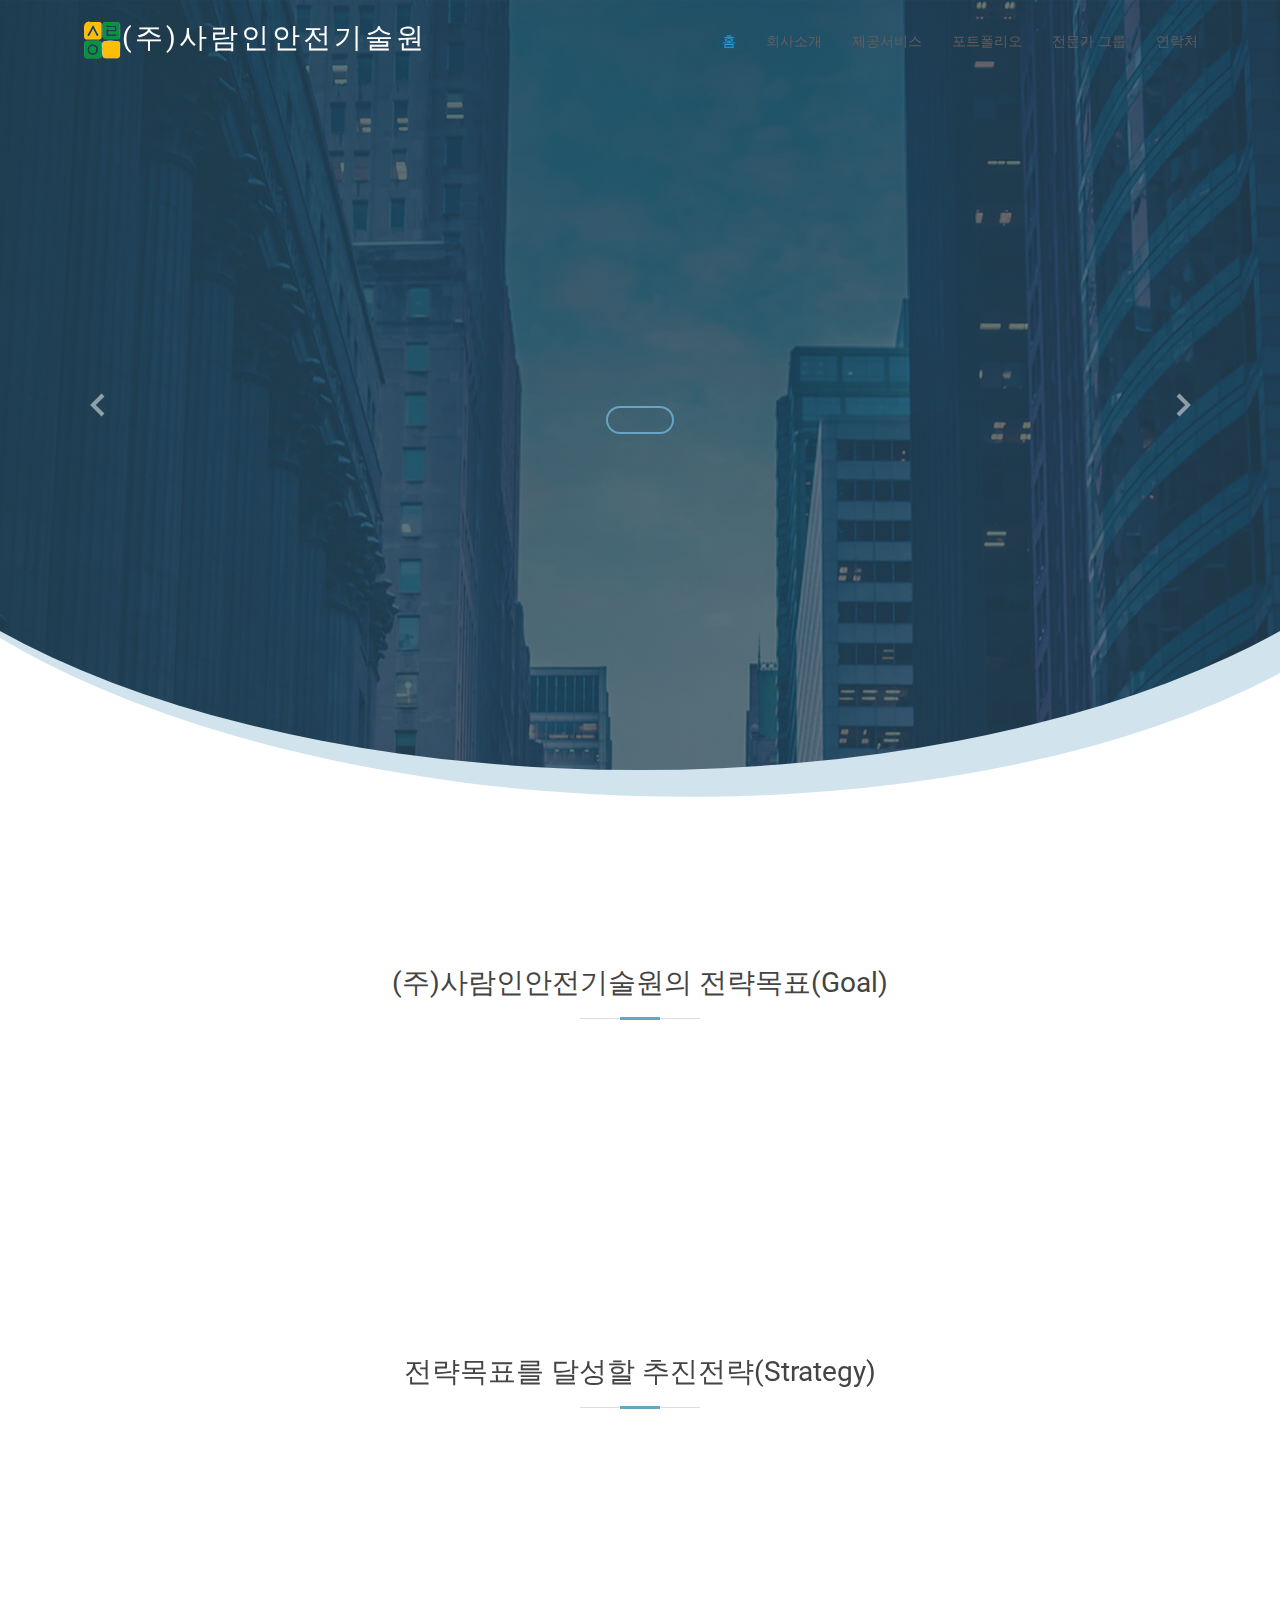
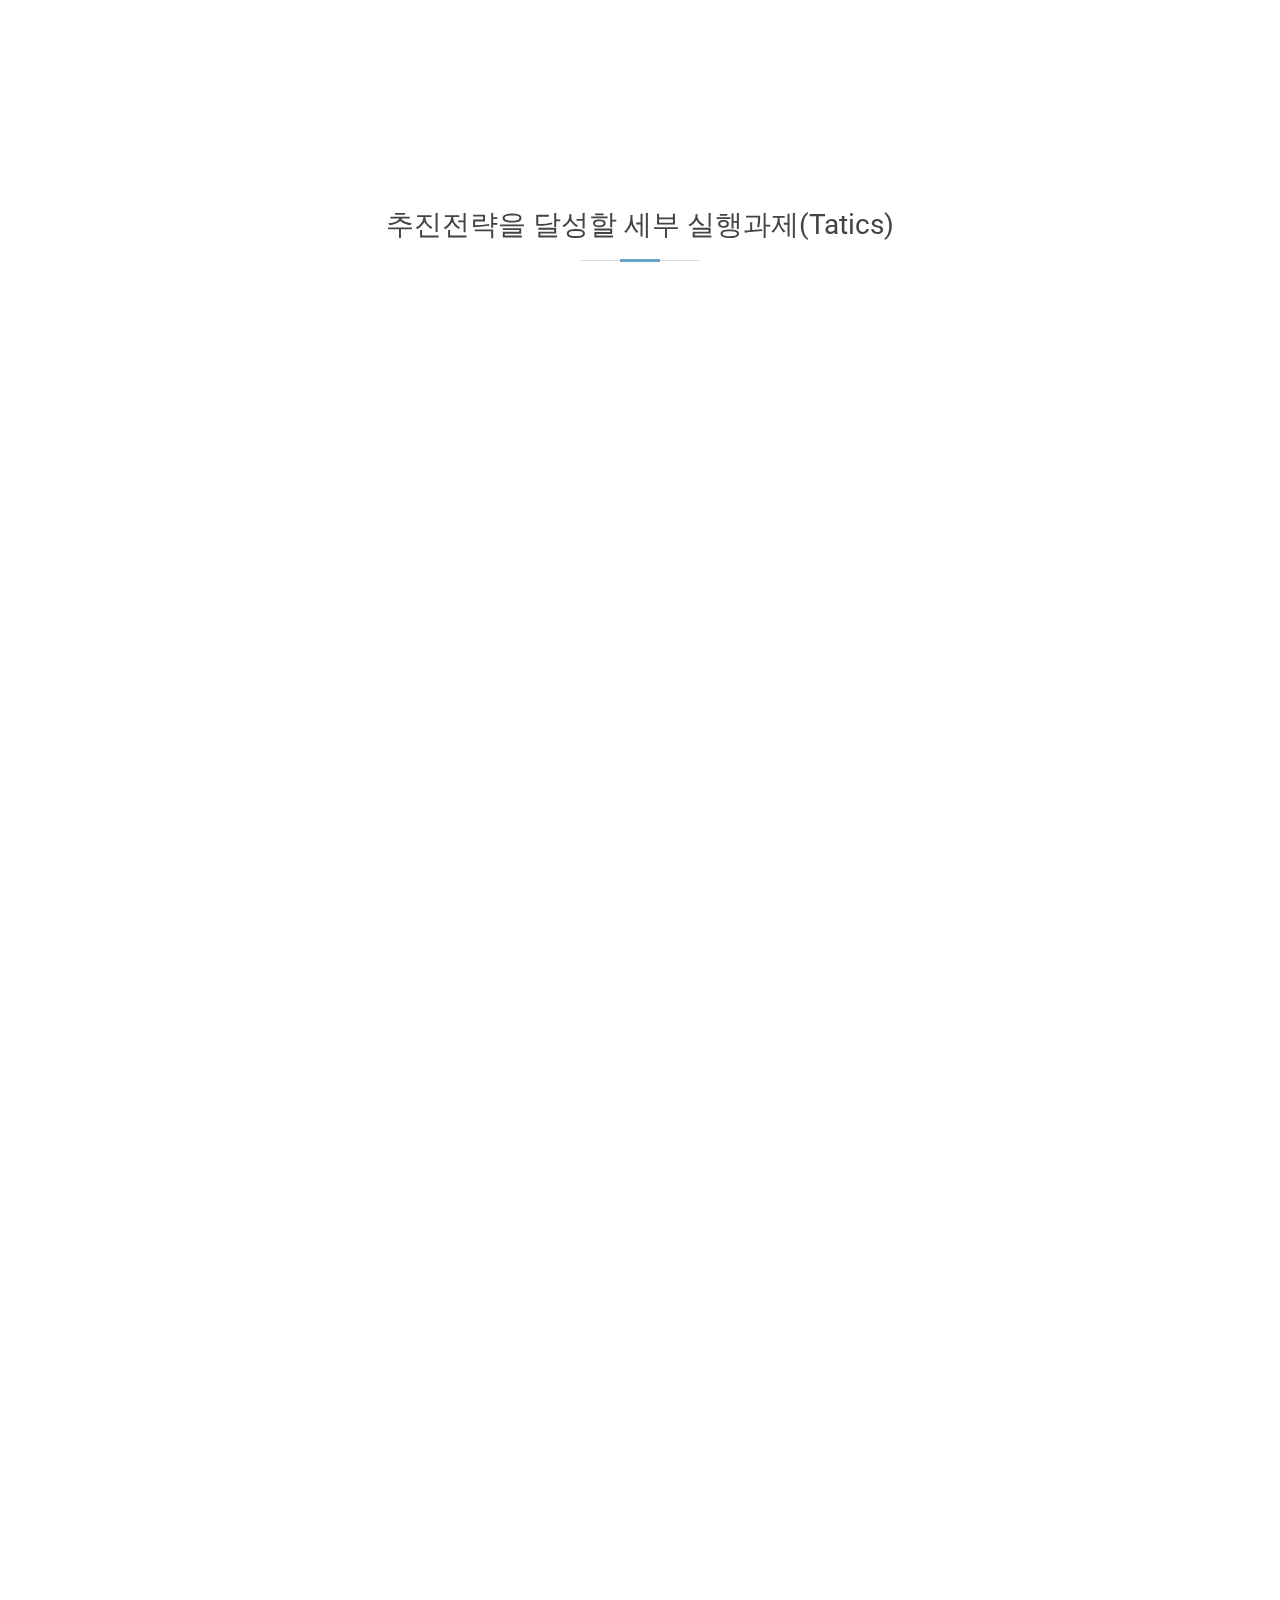
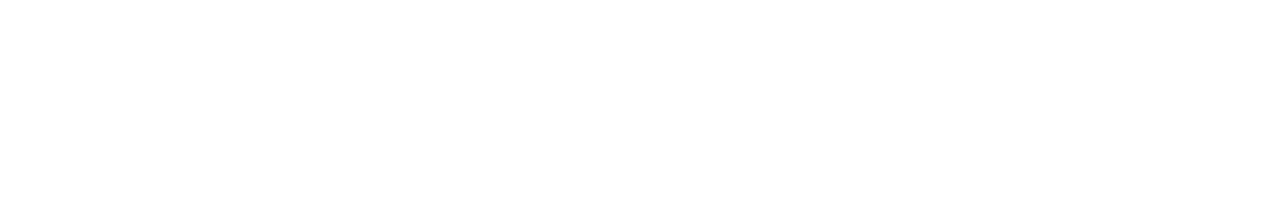
<file: index.html>
<!DOCTYPE html>
<html lang="ko">

<head>
  <meta charset="utf-8">
  <meta content="width=device-width, initial-scale=1.0" name="viewport">

  <title>(주)사람인안전기술원</title>
  <meta content="" name="description">
  <meta content="(주)사람인안전기술원, 공공기관 안전수준평가, kosha ms 컨설팅, 중대재해처벌법 신속 대응, 유해위험방지계획서, 안전관리계획서 기본안전보건대장, 설계안전보건대장, 공사안전보건대장, 안전보건대장, 사업장안전보건체계 구축, 건설재해예방기술지도, 전기공사, 소방공사, 정보통신공사 기술지도" name="keywords">

  <!-- Favicons -->
  <link href="assets/img/favicon.png" rel="icon">
  <link href="assets/img/apple-touch-icon.png" rel="apple-touch-icon">

  <!-- Google Fonts -->
  <link href="https://fonts.googleapis.com/css?family=Open+Sans:300,300i,400,400i,600,600i,700,700i|Roboto:300,300i,400,400i,500,500i,700,700i&display=swap" rel="stylesheet">

  <!-- Vendor CSS Files -->
  <link href="assets/vendor/animate.css/animate.min.css" rel="stylesheet">
  <link href="assets/vendor/aos/aos.css" rel="stylesheet">
  <link href="assets/vendor/bootstrap/css/bootstrap.min.css" rel="stylesheet">
  <link href="assets/vendor/bootstrap-icons/bootstrap-icons.css" rel="stylesheet">
  <link href="assets/vendor/boxicons/css/boxicons.min.css" rel="stylesheet">
  <link href="assets/vendor/glightbox/css/glightbox.min.css" rel="stylesheet">
  <link href="assets/vendor/swiper/swiper-bundle.min.css" rel="stylesheet">

  <!-- Template Main CSS File -->
  <link href="assets/css/style.css" rel="stylesheet">

  <!-- =======================================================
  * Template Name: Moderna - v4.3.0
  * Template URL: https://bootstrapmade.com/free-bootstrap-template-corporate-moderna/
  * Author: BootstrapMade.com
  * License: https://bootstrapmade.com/license/
  ======================================================== -->
</head>

<body>

  <!-- ======= Header ======= -->
  <header id="header" class="fixed-top d-flex align-items-center header-transparent">
    <div class="container d-flex justify-content-between align-items-center">

      <div class="logo">
        <h1 class="text-light"><a href="index.html"><img src="assets/img/logo.png" alt="" class="img-fluid"><span>(주)사람인안전기술원</span></a></h1>
        <!-- Uncomment below if you prefer to use an image logo -->
        <!-- <a href="index.html"><img src="assets/img/logo.png" alt="" class="img-fluid"></a>-->
      </div>

      <nav id="navbar" class="navbar">
        <ul>
          <li><a class="active " href="index.html">홈</a></li>
          <li><a href="about.html">회사소개</a></li>
          <li><a href="services.html">제공서비스</a></li>
          <li><a href="portfolio.html">포트폴리오</a></li>
          <li><a href="team.html">전문가 그룹</a></li>

        <!--
          <li class="dropdown"><a href="#"><span>Drop Down</span> <i class="bi bi-chevron-down"></i></a>
            <ul>
              <li><a href="#">Drop Down 1</a></li>
              <li class="dropdown"><a href="#"><span>Deep Drop Down</span> <i class="bi bi-chevron-right"></i></a>
                <ul>
                  <li><a href="#">Deep Drop Down 1</a></li>
                  <li><a href="#">Deep Drop Down 2</a></li>
                  <li><a href="#">Deep Drop Down 3</a></li>
                  <li><a href="#">Deep Drop Down 4</a></li>
                  <li><a href="#">Deep Drop Down 5</a></li>
                </ul>
              </li>
              <li><a href="#">Drop Down 2</a></li>
              <li><a href="#">Drop Down 3</a></li>
              <li><a href="#">Drop Down 4</a></li>
            </ul>
          </li>
        -->
          <li><a href="contact.html">연락처</a></li>
        </ul>
        <i class="bi bi-list mobile-nav-toggle"></i>
      </nav><!-- .navbar -->

    </div>
  </header><!-- End Header -->

  <!-- ======= Hero Section ======= -->
  <section id="hero" class="d-flex justify-cntent-center align-items-center">
    <div id="heroCarousel" class="container carousel carousel-fade" data-bs-ride="carousel" data-bs-interval="5000">

      <!-- Slide 1 -->
      <div class="carousel-item active">
        <div class="carousel-container">
          <h2 id="slide1_title" class="animate__animated animate__fadeInDown"></span></h2>
          <a href="" id="slide1_content" class="btn-get-started animate__animated animate__fadeInUp"></a>
        </div>
      </div>

      <!-- Slide 2 -->
      <div class="carousel-item">
        <div class="carousel-container">
          <h2 id="slide2_title" class="animate__animated animate__fadeInDown"></h2>
          <a href="" id="slide2_content" class="btn-get-started animate__animated animate__fadeInUp"></a>
        </div>
      </div>

      <!-- Slide 3 -->
      <div class="carousel-item">
        <div class="carousel-container">
          <h2 id="slide3_title" class="animate__animated animate__fadeInDown"></h2>
          <a href="" id="slide3_content" class="btn-get-started animate__animated animate__fadeInUp"></a>
        </div>
      </div>

      <a class="carousel-control-prev" href="#heroCarousel" role="button" data-bs-slide="prev">
        <span class="carousel-control-prev-icon bx bx-chevron-left" aria-hidden="true"></span>
      </a>

      <a class="carousel-control-next" href="#heroCarousel" role="button" data-bs-slide="next">
        <span class="carousel-control-next-icon bx bx-chevron-right" aria-hidden="true"></span>
      </a>

    </div>
  </section><!-- End Hero -->

  <main id="main">

<!-- ======= Features Section ======= -->
<section class="features">
  <div class="container">
    <p>
    <div class="section-title">
      <h2>(주)사람인안전기술원의 전략목표(Goal)</h2>
      <p></p>
      <p></p>
      <p></p>
    </div>
    </p> 
    <div class="row" data-aos="fade-up">
      <div class="col-md-5">
        <img src="assets/img/features-1.svg" class="img-fluid" alt="">
      </div>
      <div class="col-md-7 pt-4">
        <h3>Voluptatem dignissimos provident quasi corporis voluptates sit assumenda.</h3>
        <p class="fst-italic">
          Lorem ipsum dolor sit amet, consectetur adipiscing elit, sed do eiusmod tempor incididunt ut labore et dolore
          magna aliqua.
        </p>
        <ul>
          <li><i class="bi bi-check"></i> Ullamco laboris nisi ut aliquip ex ea commodo consequat.</li>
          <li><i class="bi bi-check"></i> Duis aute irure dolor in reprehenderit in voluptate velit.</li>
        </ul>
      </div>
    </div>
    <p>
    <div class="section-title">
      <h2>전략목표를 달성할 추진전략(Strategy)</h2>
      <p></p>
      <p></p>
      <p></p>
    </div>
    </p>
    <div class="row" data-aos="fade-up">
      <div class="col-md-5 order-1 order-md-2">
        <img src="assets/img/features-2.svg" class="img-fluid" alt="">
      </div>
      <div class="col-md-7 pt-5 order-2 order-md-1">
        <h3>Corporis temporibus maiores provident</h3>
        <p class="fst-italic">
          Lorem ipsum dolor sit amet, consectetur adipiscing elit, sed do eiusmod tempor incididunt ut labore et dolore
          magna aliqua.
        </p>
        <p>
          Ullamco laboris nisi ut aliquip ex ea commodo consequat. Duis aute irure dolor in reprehenderit in voluptate
          velit esse cillum dolore eu fugiat nulla pariatur. Excepteur sint occaecat cupidatat non proident, sunt in
          culpa qui officia deserunt mollit anim id est laborum
        </p>
      </div>
    </div>
    <p> 
    <div class="section-title">
      <h2>추진전략을 달성할 세부 실행과제(Tatics)</h2>
      <p></p>
      <p></p>      
    </div>
    </p>
    <div class="row" data-aos="fade-up">
      <div class="col-md-5">
        <img src="assets/img/why-us.png" class="img-fluid" alt="">
      </div>
      <div class="col-md-7 pt-5">
        <h3>Sunt consequatur ad ut est nulla consectetur reiciendis animi voluptas</h3>
        <p>Cupiditate placeat cupiditate placeat est ipsam culpa. Delectus quia minima quod. Sunt saepe odit aut quia voluptatem hic voluptas dolor doloremque.</p>
        <ul>
          <li><i class="bi bi-check"></i> Ullamco laboris nisi ut aliquip ex ea commodo consequat.</li>
          <li><i class="bi bi-check"></i> Duis aute irure dolor in reprehenderit in voluptate velit.</li>
          <li><i class="bi bi-check"></i> Facilis ut et voluptatem aperiam. Autem soluta ad fugiat.</li>
        </ul>
      </div>
    </div>

    <div class="row" data-aos="fade-up">
      <div class="col-md-5 order-1 order-md-2">
        <img src="assets/img/features-4.svg" class="img-fluid" alt="">
      </div>
      <div class="col-md-7 pt-5 order-2 order-md-1">
        <h3>Quas et necessitatibus eaque impedit ipsum animi consequatur incidunt in</h3>
        <p class="fst-italic">
          Lorem ipsum dolor sit amet, consectetur adipiscing elit, sed do eiusmod tempor incididunt ut labore et dolore
          magna aliqua.
        </p>
        <p>
          Ullamco laboris nisi ut aliquip ex ea commodo consequat. Duis aute irure dolor in reprehenderit in voluptate
          velit esse cillum dolore eu fugiat nulla pariatur. Excepteur sint occaecat cupidatat non proident, sunt in
          culpa qui officia deserunt mollit anim id est laborum
        </p>
      </div>
    </div>

  </div>
</section><!-- End Features Section -->

  </main><!-- End #main -->


  <!-- ======= Footer ======= -->
  <footer id="footer" data-aos="fade-up" data-aos-easing="ease-in-out" data-aos-duration="500">

    <div class="footer-top">
      <div class="container">
        <div class="row">
          <div class="col-lg-3 col-md-6 footer-links">
            <h4>산업안전보건법</h4>
            <ul>
              <li><i class="bx bx-chevron-right"></i> <a href="https://www.law.go.kr/LSW/lsSc.do?menuId=1&dt=20201211&query=%EC%82%B0%EC%97%85%EC%95%88%EC%A0%84%EB%B3%B4%EA%B1%B4%EB%B2%95&subMenuId=15#undefined">산업안전보건법</a></li>
              <li><i class="bx bx-chevron-right"></i> <a href="https://www.law.go.kr/%EB%B2%95%EB%A0%B9/%EC%82%B0%EC%97%85%EC%95%88%EC%A0%84%EB%B3%B4%EA%B1%B4%EB%B2%95%EC%8B%9C%ED%96%89%EB%A0%B9">같은법 시행령</a></li>
              <li><i class="bx bx-chevron-right"></i> <a href="https://www.law.go.kr/%EB%B2%95%EB%A0%B9/%EC%82%B0%EC%97%85%EC%95%88%EC%A0%84%EB%B3%B4%EA%B1%B4%EB%B2%95%EC%8B%9C%ED%96%89%EA%B7%9C%EC%B9%99">같은법 시행규칙</a></li>
              <li><i class="bx bx-chevron-right"></i> <a href="https://www.law.go.kr/LSW/lsInfoP.do?lsiSeq=233909&lsId=007364&chrClsCd=010202&urlMode=lsEfInfoR&viewCls=thdCmpNewScP&ancYnChk=0#0000">같은법 3단비교</a></li>
              <li><i class="bx bx-chevron-right"></i> <a href="https://www.law.go.kr/%EB%B2%95%EB%A0%B9/%EC%82%B0%EC%97%85%EC%95%88%EC%A0%84%EB%B3%B4%EA%B1%B4%EA%B8%B0%EC%A4%80%EC%97%90%EA%B4%80%ED%95%9C%EA%B7%9C%EC%B9%99">산업안전보건에관한규칙</a></li>
              <li><i class="bx bx-chevron-right"></i> <a href="https://law.go.kr/LSW/admRulInfoP.do?chrClsCd=010201&admRulSeq=2100000186506">산업안전보건관리비 계상 및 사용기준</a></li>
            </ul>
          </div>
      
          <div class="col-lg-3 col-md-6 footer-links">
            <h4>관련기관</h4>
            <ul>
              <li><i class="bx bx-chevron-right"></i> <a href="https://moel.go.kr/index.do">고용노동부</a></li>
              <li><i class="bx bx-chevron-right"></i> <a href="https://www.kosha.or.kr/kosha/index.do">한국산업안전보건공단</a></li>
              <li><i class="bx bx-chevron-right"></i> <a href="https://edu.kosha.or.kr/education/main.do">산업안전보건교육원</a></li>
              <li><i class="bx bx-chevron-right"></i> <a href="#">Marketing</a></li>
              <li><i class="bx bx-chevron-right"></i> <a href="#">Graphic Design</a></li>
            </ul>
          </div>
          <div class="col-lg-3 col-md-6 footer-links">
            <h4>Useful Links</h4>
            <ul>
              <li><i class="bx bx-chevron-right"></i> <a href="#">Home</a></li>
              <li><i class="bx bx-chevron-right"></i> <a href="#">About us</a></li>
              <li><i class="bx bx-chevron-right"></i> <a href="#">Services</a></li>
              <li><i class="bx bx-chevron-right"></i> <a href="#">Terms of service</a></li>
              <li><i class="bx bx-chevron-right"></i> <a href="#">Privacy policy</a></li>
            </ul>
          </div>
      
          <div class="col-lg-3 col-md-6 footer-links">
            <h4>관련기관</h4>
            <ul>
              <li><i class="bx bx-chevron-right"></i> <a href="http://www.molit.go.kr/portal.do">국토교통부</a></li>
              <li><i class="bx bx-chevron-right"></i> <a href="https://www.kalis.or.kr/index.do">국토안전관리원</a></li>
              <li><i class="bx bx-chevron-right"></i> <a href="https://www.csi.go.kr/index.do">건설공사 안전관리 종합정보망</a></li>
              <li><i class="bx bx-chevron-right"></i> <a href="#">Marketing</a></li>
              <li><i class="bx bx-chevron-right"></i> <a href="#">Graphic Design</a></li>
            </ul>
          </div>         
        </div>
      </div>
    </div>    

    <div class="container">
      <div class="copyright">
        &copy; Copyright <strong><span>(주)사람인안전기술원</span></strong>. All Rights Reserved
      </div>
      <div class="credits">
        <!-- All the links in the footer should remain intact. -->
        <!-- You can delete the links only if you purchased the pro version. -->
        <!-- Licensing information: https://bootstrapmade.com/license/ -->
        <!-- Purchase the pro version with working PHP/AJAX contact form: https://bootstrapmade.com/free-bootstrap-template-corporate-moderna/ -->
        <a href="https://bootstrapmade.com/">이 싸이트는 부트스트랩으로 제작되었습니다.</a>
      </div>
    </div>
  </footer><!-- End Footer -->

  <a href="#" class="back-to-top d-flex align-items-center justify-content-center"><i class="bi bi-arrow-up-short"></i></a>

  <!-- Vendor JS Files -->
  <script src="assets/vendor/aos/aos.js"></script>
  <script src="assets/vendor/bootstrap/js/bootstrap.bundle.min.js"></script>
  <script src="assets/vendor/glightbox/js/glightbox.min.js"></script>
  <script src="assets/vendor/isotope-layout/isotope.pkgd.min.js"></script>
  <script src="assets/vendor/php-email-form/validate.js"></script>
  <script src="assets/vendor/purecounter/purecounter.js"></script>
  <script src="assets/vendor/swiper/swiper-bundle.min.js"></script>
  <script src="assets/vendor/waypoints/noframework.waypoints.js"></script>

  <!-- Template Main JS File -->
  <script src="assets/js/main.js"></script>
  <script src="assets/js/home-sheet.js"></script>

</body>

</html>
</file>
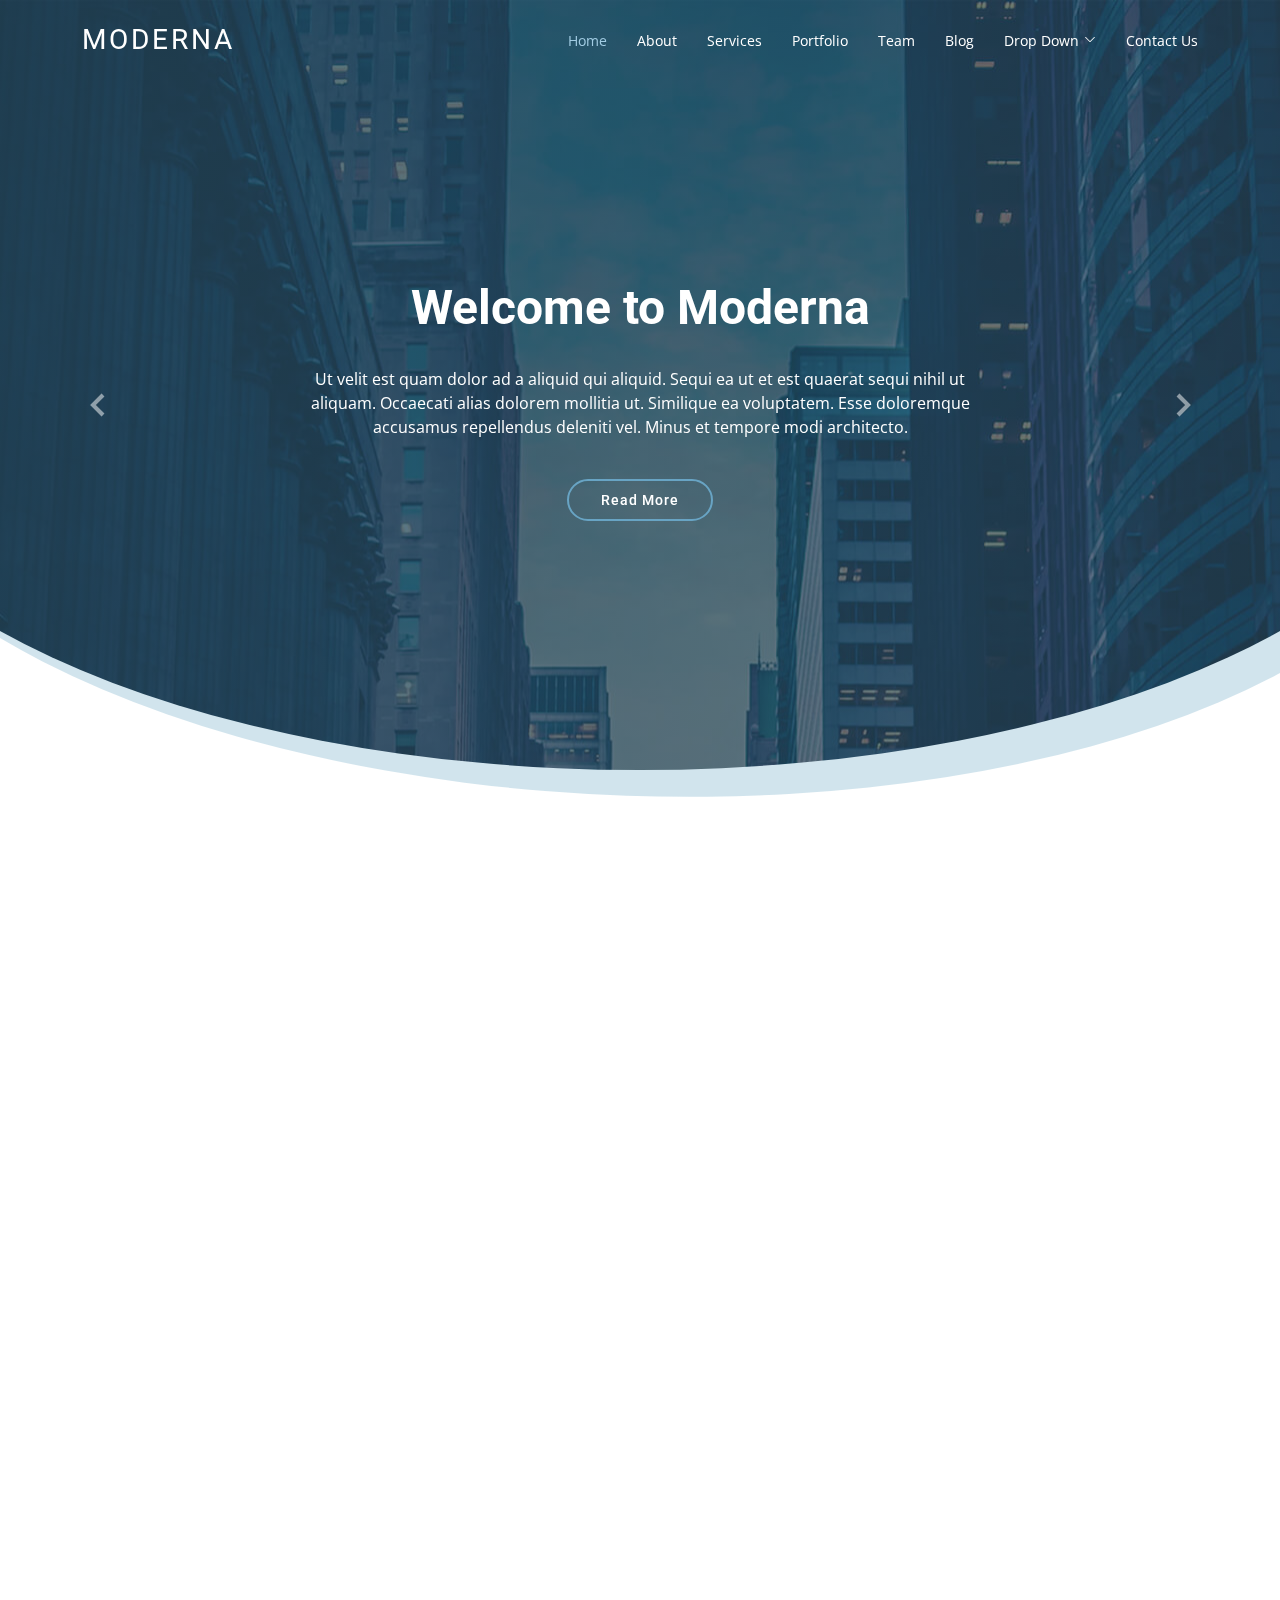
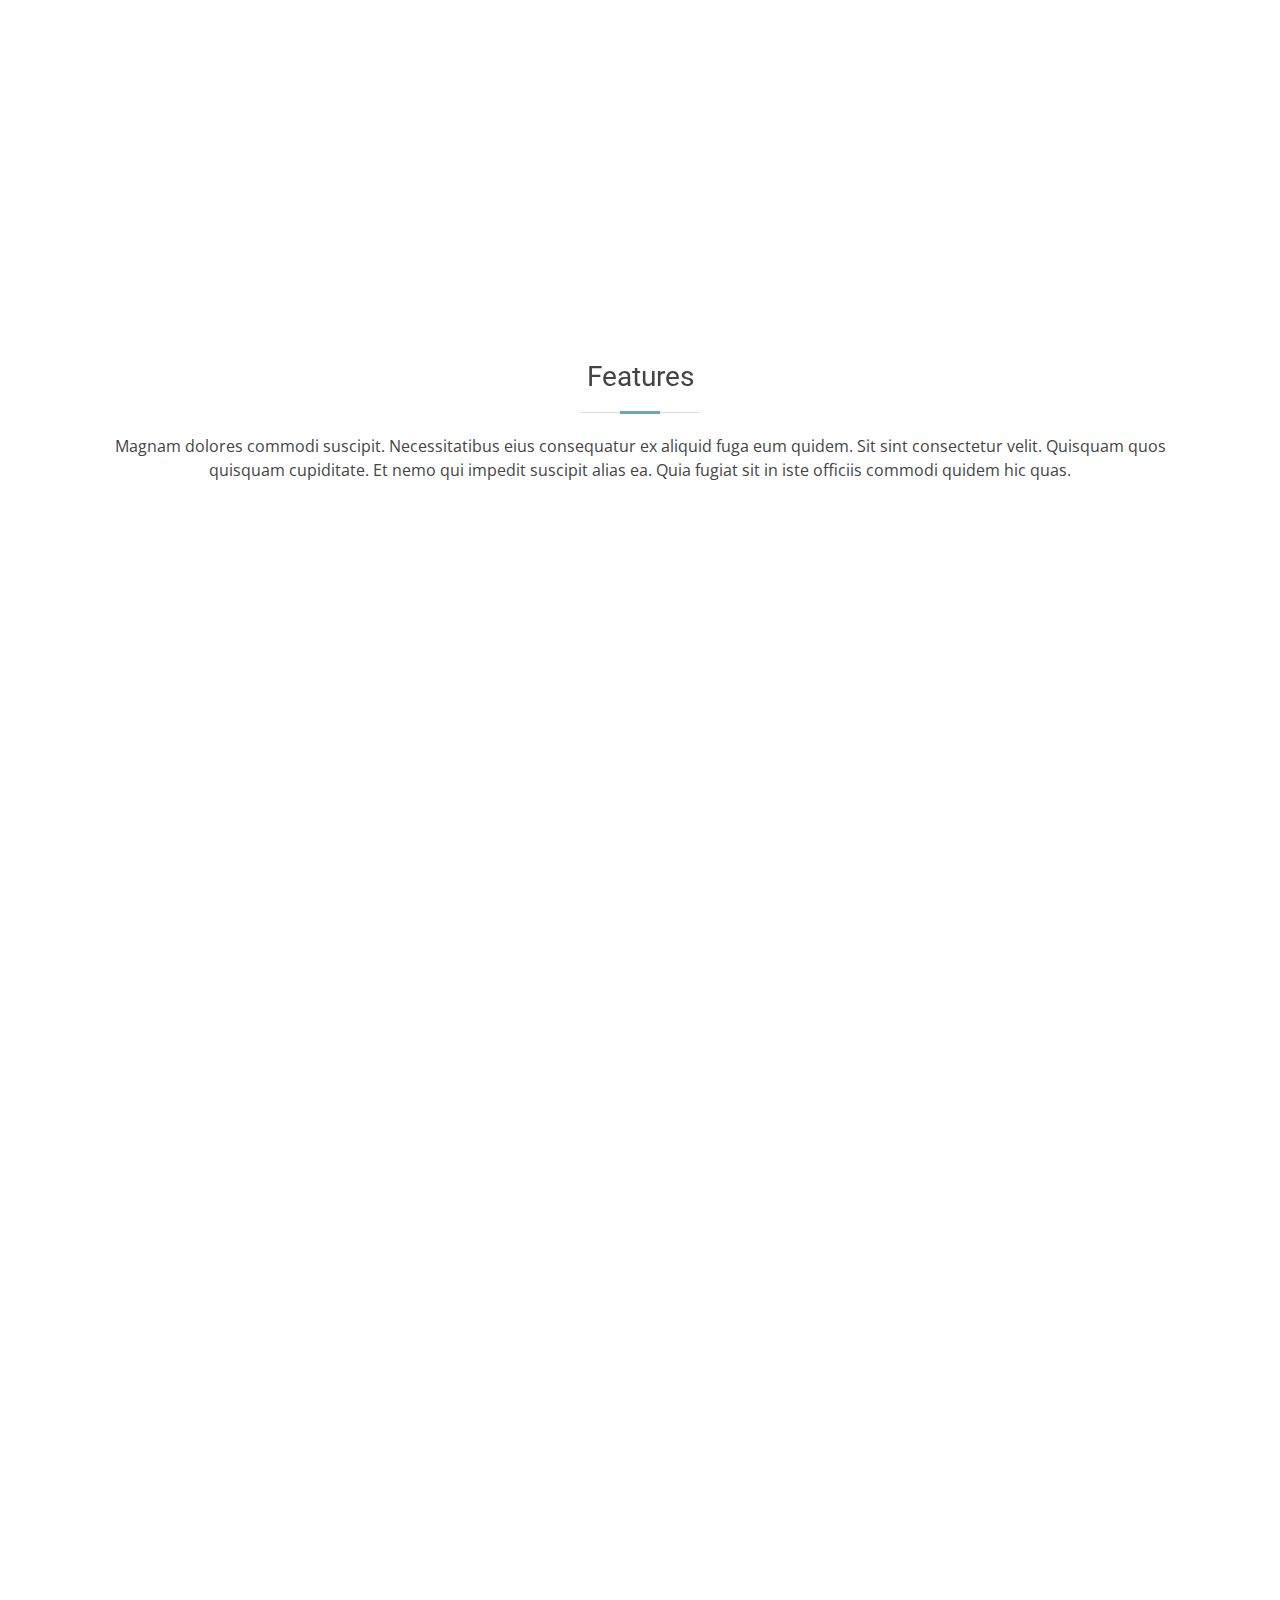
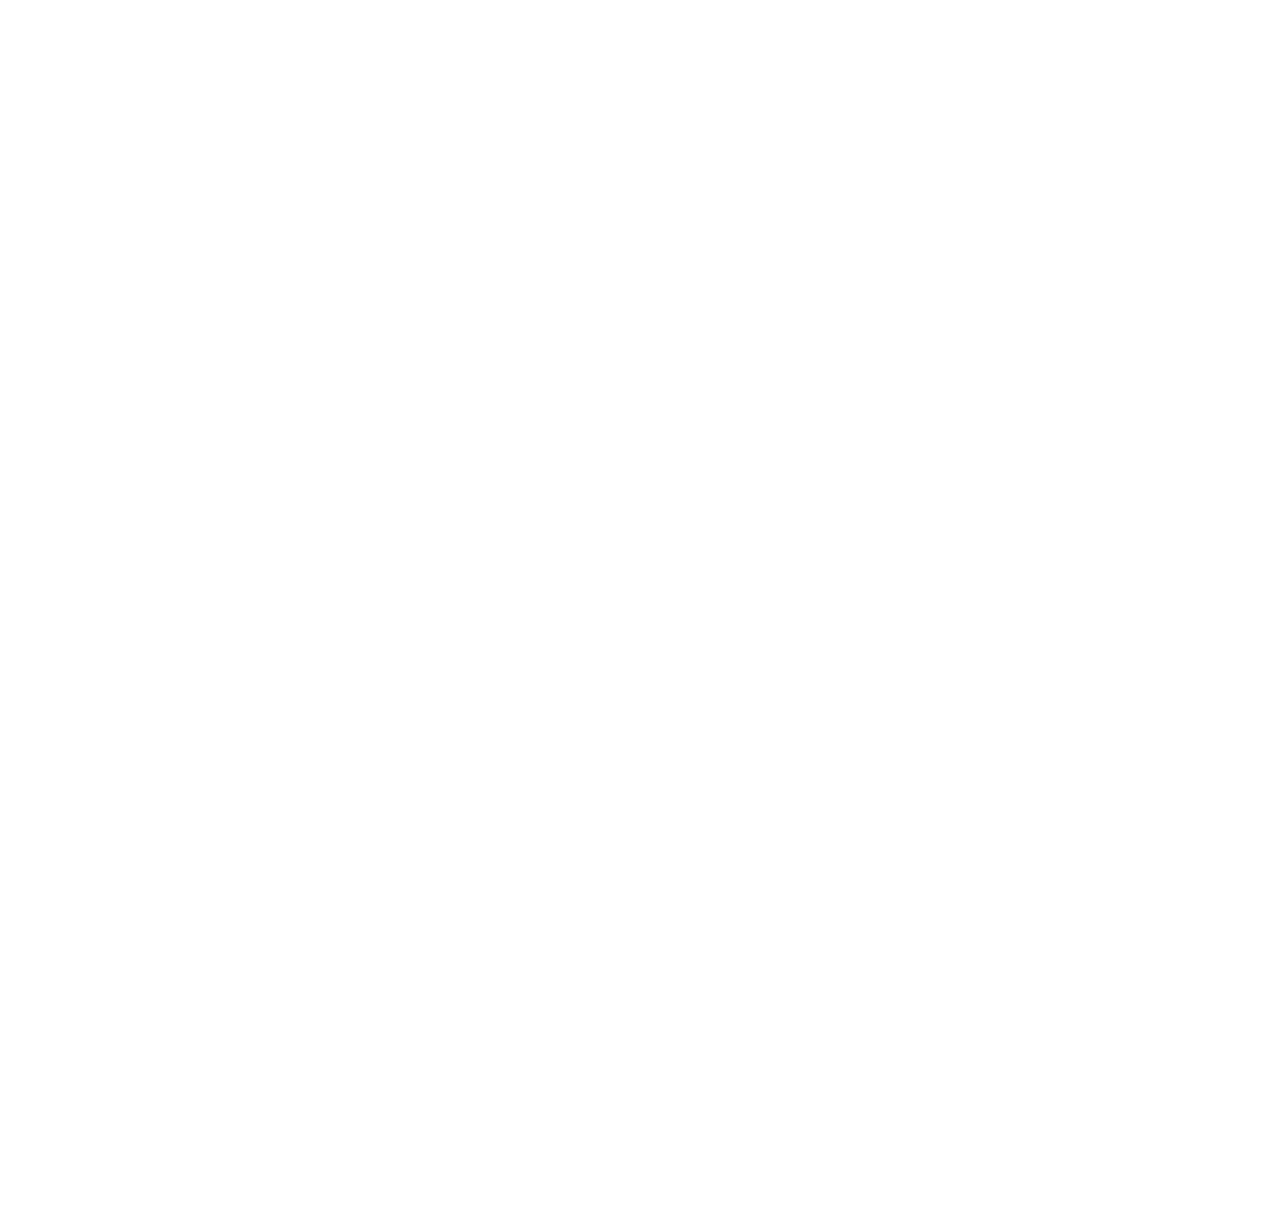
<file: Moderna/index.html>
<!DOCTYPE html>
<html lang="en">

<head>
  <meta charset="utf-8">
  <meta content="width=device-width, initial-scale=1.0" name="viewport">

  <title>Moderna Bootstrap Template - Index</title>
  <meta content="" name="description">
  <meta content="" name="keywords">

  <!-- Favicons -->
  <link href="assets/img/favicon.png" rel="icon">
  <link href="assets/img/apple-touch-icon.png" rel="apple-touch-icon">

  <!-- Google Fonts -->
  <link href="https://fonts.googleapis.com/css?family=Open+Sans:300,300i,400,400i,600,600i,700,700i|Roboto:300,300i,400,400i,500,500i,700,700i&display=swap" rel="stylesheet">

  <!-- Vendor CSS Files -->
  <link href="assets/vendor/animate.css/animate.min.css" rel="stylesheet">
  <link href="assets/vendor/aos/aos.css" rel="stylesheet">
  <link href="assets/vendor/bootstrap/css/bootstrap.min.css" rel="stylesheet">
  <link href="assets/vendor/bootstrap-icons/bootstrap-icons.css" rel="stylesheet">
  <link href="assets/vendor/boxicons/css/boxicons.min.css" rel="stylesheet">
  <link href="assets/vendor/glightbox/css/glightbox.min.css" rel="stylesheet">
  <link href="assets/vendor/swiper/swiper-bundle.min.css" rel="stylesheet">

  <!-- Template Main CSS File -->
  <link href="assets/css/style.css" rel="stylesheet">

  <!-- =======================================================
  * Template Name: Moderna - v4.3.0
  * Template URL: https://bootstrapmade.com/free-bootstrap-template-corporate-moderna/
  * Author: BootstrapMade.com
  * License: https://bootstrapmade.com/license/
  ======================================================== -->
</head>

<body>

  <!-- ======= Header ======= -->
  <header id="header" class="fixed-top d-flex align-items-center header-transparent">
    <div class="container d-flex justify-content-between align-items-center">

      <div class="logo">
        <h1 class="text-light"><a href="index.html"><span>Moderna</span></a></h1>
        <!-- Uncomment below if you prefer to use an image logo -->
        <!-- <a href="index.html"><img src="assets/img/logo.png" alt="" class="img-fluid"></a>-->
      </div>

      <nav id="navbar" class="navbar">
        <ul>
          <li><a class="active " href="index.html">Home</a></li>
          <li><a href="about.html">About</a></li>
          <li><a href="services.html">Services</a></li>
          <li><a href="portfolio.html">Portfolio</a></li>
          <li><a href="team.html">Team</a></li>
          <li><a href="blog.html">Blog</a></li>
          <li class="dropdown"><a href="#"><span>Drop Down</span> <i class="bi bi-chevron-down"></i></a>
            <ul>
              <li><a href="#">Drop Down 1</a></li>
              <li class="dropdown"><a href="#"><span>Deep Drop Down</span> <i class="bi bi-chevron-right"></i></a>
                <ul>
                  <li><a href="#">Deep Drop Down 1</a></li>
                  <li><a href="#">Deep Drop Down 2</a></li>
                  <li><a href="#">Deep Drop Down 3</a></li>
                  <li><a href="#">Deep Drop Down 4</a></li>
                  <li><a href="#">Deep Drop Down 5</a></li>
                </ul>
              </li>
              <li><a href="#">Drop Down 2</a></li>
              <li><a href="#">Drop Down 3</a></li>
              <li><a href="#">Drop Down 4</a></li>
            </ul>
          </li>
          <li><a href="contact.html">Contact Us</a></li>
        </ul>
        <i class="bi bi-list mobile-nav-toggle"></i>
      </nav><!-- .navbar -->

    </div>
  </header><!-- End Header -->

  <!-- ======= Hero Section ======= -->
  <section id="hero" class="d-flex justify-cntent-center align-items-center">
    <div id="heroCarousel" class="container carousel carousel-fade" data-bs-ride="carousel" data-bs-interval="5000">

      <!-- Slide 1 -->
      <div class="carousel-item active">
        <div class="carousel-container">
          <h2 class="animate__animated animate__fadeInDown">Welcome to <span>Moderna</span></h2>
          <p class="animate__animated animate__fadeInUp">Ut velit est quam dolor ad a aliquid qui aliquid. Sequi ea ut et est quaerat sequi nihil ut aliquam. Occaecati alias dolorem mollitia ut. Similique ea voluptatem. Esse doloremque accusamus repellendus deleniti vel. Minus et tempore modi architecto.</p>
          <a href="" class="btn-get-started animate__animated animate__fadeInUp">Read More</a>
        </div>
      </div>

      <!-- Slide 2 -->
      <div class="carousel-item">
        <div class="carousel-container">
          <h2 class="animate__animated animate__fadeInDown">Lorem Ipsum Dolor</h2>
          <p class="animate__animated animate__fadeInUp">Ut velit est quam dolor ad a aliquid qui aliquid. Sequi ea ut et est quaerat sequi nihil ut aliquam. Occaecati alias dolorem mollitia ut. Similique ea voluptatem. Esse doloremque accusamus repellendus deleniti vel. Minus et tempore modi architecto.</p>
          <a href="" class="btn-get-started animate__animated animate__fadeInUp">Read More</a>
        </div>
      </div>

      <!-- Slide 3 -->
      <div class="carousel-item">
        <div class="carousel-container">
          <h2 class="animate__animated animate__fadeInDown">Sequi ea ut et est quaerat</h2>
          <p class="animate__animated animate__fadeInUp">Ut velit est quam dolor ad a aliquid qui aliquid. Sequi ea ut et est quaerat sequi nihil ut aliquam. Occaecati alias dolorem mollitia ut. Similique ea voluptatem. Esse doloremque accusamus repellendus deleniti vel. Minus et tempore modi architecto.</p>
          <a href="" class="btn-get-started animate__animated animate__fadeInUp">Read More</a>
        </div>
      </div>

      <a class="carousel-control-prev" href="#heroCarousel" role="button" data-bs-slide="prev">
        <span class="carousel-control-prev-icon bx bx-chevron-left" aria-hidden="true"></span>
      </a>

      <a class="carousel-control-next" href="#heroCarousel" role="button" data-bs-slide="next">
        <span class="carousel-control-next-icon bx bx-chevron-right" aria-hidden="true"></span>
      </a>

    </div>
  </section><!-- End Hero -->

  <main id="main">

    <!-- ======= Services Section ======= -->
    <section class="services">
      <div class="container">

        <div class="row">
          <div class="col-md-6 col-lg-3 d-flex align-items-stretch" data-aos="fade-up">
            <div class="icon-box icon-box-pink">
              <div class="icon"><i class="bx bxl-dribbble"></i></div>
              <h4 class="title"><a href="">Lorem Ipsum</a></h4>
              <p class="description">Voluptatum deleniti atque corrupti quos dolores et quas molestias excepturi sint occaecati cupiditate non provident</p>
            </div>
          </div>

          <div class="col-md-6 col-lg-3 d-flex align-items-stretch" data-aos="fade-up" data-aos-delay="100">
            <div class="icon-box icon-box-cyan">
              <div class="icon"><i class="bx bx-file"></i></div>
              <h4 class="title"><a href="">Sed ut perspiciatis</a></h4>
              <p class="description">Duis aute irure dolor in reprehenderit in voluptate velit esse cillum dolore eu fugiat nulla pariatur</p>
            </div>
          </div>

          <div class="col-md-6 col-lg-3 d-flex align-items-stretch" data-aos="fade-up" data-aos-delay="200">
            <div class="icon-box icon-box-green">
              <div class="icon"><i class="bx bx-tachometer"></i></div>
              <h4 class="title"><a href="">Magni Dolores</a></h4>
              <p class="description">Excepteur sint occaecat cupidatat non proident, sunt in culpa qui officia deserunt mollit anim id est laborum</p>
            </div>
          </div>

          <div class="col-md-6 col-lg-3 d-flex align-items-stretch" data-aos="fade-up" data-aos-delay="200">
            <div class="icon-box icon-box-blue">
              <div class="icon"><i class="bx bx-world"></i></div>
              <h4 class="title"><a href="">Nemo Enim</a></h4>
              <p class="description">At vero eos et accusamus et iusto odio dignissimos ducimus qui blanditiis praesentium voluptatum deleniti atque</p>
            </div>
          </div>

        </div>

      </div>
    </section><!-- End Services Section -->

    <!-- ======= Why Us Section ======= -->
    <section class="why-us section-bg" data-aos="fade-up" date-aos-delay="200">
      <div class="container">

        <div class="row">
          <div class="col-lg-6 video-box">
            <img src="assets/img/why-us.jpg" class="img-fluid" alt="">
            <a href="https://www.youtube.com/watch?v=jDDaplaOz7Q" class="venobox play-btn mb-4" data-vbtype="video" data-autoplay="true"></a>
          </div>

          <div class="col-lg-6 d-flex flex-column justify-content-center p-5">

            <div class="icon-box">
              <div class="icon"><i class="bx bx-fingerprint"></i></div>
              <h4 class="title"><a href="">Lorem Ipsum</a></h4>
              <p class="description">Voluptatum deleniti atque corrupti quos dolores et quas molestias excepturi sint occaecati cupiditate non provident</p>
            </div>

            <div class="icon-box">
              <div class="icon"><i class="bx bx-gift"></i></div>
              <h4 class="title"><a href="">Nemo Enim</a></h4>
              <p class="description">At vero eos et accusamus et iusto odio dignissimos ducimus qui blanditiis praesentium voluptatum deleniti atque</p>
            </div>

          </div>
        </div>

      </div>
    </section><!-- End Why Us Section -->

    <!-- ======= Features Section ======= -->
    <section class="features">
      <div class="container">

        <div class="section-title">
          <h2>Features</h2>
          <p>Magnam dolores commodi suscipit. Necessitatibus eius consequatur ex aliquid fuga eum quidem. Sit sint consectetur velit. Quisquam quos quisquam cupiditate. Et nemo qui impedit suscipit alias ea. Quia fugiat sit in iste officiis commodi quidem hic quas.</p>
        </div>

        <div class="row" data-aos="fade-up">
          <div class="col-md-5">
            <img src="assets/img/features-1.svg" class="img-fluid" alt="">
          </div>
          <div class="col-md-7 pt-4">
            <h3>Voluptatem dignissimos provident quasi corporis voluptates sit assumenda.</h3>
            <p class="fst-italic">
              Lorem ipsum dolor sit amet, consectetur adipiscing elit, sed do eiusmod tempor incididunt ut labore et dolore
              magna aliqua.
            </p>
            <ul>
              <li><i class="bi bi-check"></i> Ullamco laboris nisi ut aliquip ex ea commodo consequat.</li>
              <li><i class="bi bi-check"></i> Duis aute irure dolor in reprehenderit in voluptate velit.</li>
            </ul>
          </div>
        </div>

        <div class="row" data-aos="fade-up">
          <div class="col-md-5 order-1 order-md-2">
            <img src="assets/img/features-2.svg" class="img-fluid" alt="">
          </div>
          <div class="col-md-7 pt-5 order-2 order-md-1">
            <h3>Corporis temporibus maiores provident</h3>
            <p class="fst-italic">
              Lorem ipsum dolor sit amet, consectetur adipiscing elit, sed do eiusmod tempor incididunt ut labore et dolore
              magna aliqua.
            </p>
            <p>
              Ullamco laboris nisi ut aliquip ex ea commodo consequat. Duis aute irure dolor in reprehenderit in voluptate
              velit esse cillum dolore eu fugiat nulla pariatur. Excepteur sint occaecat cupidatat non proident, sunt in
              culpa qui officia deserunt mollit anim id est laborum
            </p>
          </div>
        </div>

        <div class="row" data-aos="fade-up">
          <div class="col-md-5">
            <img src="assets/img/features-3.svg" class="img-fluid" alt="">
          </div>
          <div class="col-md-7 pt-5">
            <h3>Sunt consequatur ad ut est nulla consectetur reiciendis animi voluptas</h3>
            <p>Cupiditate placeat cupiditate placeat est ipsam culpa. Delectus quia minima quod. Sunt saepe odit aut quia voluptatem hic voluptas dolor doloremque.</p>
            <ul>
              <li><i class="bi bi-check"></i> Ullamco laboris nisi ut aliquip ex ea commodo consequat.</li>
              <li><i class="bi bi-check"></i> Duis aute irure dolor in reprehenderit in voluptate velit.</li>
              <li><i class="bi bi-check"></i> Facilis ut et voluptatem aperiam. Autem soluta ad fugiat.</li>
            </ul>
          </div>
        </div>

        <div class="row" data-aos="fade-up">
          <div class="col-md-5 order-1 order-md-2">
            <img src="assets/img/features-4.svg" class="img-fluid" alt="">
          </div>
          <div class="col-md-7 pt-5 order-2 order-md-1">
            <h3>Quas et necessitatibus eaque impedit ipsum animi consequatur incidunt in</h3>
            <p class="fst-italic">
              Lorem ipsum dolor sit amet, consectetur adipiscing elit, sed do eiusmod tempor incididunt ut labore et dolore
              magna aliqua.
            </p>
            <p>
              Ullamco laboris nisi ut aliquip ex ea commodo consequat. Duis aute irure dolor in reprehenderit in voluptate
              velit esse cillum dolore eu fugiat nulla pariatur. Excepteur sint occaecat cupidatat non proident, sunt in
              culpa qui officia deserunt mollit anim id est laborum
            </p>
          </div>
        </div>

      </div>
    </section><!-- End Features Section -->

  </main><!-- End #main -->

  <!-- ======= Footer ======= -->
  <footer id="footer" data-aos="fade-up" data-aos-easing="ease-in-out" data-aos-duration="500">

    <div class="footer-newsletter">
      <div class="container">
        <div class="row">
          <div class="col-lg-6">
            <h4>Our Newsletter</h4>
            <p>Tamen quem nulla quae legam multos aute sint culpa legam noster magna</p>
          </div>
          <div class="col-lg-6">
            <form action="" method="post">
              <input type="email" name="email"><input type="submit" value="Subscribe">
            </form>
          </div>
        </div>
      </div>
    </div>

    <div class="footer-top">
      <div class="container">
        <div class="row">

          <div class="col-lg-3 col-md-6 footer-links">
            <h4>Useful Links</h4>
            <ul>
              <li><i class="bx bx-chevron-right"></i> <a href="#">Home</a></li>
              <li><i class="bx bx-chevron-right"></i> <a href="#">About us</a></li>
              <li><i class="bx bx-chevron-right"></i> <a href="#">Services</a></li>
              <li><i class="bx bx-chevron-right"></i> <a href="#">Terms of service</a></li>
              <li><i class="bx bx-chevron-right"></i> <a href="#">Privacy policy</a></li>
            </ul>
          </div>

          <div class="col-lg-3 col-md-6 footer-links">
            <h4>Our Services</h4>
            <ul>
              <li><i class="bx bx-chevron-right"></i> <a href="#">Web Design</a></li>
              <li><i class="bx bx-chevron-right"></i> <a href="#">Web Development</a></li>
              <li><i class="bx bx-chevron-right"></i> <a href="#">Product Management</a></li>
              <li><i class="bx bx-chevron-right"></i> <a href="#">Marketing</a></li>
              <li><i class="bx bx-chevron-right"></i> <a href="#">Graphic Design</a></li>
            </ul>
          </div>

          <div class="col-lg-3 col-md-6 footer-contact">
            <h4>Contact Us</h4>
            <p>
              A108 Adam Street <br>
              New York, NY 535022<br>
              United States <br><br>
              <strong>Phone:</strong> +1 5589 55488 55<br>
              <strong>Email:</strong> info@example.com<br>
            </p>

          </div>

          <div class="col-lg-3 col-md-6 footer-info">
            <h3>About Moderna</h3>
            <p>Cras fermentum odio eu feugiat lide par naso tierra. Justo eget nada terra videa magna derita valies darta donna mare fermentum iaculis eu non diam phasellus.</p>
            <div class="social-links mt-3">
              <a href="#" class="twitter"><i class="bx bxl-twitter"></i></a>
              <a href="#" class="facebook"><i class="bx bxl-facebook"></i></a>
              <a href="#" class="instagram"><i class="bx bxl-instagram"></i></a>
              <a href="#" class="linkedin"><i class="bx bxl-linkedin"></i></a>
            </div>
          </div>

        </div>
      </div>
    </div>

    <div class="container">
      <div class="copyright">
        &copy; Copyright <strong><span>Moderna</span></strong>. All Rights Reserved
      </div>
      <div class="credits">
        <!-- All the links in the footer should remain intact. -->
        <!-- You can delete the links only if you purchased the pro version. -->
        <!-- Licensing information: https://bootstrapmade.com/license/ -->
        <!-- Purchase the pro version with working PHP/AJAX contact form: https://bootstrapmade.com/free-bootstrap-template-corporate-moderna/ -->
        Designed by <a href="https://bootstrapmade.com/">BootstrapMade</a>
      </div>
    </div>
  </footer><!-- End Footer -->

  <a href="#" class="back-to-top d-flex align-items-center justify-content-center"><i class="bi bi-arrow-up-short"></i></a>

  <!-- Vendor JS Files -->
  <script src="assets/vendor/aos/aos.js"></script>
  <script src="assets/vendor/bootstrap/js/bootstrap.bundle.min.js"></script>
  <script src="assets/vendor/glightbox/js/glightbox.min.js"></script>
  <script src="assets/vendor/isotope-layout/isotope.pkgd.min.js"></script>
  <script src="assets/vendor/php-email-form/validate.js"></script>
  <script src="assets/vendor/purecounter/purecounter.js"></script>
  <script src="assets/vendor/swiper/swiper-bundle.min.js"></script>
  <script src="assets/vendor/waypoints/noframework.waypoints.js"></script>

  <!-- Template Main JS File -->
  <script src="assets/js/main.js"></script>

</body>

</html>
</file>
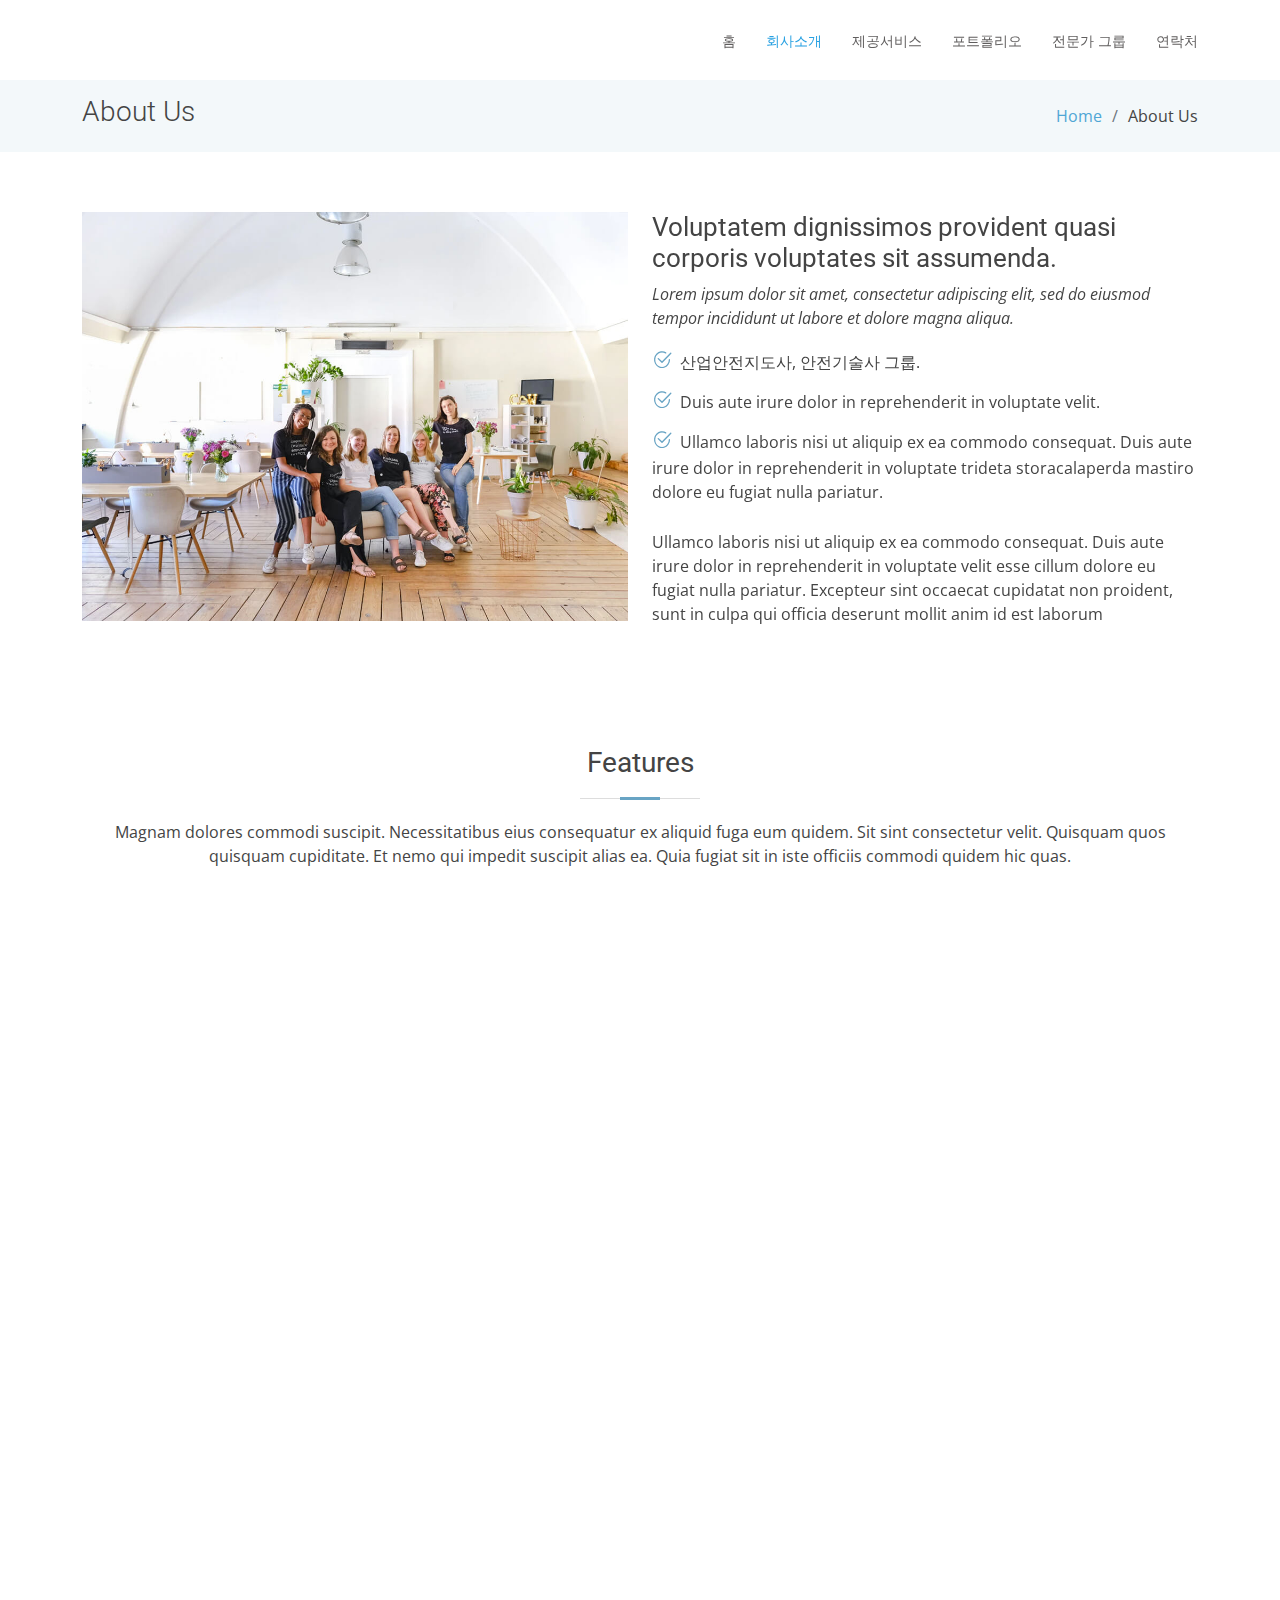
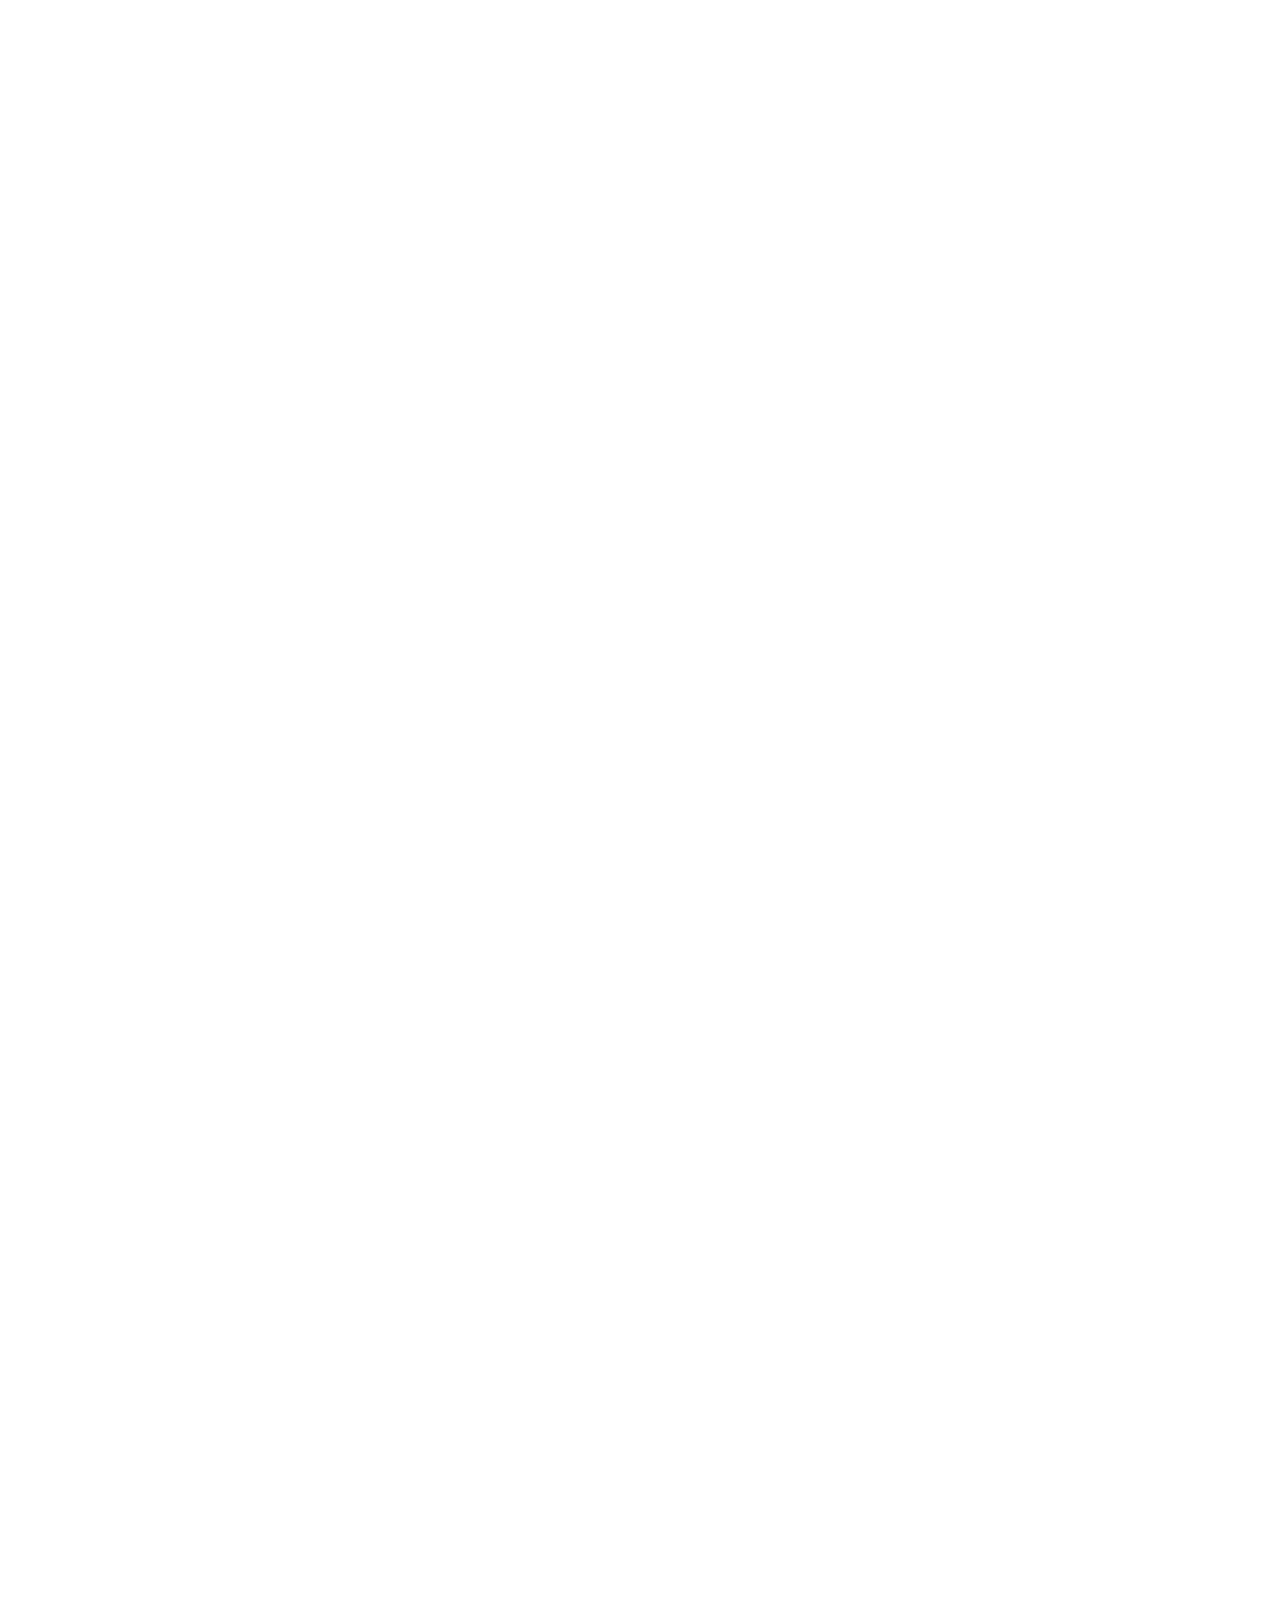
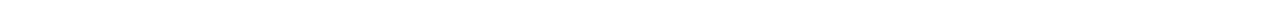
<file: about.html>
<!DOCTYPE html>
<html lang="ko">

<head>
  <meta charset="utf-8">
  <meta content="width=device-width, initial-scale=1.0" name="viewport">

  <title>사람인안전기술단, 공공기관 안전수준평가, kosha ms 컨설팅, 중대재해처벌법 신속 대응, 유해위험방지계획서, 안전관리계획서 기본안전보건대장, 설계안전보건대장, 공사안전보건대장, 안전보건대장, 사업장안전보건체계 구축, 건설재해예방기술지도, 전기공사, 소방공사, 정보통신공사 기술지도</title>
  <meta content="" name="description">
  <meta content="" name="keywords">

  <!-- Favicons -->
  <link href="assets/img/favicon.png" rel="icon">
  <link href="assets/img/apple-touch-icon.png" rel="apple-touch-icon">

  <!-- Google Fonts -->
  <link href="https://fonts.googleapis.com/css?family=Open+Sans:300,300i,400,400i,600,600i,700,700i|Roboto:300,300i,400,400i,500,500i,700,700i&display=swap" rel="stylesheet">

  <!-- Vendor CSS Files -->
  <link href="assets/vendor/animate.css/animate.min.css" rel="stylesheet">
  <link href="assets/vendor/aos/aos.css" rel="stylesheet">
  <link href="assets/vendor/bootstrap/css/bootstrap.min.css" rel="stylesheet">
  <link href="assets/vendor/bootstrap-icons/bootstrap-icons.css" rel="stylesheet">
  <link href="assets/vendor/boxicons/css/boxicons.min.css" rel="stylesheet">
  <link href="assets/vendor/glightbox/css/glightbox.min.css" rel="stylesheet">
  <link href="assets/vendor/swiper/swiper-bundle.min.css" rel="stylesheet">

  <!-- Template Main CSS File -->
  <link href="assets/css/style.css" rel="stylesheet">

  <!-- =======================================================
  * Template Name: Moderna - v4.3.0
  * Template URL: https://bootstrapmade.com/free-bootstrap-template-corporate-moderna/
  * Author: BootstrapMade.com
  * License: https://bootstrapmade.com/license/
  ======================================================== -->
</head>

<body>

  <!-- ======= Header ======= -->
  <header id="header" class="fixed-top d-flex align-items-center header-transparent">
    <div class="container d-flex justify-content-between align-items-center">

      <div class="logo">
        <h1 class="text-light"><a href="index.html"><span>사람인안전기술단</span></a></h1>
        <!-- Uncomment below if you prefer to use an image logo -->
        <!-- <a href="index.html"><img src="assets/img/logo.png" alt="" class="img-fluid"></a>-->
      </div>

      <nav id="navbar" class="navbar">
        <ul>
          <li><a href="index.html">홈</a></li>
          <li><a class="active " href="about.html">회사소개</a></li>
          <li><a href="services.html">제공서비스</a></li>
          <li><a href="portfolio.html">포트폴리오</a></li>
          <li><a href="team.html">전문가 그룹</a></li>
          
          <li><a href="contact.html">연락처</a></li>
        </ul>
        <i class="bi bi-list mobile-nav-toggle"></i>
      </nav><!-- .navbar -->

    </div>
  </header><!-- End Header -->

  <main id="main">

    <!-- ======= About Us Section ======= -->
    <section class="breadcrumbs">
      <div class="container">

        <div class="d-flex justify-content-between align-items-center">
          <h2>About Us</h2>
          <ol>
            <li><a href="index.html">Home</a></li>
            <li>About Us</li>
          </ol>
        </div>

      </div>
    </section><!-- End About Us Section -->

    <!-- ======= About Section ======= -->
    <section class="about" data-aos="fade-up">
      <div class="container">

        <div class="row">
          <div class="col-lg-6">
            <img src="assets/img/about.jpg" class="img-fluid" alt="">
          </div>
          <div class="col-lg-6 pt-4 pt-lg-0">
            <h3>Voluptatem dignissimos provident quasi corporis voluptates sit assumenda.</h3>
            <p class="fst-italic">
              Lorem ipsum dolor sit amet, consectetur adipiscing elit, sed do eiusmod tempor incididunt ut labore et dolore
              magna aliqua.
            </p>
            <ul>
              <li><i class="bi bi-check2-circle"></i> 산업안전지도사, 안전기술사 그룹.</li>
              <li><i class="bi bi-check2-circle"></i> Duis aute irure dolor in reprehenderit in voluptate velit.</li>
              <li><i class="bi bi-check2-circle"></i> Ullamco laboris nisi ut aliquip ex ea commodo consequat. Duis aute irure dolor in reprehenderit in voluptate trideta storacalaperda mastiro dolore eu fugiat nulla pariatur.</li>
            </ul>
            <p>
              Ullamco laboris nisi ut aliquip ex ea commodo consequat. Duis aute irure dolor in reprehenderit in voluptate
              velit esse cillum dolore eu fugiat nulla pariatur. Excepteur sint occaecat cupidatat non proident, sunt in
              culpa qui officia deserunt mollit anim id est laborum
            </p>
          </div>
        </div>

      </div>
    </section><!-- End About Section -->

    <!-- ======= Features Section ======= -->
    <section class="features">
      <div class="container">

        <div class="section-title">
          <h2>Features</h2>
          <p>Magnam dolores commodi suscipit. Necessitatibus eius consequatur ex aliquid fuga eum quidem. Sit sint consectetur velit. Quisquam quos quisquam cupiditate. Et nemo qui impedit suscipit alias ea. Quia fugiat sit in iste officiis commodi quidem hic quas.</p>
        </div>

        <div class="row" data-aos="fade-up">
          <div class="col-md-5">
            <img src="assets/img/features-1.svg" class="img-fluid" alt="">
          </div>
          <div class="col-md-7 pt-4">
            <h3>Voluptatem dignissimos provident quasi corporis voluptates sit assumenda.</h3>
            <p class="fst-italic">
              Lorem ipsum dolor sit amet, consectetur adipiscing elit, sed do eiusmod tempor incididunt ut labore et dolore
              magna aliqua.
            </p>
            <ul>
              <li><i class="bi bi-check"></i> Ullamco laboris nisi ut aliquip ex ea commodo consequat.</li>
              <li><i class="bi bi-check"></i> Duis aute irure dolor in reprehenderit in voluptate velit.</li>
            </ul>
          </div>
        </div>

        <div class="row" data-aos="fade-up">
          <div class="col-md-5 order-1 order-md-2">
            <img src="assets/img/features-2.svg" class="img-fluid" alt="">
          </div>
          <div class="col-md-7 pt-5 order-2 order-md-1">
            <h3>Corporis temporibus maiores provident</h3>
            <p class="fst-italic">
              Lorem ipsum dolor sit amet, consectetur adipiscing elit, sed do eiusmod tempor incididunt ut labore et dolore
              magna aliqua.
            </p>
            <p>
              Ullamco laboris nisi ut aliquip ex ea commodo consequat. Duis aute irure dolor in reprehenderit in voluptate
              velit esse cillum dolore eu fugiat nulla pariatur. Excepteur sint occaecat cupidatat non proident, sunt in
              culpa qui officia deserunt mollit anim id est laborum
            </p>
          </div>
        </div>

        <div class="row" data-aos="fade-up">
          <div class="col-md-5">
            <img src="assets/img/features-3.svg" class="img-fluid" alt="">
          </div>
          <div class="col-md-7 pt-5">
            <h3>Sunt consequatur ad ut est nulla consectetur reiciendis animi voluptas</h3>
            <p>Cupiditate placeat cupiditate placeat est ipsam culpa. Delectus quia minima quod. Sunt saepe odit aut quia voluptatem hic voluptas dolor doloremque.</p>
            <ul>
              <li><i class="bi bi-check"></i> Ullamco laboris nisi ut aliquip ex ea commodo consequat.</li>
              <li><i class="bi bi-check"></i> Duis aute irure dolor in reprehenderit in voluptate velit.</li>
              <li><i class="bi bi-check"></i> Facilis ut et voluptatem aperiam. Autem soluta ad fugiat.</li>
            </ul>
          </div>
        </div>

        <div class="row" data-aos="fade-up">
          <div class="col-md-5 order-1 order-md-2">
            <img src="assets/img/features-4.svg" class="img-fluid" alt="">
          </div>
          <div class="col-md-7 pt-5 order-2 order-md-1">
            <h3>Quas et necessitatibus eaque impedit ipsum animi consequatur incidunt in</h3>
            <p class="fst-italic">
              Lorem ipsum dolor sit amet, consectetur adipiscing elit, sed do eiusmod tempor incididunt ut labore et dolore
              magna aliqua.
            </p>
            <p>
              Ullamco laboris nisi ut aliquip ex ea commodo consequat. Duis aute irure dolor in reprehenderit in voluptate
              velit esse cillum dolore eu fugiat nulla pariatur. Excepteur sint occaecat cupidatat non proident, sunt in
              culpa qui officia deserunt mollit anim id est laborum
            </p>
          </div>
        </div>

      </div>
    </section><!-- End Features Section -->



  </main><!-- End #main -->

  <!-- ======= Footer ======= -->
  <footer id="footer" data-aos="fade-up" data-aos-easing="ease-in-out" data-aos-duration="500">

    <div class="footer-newsletter">
      <div class="container">
        <div class="row">
          <div class="col-lg-6">
            <h4>Our Newsletter</h4>
            <p>Tamen quem nulla quae legam multos aute sint culpa legam noster magna</p>
          </div>
          <div class="col-lg-6">
            <form action="" method="post">
              <input type="email" name="email"><input type="submit" value="Subscribe">
            </form>
          </div>
        </div>
      </div>
    </div>

    <div class="footer-top">
      <div class="container">
        <div class="row">

          <div class="col-lg-3 col-md-6 footer-links">
            <h4>Useful Links</h4>
            <ul>
              <li><i class="bx bx-chevron-right"></i> <a href="#">Home</a></li>
              <li><i class="bx bx-chevron-right"></i> <a href="#">About us</a></li>
              <li><i class="bx bx-chevron-right"></i> <a href="#">Services</a></li>
              <li><i class="bx bx-chevron-right"></i> <a href="#">Terms of service</a></li>
              <li><i class="bx bx-chevron-right"></i> <a href="#">Privacy policy</a></li>
            </ul>
          </div>

          <div class="col-lg-3 col-md-6 footer-links">
            <h4>Our Services</h4>
            <ul>
              <li><i class="bx bx-chevron-right"></i> <a href="#">Web Design</a></li>
              <li><i class="bx bx-chevron-right"></i> <a href="#">Web Development</a></li>
              <li><i class="bx bx-chevron-right"></i> <a href="#">Product Management</a></li>
              <li><i class="bx bx-chevron-right"></i> <a href="#">Marketing</a></li>
              <li><i class="bx bx-chevron-right"></i> <a href="#">Graphic Design</a></li>
            </ul>
          </div>

          <div class="col-lg-3 col-md-6 footer-contact">
            <h4>Contact Us</h4>
            <p>
              A108 Adam Street <br>
              New York, NY 535022<br>
              United States <br><br>
              <strong>Phone:</strong> +1 5589 55488 55<br>
              <strong>Email:</strong> info@example.com<br>
            </p>

          </div>

          <div class="col-lg-3 col-md-6 footer-info">
            <h3>About Moderna</h3>
            <p>Cras fermentum odio eu feugiat lide par naso tierra. Justo eget nada terra videa magna derita valies darta donna mare fermentum iaculis eu non diam phasellus.</p>
            <div class="social-links mt-3">
              <a href="#" class="twitter"><i class="bx bxl-twitter"></i></a>
              <a href="#" class="facebook"><i class="bx bxl-facebook"></i></a>
              <a href="#" class="instagram"><i class="bx bxl-instagram"></i></a>
              <a href="#" class="linkedin"><i class="bx bxl-linkedin"></i></a>
            </div>
          </div>

        </div>
      </div>
    </div>

    <div class="container">
      <div class="copyright">
        &copy; Copyright <strong><span>Moderna</span></strong>. All Rights Reserved
      </div>
      <div class="credits">
        <!-- All the links in the footer should remain intact. -->
        <!-- You can delete the links only if you purchased the pro version. -->
        <!-- Licensing information: https://bootstrapmade.com/license/ -->
        <!-- Purchase the pro version with working PHP/AJAX contact form: https://bootstrapmade.com/free-bootstrap-template-corporate-moderna/ -->
        Designed by <a href="https://bootstrapmade.com/">BootstrapMade</a>
      </div>
    </div>
  </footer><!-- End Footer -->

  <a href="#" class="back-to-top d-flex align-items-center justify-content-center"><i class="bi bi-arrow-up-short"></i></a>

  <!-- Vendor JS Files -->
  <script src="assets/vendor/aos/aos.js"></script>
  <script src="assets/vendor/bootstrap/js/bootstrap.bundle.min.js"></script>
  <script src="assets/vendor/glightbox/js/glightbox.min.js"></script>
  <script src="assets/vendor/isotope-layout/isotope.pkgd.min.js"></script>
  <script src="assets/vendor/php-email-form/validate.js"></script>
  <script src="assets/vendor/purecounter/purecounter.js"></script>
  <script src="assets/vendor/swiper/swiper-bundle.min.js"></script>
  <script src="assets/vendor/waypoints/noframework.waypoints.js"></script>

  <!-- Template Main JS File -->
  <script src="assets/js/main.js"></script>

</body>

</html>
</file>
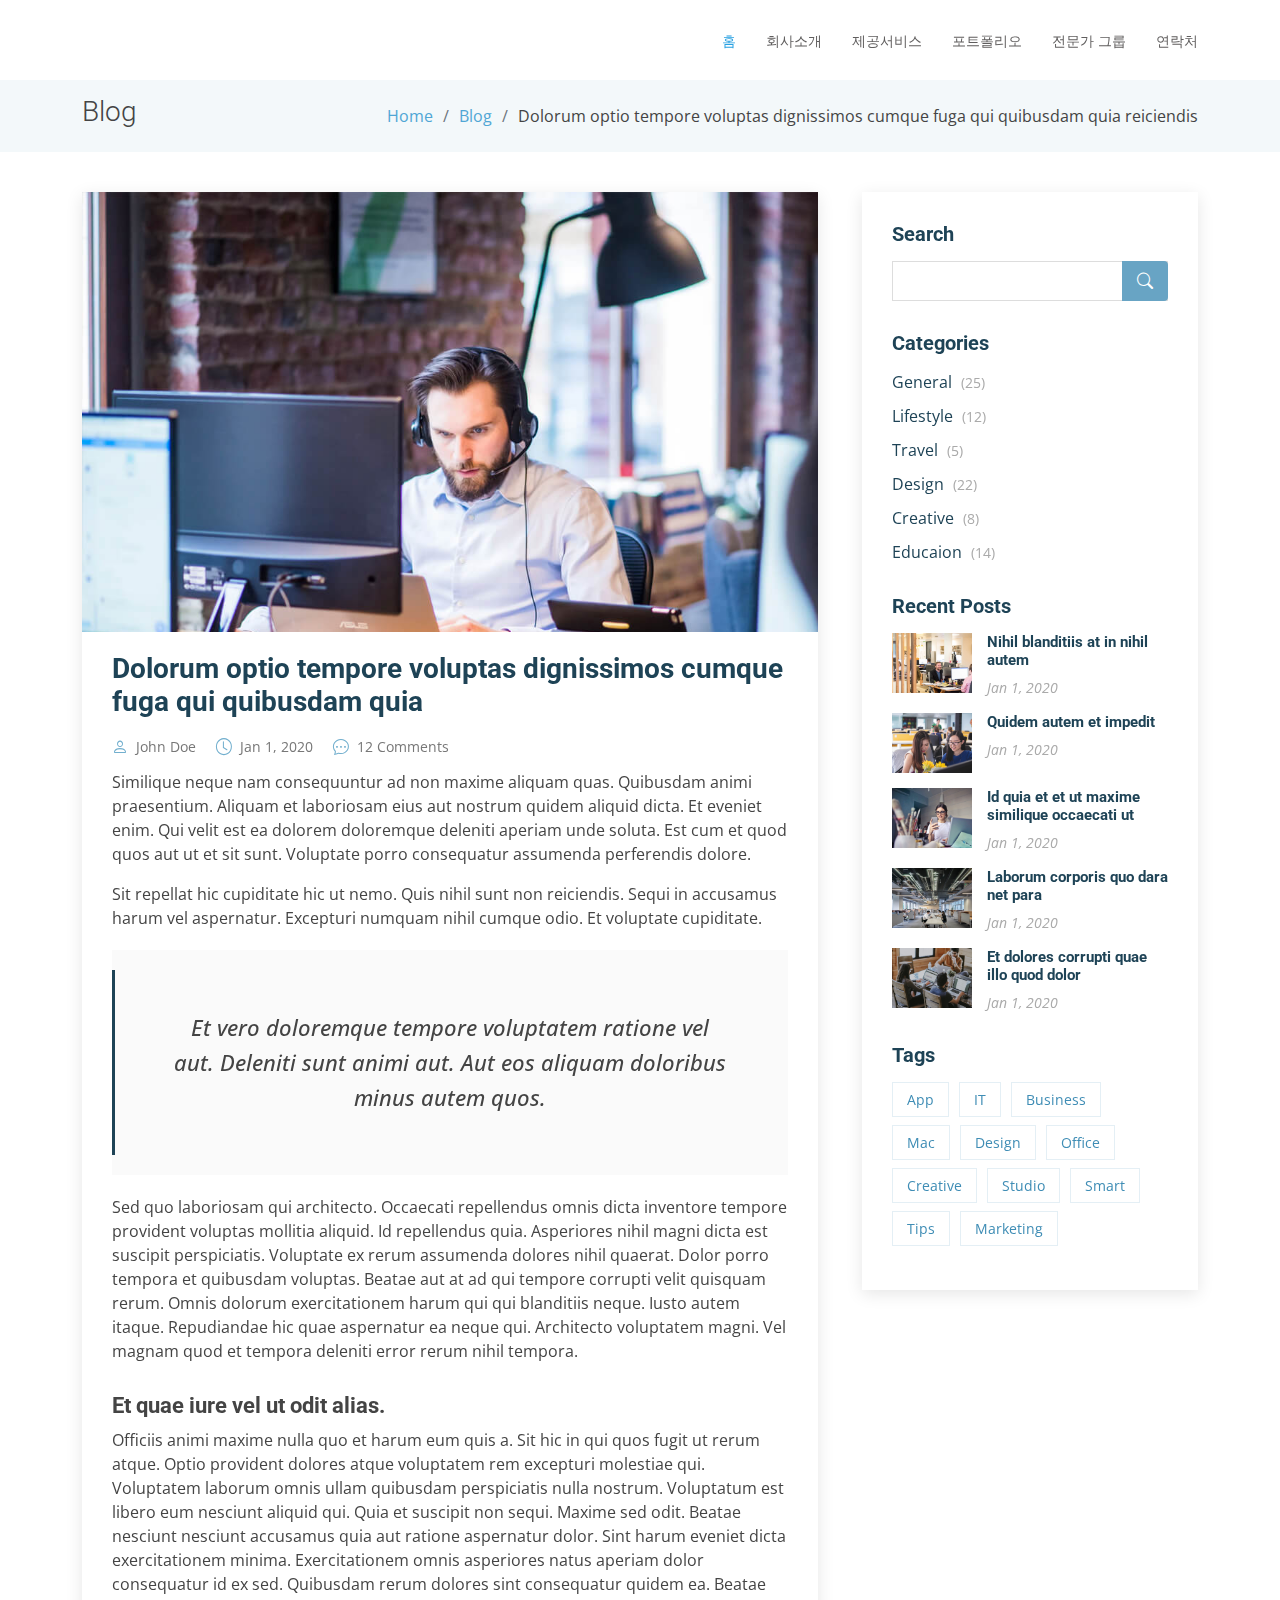
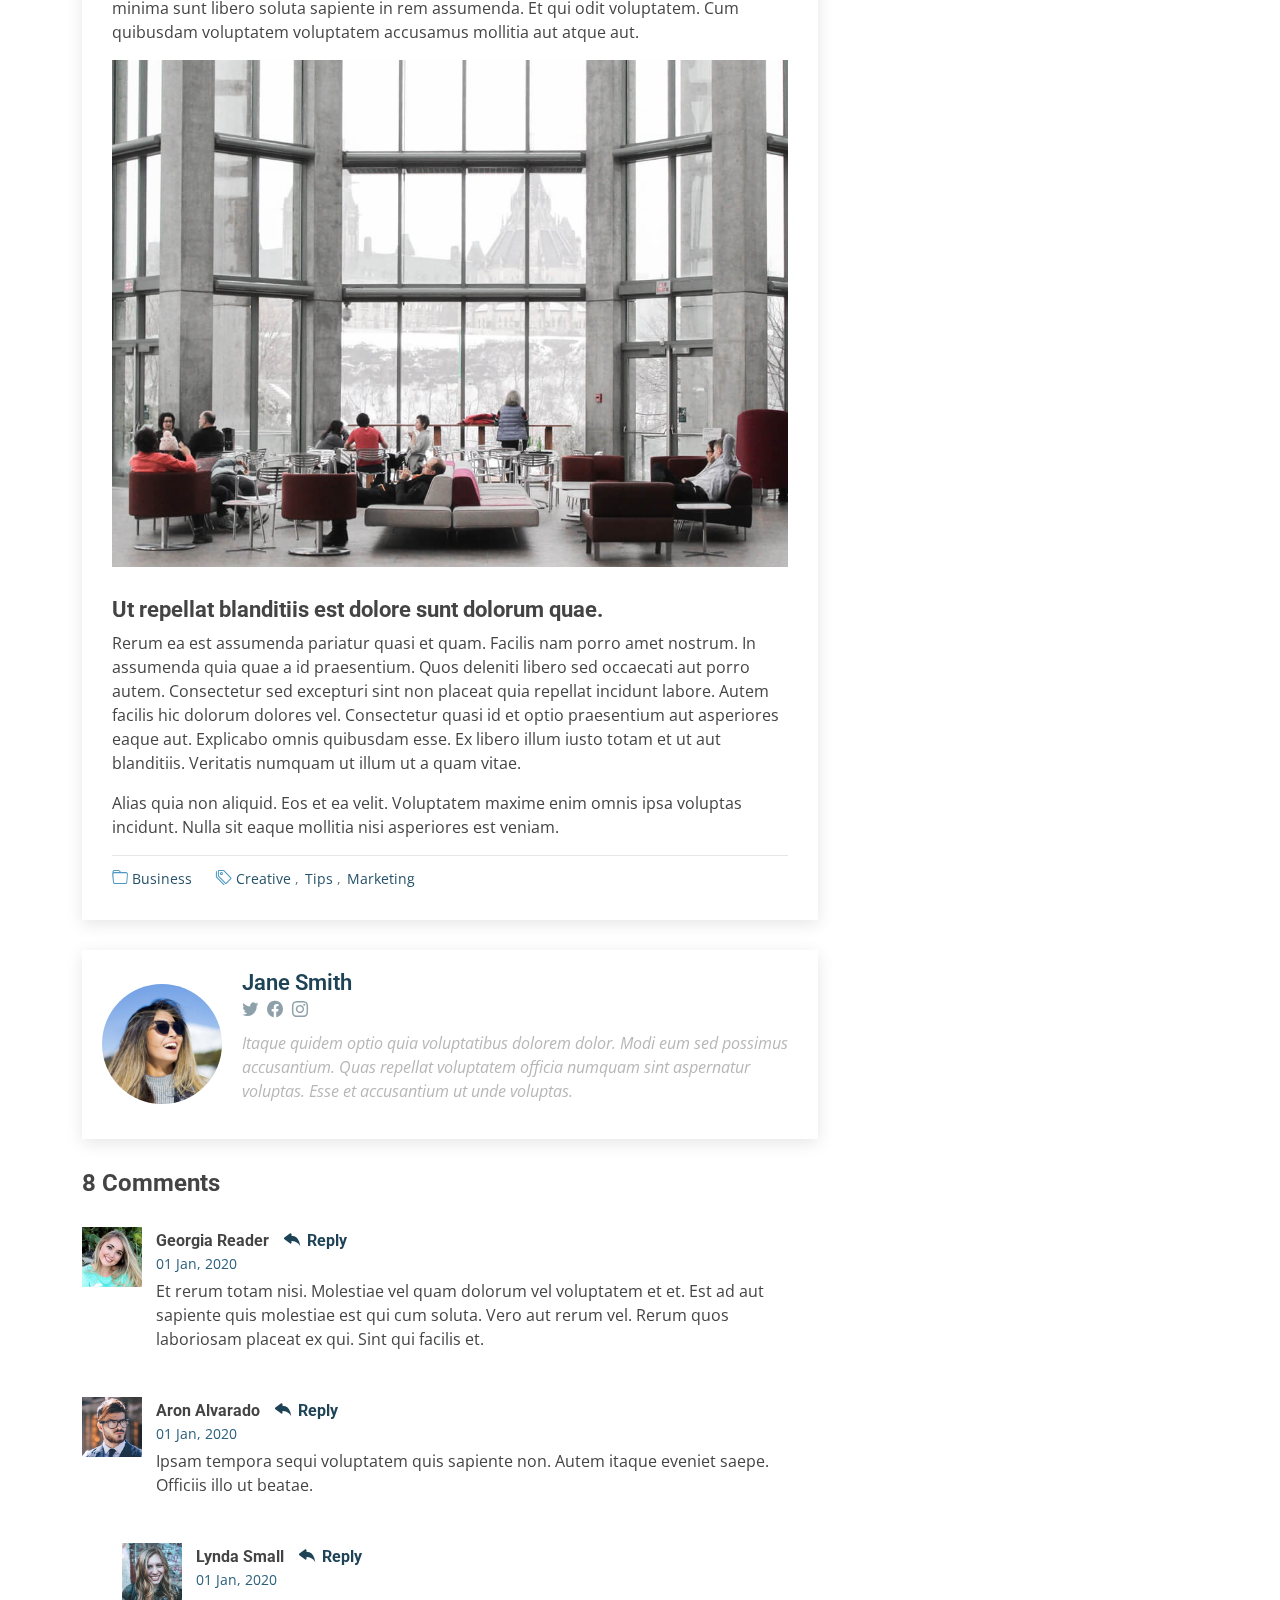
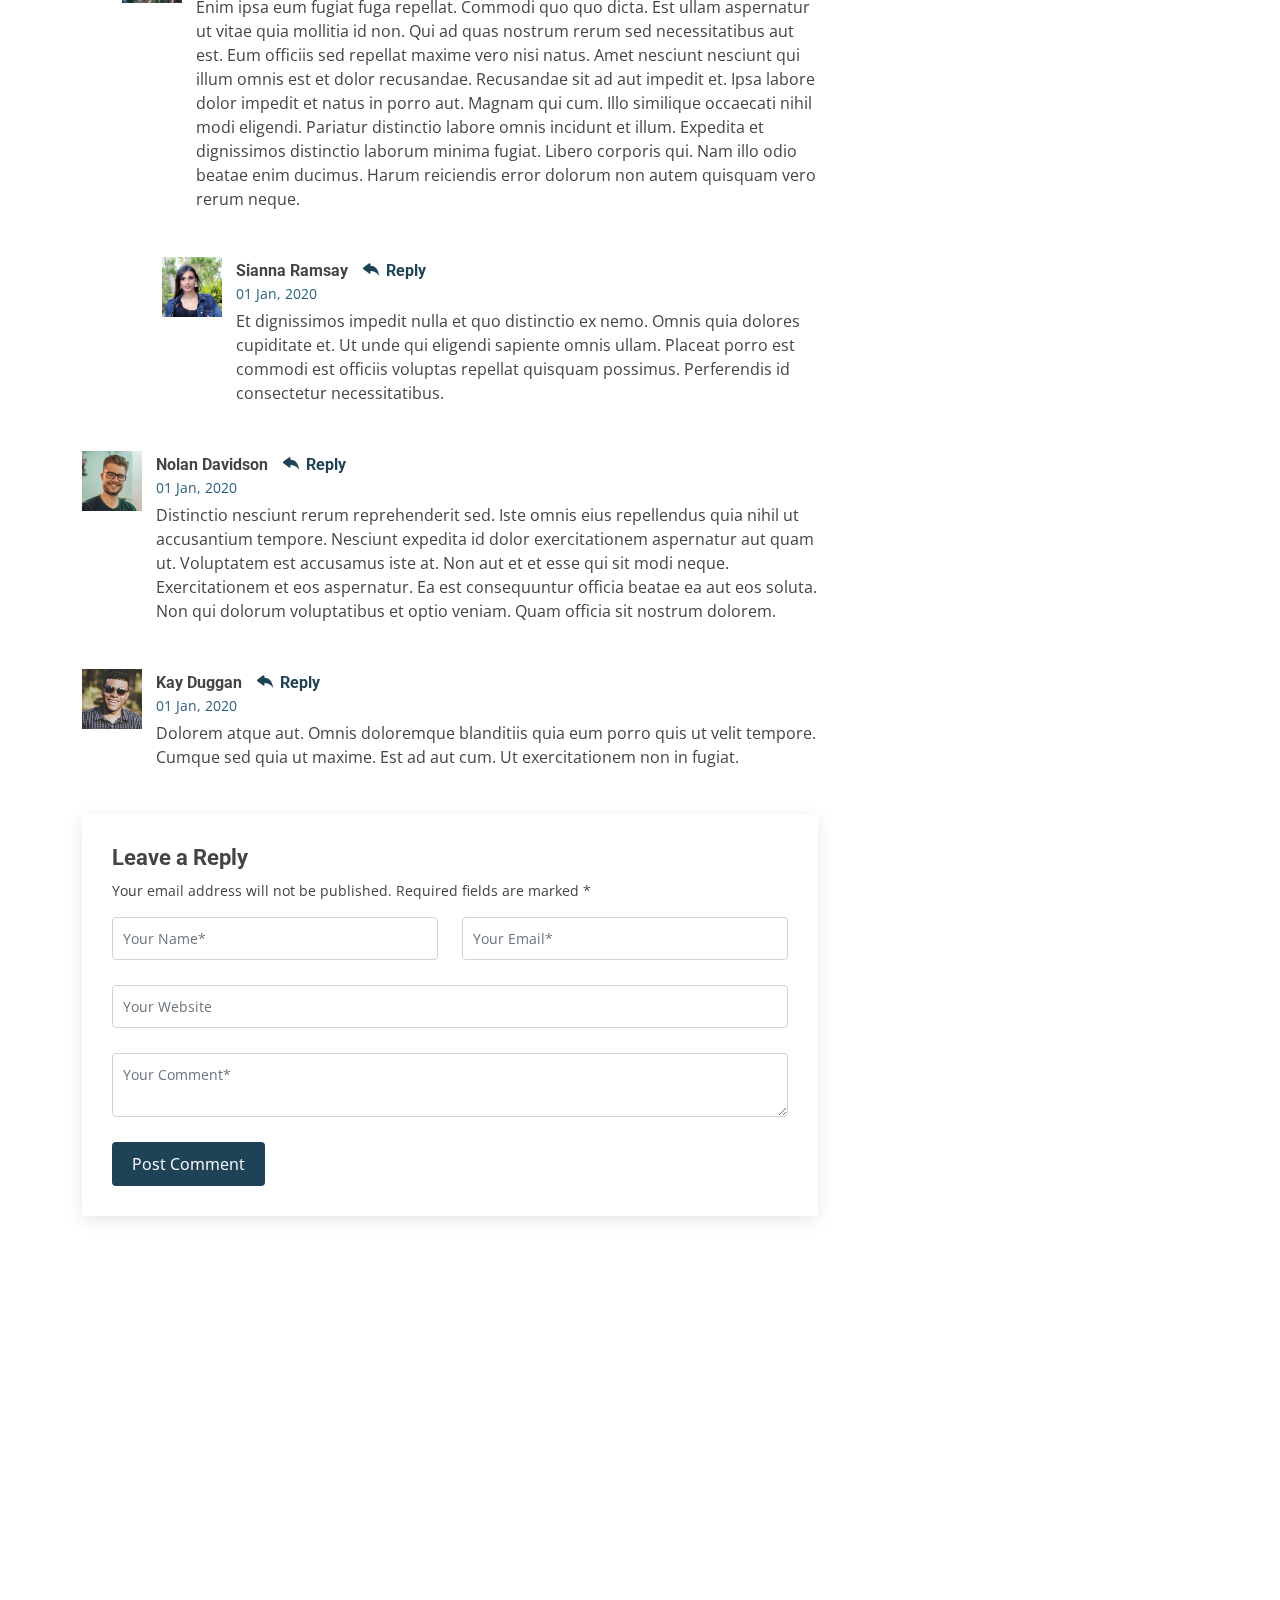
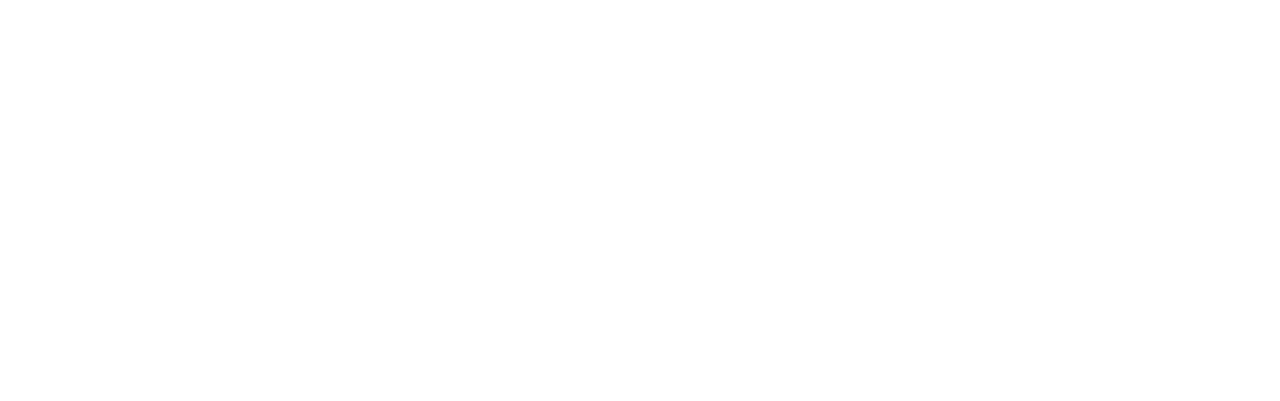
<file: blog-single.html>
<!DOCTYPE html>
<html lang="ko">

<head>
  <meta charset="utf-8">
  <meta content="width=device-width, initial-scale=1.0" name="viewport">

  <title>Blog Single - Moderna Bootstrap Template</title>
  <meta content="" name="description">
  <meta content="" name="keywords">

  <!-- Favicons -->
  <link href="assets/img/favicon.png" rel="icon">
  <link href="assets/img/apple-touch-icon.png" rel="apple-touch-icon">

  <!-- Google Fonts -->
  <link href="https://fonts.googleapis.com/css?family=Open+Sans:300,300i,400,400i,600,600i,700,700i|Roboto:300,300i,400,400i,500,500i,700,700i&display=swap" rel="stylesheet">

  <!-- Vendor CSS Files -->
  <link href="assets/vendor/animate.css/animate.min.css" rel="stylesheet">
  <link href="assets/vendor/aos/aos.css" rel="stylesheet">
  <link href="assets/vendor/bootstrap/css/bootstrap.min.css" rel="stylesheet">
  <link href="assets/vendor/bootstrap-icons/bootstrap-icons.css" rel="stylesheet">
  <link href="assets/vendor/boxicons/css/boxicons.min.css" rel="stylesheet">
  <link href="assets/vendor/glightbox/css/glightbox.min.css" rel="stylesheet">
  <link href="assets/vendor/swiper/swiper-bundle.min.css" rel="stylesheet">

  <!-- Template Main CSS File -->
  <link href="assets/css/style.css" rel="stylesheet">

  <!-- =======================================================
  * Template Name: Moderna - v4.3.0
  * Template URL: https://bootstrapmade.com/free-bootstrap-template-corporate-moderna/
  * Author: BootstrapMade.com
  * License: https://bootstrapmade.com/license/
  ======================================================== -->
</head>

<body>

 <!-- ======= Header ======= -->
 <header id="header" class="fixed-top d-flex align-items-center header-transparent">
  <div class="container d-flex justify-content-between align-items-center">

    <div class="logo">
      <h1 class="text-light"><a href="index.html"><span>사람인안전기술단</span></a></h1>
      <!-- Uncomment below if you prefer to use an image logo -->
      <!-- <a href="index.html"><img src="assets/img/logo.png" alt="" class="img-fluid"></a>-->
    </div>

    <nav id="navbar" class="navbar">
      <ul>
        <li><a class="active " href="index.html">홈</a></li>
        <li><a href="about.html">회사소개</a></li>
        <li><a href="services.html">제공서비스</a></li>
        <li><a href="portfolio.html">포트폴리오</a></li>
        <li><a href="team.html">전문가 그룹</a></li>
       
        <li><a href="contact.html">연락처</a></li>
      </ul>
      <i class="bi bi-list mobile-nav-toggle"></i>
    </nav><!-- .navbar -->

  </div>
</header><!-- End Header -->

  <main id="main">

    <!-- ======= Blog Section ======= -->
    <section class="breadcrumbs">
      <div class="container">

        <div class="d-flex justify-content-between align-items-center">
          <h2>Blog</h2>

          <ol>
            <li><a href="index.html">Home</a></li>
            <li><a href="blog.html">Blog</a></li>
            <li>Dolorum optio tempore voluptas dignissimos cumque fuga qui quibusdam quia reiciendis</li>
          </ol>
        </div>

      </div>
    </section><!-- End Blog Section -->

    <!-- ======= Blog Single Section ======= -->
    <section id="blog" class="blog">
      <div class="container" data-aos="fade-up">

        <div class="row">

          <div class="col-lg-8 entries">

            <article class="entry entry-single">

              <div class="entry-img">
                <img src="assets/img/blog/blog-1.jpg" alt="" class="img-fluid">
              </div>

              <h2 class="entry-title">
                <a href="blog-single.html">Dolorum optio tempore voluptas dignissimos cumque fuga qui quibusdam quia</a>
              </h2>

              <div class="entry-meta">
                <ul>
                  <li class="d-flex align-items-center"><i class="bi bi-person"></i> <a href="blog-single.html">John Doe</a></li>
                  <li class="d-flex align-items-center"><i class="bi bi-clock"></i> <a href="blog-single.html"><time datetime="2020-01-01">Jan 1, 2020</time></a></li>
                  <li class="d-flex align-items-center"><i class="bi bi-chat-dots"></i> <a href="blog-single.html">12 Comments</a></li>
                </ul>
              </div>

              <div class="entry-content">
                <p>
                  Similique neque nam consequuntur ad non maxime aliquam quas. Quibusdam animi praesentium. Aliquam et laboriosam eius aut nostrum quidem aliquid dicta.
                  Et eveniet enim. Qui velit est ea dolorem doloremque deleniti aperiam unde soluta. Est cum et quod quos aut ut et sit sunt. Voluptate porro consequatur assumenda perferendis dolore.
                </p>

                <p>
                  Sit repellat hic cupiditate hic ut nemo. Quis nihil sunt non reiciendis. Sequi in accusamus harum vel aspernatur. Excepturi numquam nihil cumque odio. Et voluptate cupiditate.
                </p>

                <blockquote>
                  <p>
                    Et vero doloremque tempore voluptatem ratione vel aut. Deleniti sunt animi aut. Aut eos aliquam doloribus minus autem quos.
                  </p>
                </blockquote>

                <p>
                  Sed quo laboriosam qui architecto. Occaecati repellendus omnis dicta inventore tempore provident voluptas mollitia aliquid. Id repellendus quia. Asperiores nihil magni dicta est suscipit perspiciatis. Voluptate ex rerum assumenda dolores nihil quaerat.
                  Dolor porro tempora et quibusdam voluptas. Beatae aut at ad qui tempore corrupti velit quisquam rerum. Omnis dolorum exercitationem harum qui qui blanditiis neque.
                  Iusto autem itaque. Repudiandae hic quae aspernatur ea neque qui. Architecto voluptatem magni. Vel magnam quod et tempora deleniti error rerum nihil tempora.
                </p>

                <h3>Et quae iure vel ut odit alias.</h3>
                <p>
                  Officiis animi maxime nulla quo et harum eum quis a. Sit hic in qui quos fugit ut rerum atque. Optio provident dolores atque voluptatem rem excepturi molestiae qui. Voluptatem laborum omnis ullam quibusdam perspiciatis nulla nostrum. Voluptatum est libero eum nesciunt aliquid qui.
                  Quia et suscipit non sequi. Maxime sed odit. Beatae nesciunt nesciunt accusamus quia aut ratione aspernatur dolor. Sint harum eveniet dicta exercitationem minima. Exercitationem omnis asperiores natus aperiam dolor consequatur id ex sed. Quibusdam rerum dolores sint consequatur quidem ea.
                  Beatae minima sunt libero soluta sapiente in rem assumenda. Et qui odit voluptatem. Cum quibusdam voluptatem voluptatem accusamus mollitia aut atque aut.
                </p>
                <img src="assets/img/blog/blog-inside-post.jpg" class="img-fluid" alt="">

                <h3>Ut repellat blanditiis est dolore sunt dolorum quae.</h3>
                <p>
                  Rerum ea est assumenda pariatur quasi et quam. Facilis nam porro amet nostrum. In assumenda quia quae a id praesentium. Quos deleniti libero sed occaecati aut porro autem. Consectetur sed excepturi sint non placeat quia repellat incidunt labore. Autem facilis hic dolorum dolores vel.
                  Consectetur quasi id et optio praesentium aut asperiores eaque aut. Explicabo omnis quibusdam esse. Ex libero illum iusto totam et ut aut blanditiis. Veritatis numquam ut illum ut a quam vitae.
                </p>
                <p>
                  Alias quia non aliquid. Eos et ea velit. Voluptatem maxime enim omnis ipsa voluptas incidunt. Nulla sit eaque mollitia nisi asperiores est veniam.
                </p>

              </div>

              <div class="entry-footer">
                <i class="bi bi-folder"></i>
                <ul class="cats">
                  <li><a href="#">Business</a></li>
                </ul>

                <i class="bi bi-tags"></i>
                <ul class="tags">
                  <li><a href="#">Creative</a></li>
                  <li><a href="#">Tips</a></li>
                  <li><a href="#">Marketing</a></li>
                </ul>
              </div>

            </article><!-- End blog entry -->

            <div class="blog-author d-flex align-items-center">
              <img src="assets/img/blog/blog-author.jpg" class="rounded-circle float-left" alt="">
              <div>
                <h4>Jane Smith</h4>
                <div class="social-links">
                  <a href="https://twitters.com/#"><i class="bi bi-twitter"></i></a>
                  <a href="https://facebook.com/#"><i class="bi bi-facebook"></i></a>
                  <a href="https://instagram.com/#"><i class="biu bi-instagram"></i></a>
                </div>
                <p>
                  Itaque quidem optio quia voluptatibus dolorem dolor. Modi eum sed possimus accusantium. Quas repellat voluptatem officia numquam sint aspernatur voluptas. Esse et accusantium ut unde voluptas.
                </p>
              </div>
            </div><!-- End blog author bio -->

            <div class="blog-comments">

              <h4 class="comments-count">8 Comments</h4>

              <div id="comment-1" class="comment">
                <div class="d-flex">
                  <div class="comment-img"><img src="assets/img/blog/comments-1.jpg" alt=""></div>
                  <div>
                    <h5><a href="">Georgia Reader</a> <a href="#" class="reply"><i class="bi bi-reply-fill"></i> Reply</a></h5>
                    <time datetime="2020-01-01">01 Jan, 2020</time>
                    <p>
                      Et rerum totam nisi. Molestiae vel quam dolorum vel voluptatem et et. Est ad aut sapiente quis molestiae est qui cum soluta.
                      Vero aut rerum vel. Rerum quos laboriosam placeat ex qui. Sint qui facilis et.
                    </p>
                  </div>
                </div>
              </div><!-- End comment #1 -->

              <div id="comment-2" class="comment">
                <div class="d-flex">
                  <div class="comment-img"><img src="assets/img/blog/comments-2.jpg" alt=""></div>
                  <div>
                    <h5><a href="">Aron Alvarado</a> <a href="#" class="reply"><i class="bi bi-reply-fill"></i> Reply</a></h5>
                    <time datetime="2020-01-01">01 Jan, 2020</time>
                    <p>
                      Ipsam tempora sequi voluptatem quis sapiente non. Autem itaque eveniet saepe. Officiis illo ut beatae.
                    </p>
                  </div>
                </div>

                <div id="comment-reply-1" class="comment comment-reply">
                  <div class="d-flex">
                    <div class="comment-img"><img src="assets/img/blog/comments-3.jpg" alt=""></div>
                    <div>
                      <h5><a href="">Lynda Small</a> <a href="#" class="reply"><i class="bi bi-reply-fill"></i> Reply</a></h5>
                      <time datetime="2020-01-01">01 Jan, 2020</time>
                      <p>
                        Enim ipsa eum fugiat fuga repellat. Commodi quo quo dicta. Est ullam aspernatur ut vitae quia mollitia id non. Qui ad quas nostrum rerum sed necessitatibus aut est. Eum officiis sed repellat maxime vero nisi natus. Amet nesciunt nesciunt qui illum omnis est et dolor recusandae.

                        Recusandae sit ad aut impedit et. Ipsa labore dolor impedit et natus in porro aut. Magnam qui cum. Illo similique occaecati nihil modi eligendi. Pariatur distinctio labore omnis incidunt et illum. Expedita et dignissimos distinctio laborum minima fugiat.

                        Libero corporis qui. Nam illo odio beatae enim ducimus. Harum reiciendis error dolorum non autem quisquam vero rerum neque.
                      </p>
                    </div>
                  </div>

                  <div id="comment-reply-2" class="comment comment-reply">
                    <div class="d-flex">
                      <div class="comment-img"><img src="assets/img/blog/comments-4.jpg" alt=""></div>
                      <div>
                        <h5><a href="">Sianna Ramsay</a> <a href="#" class="reply"><i class="bi bi-reply-fill"></i> Reply</a></h5>
                        <time datetime="2020-01-01">01 Jan, 2020</time>
                        <p>
                          Et dignissimos impedit nulla et quo distinctio ex nemo. Omnis quia dolores cupiditate et. Ut unde qui eligendi sapiente omnis ullam. Placeat porro est commodi est officiis voluptas repellat quisquam possimus. Perferendis id consectetur necessitatibus.
                        </p>
                      </div>
                    </div>

                  </div><!-- End comment reply #2-->

                </div><!-- End comment reply #1-->

              </div><!-- End comment #2-->

              <div id="comment-3" class="comment">
                <div class="d-flex">
                  <div class="comment-img"><img src="assets/img/blog/comments-5.jpg" alt=""></div>
                  <div>
                    <h5><a href="">Nolan Davidson</a> <a href="#" class="reply"><i class="bi bi-reply-fill"></i> Reply</a></h5>
                    <time datetime="2020-01-01">01 Jan, 2020</time>
                    <p>
                      Distinctio nesciunt rerum reprehenderit sed. Iste omnis eius repellendus quia nihil ut accusantium tempore. Nesciunt expedita id dolor exercitationem aspernatur aut quam ut. Voluptatem est accusamus iste at.
                      Non aut et et esse qui sit modi neque. Exercitationem et eos aspernatur. Ea est consequuntur officia beatae ea aut eos soluta. Non qui dolorum voluptatibus et optio veniam. Quam officia sit nostrum dolorem.
                    </p>
                  </div>
                </div>

              </div><!-- End comment #3 -->

              <div id="comment-4" class="comment">
                <div class="d-flex">
                  <div class="comment-img"><img src="assets/img/blog/comments-6.jpg" alt=""></div>
                  <div>
                    <h5><a href="">Kay Duggan</a> <a href="#" class="reply"><i class="bi bi-reply-fill"></i> Reply</a></h5>
                    <time datetime="2020-01-01">01 Jan, 2020</time>
                    <p>
                      Dolorem atque aut. Omnis doloremque blanditiis quia eum porro quis ut velit tempore. Cumque sed quia ut maxime. Est ad aut cum. Ut exercitationem non in fugiat.
                    </p>
                  </div>
                </div>

              </div><!-- End comment #4 -->

              <div class="reply-form">
                <h4>Leave a Reply</h4>
                <p>Your email address will not be published. Required fields are marked * </p>
                <form action="">
                  <div class="row">
                    <div class="col-md-6 form-group">
                      <input name="name" type="text" class="form-control" placeholder="Your Name*">
                    </div>
                    <div class="col-md-6 form-group">
                      <input name="email" type="text" class="form-control" placeholder="Your Email*">
                    </div>
                  </div>
                  <div class="row">
                    <div class="col form-group">
                      <input name="website" type="text" class="form-control" placeholder="Your Website">
                    </div>
                  </div>
                  <div class="row">
                    <div class="col form-group">
                      <textarea name="comment" class="form-control" placeholder="Your Comment*"></textarea>
                    </div>
                  </div>
                  <button type="submit" class="btn btn-primary">Post Comment</button>

                </form>

              </div>

            </div><!-- End blog comments -->

          </div><!-- End blog entries list -->

          <div class="col-lg-4">

            <div class="sidebar">

              <h3 class="sidebar-title">Search</h3>
              <div class="sidebar-item search-form">
                <form action="">
                  <input type="text">
                  <button type="submit"><i class="bi bi-search"></i></button>
                </form>
              </div><!-- End sidebar search formn-->

              <h3 class="sidebar-title">Categories</h3>
              <div class="sidebar-item categories">
                <ul>
                  <li><a href="#">General <span>(25)</span></a></li>
                  <li><a href="#">Lifestyle <span>(12)</span></a></li>
                  <li><a href="#">Travel <span>(5)</span></a></li>
                  <li><a href="#">Design <span>(22)</span></a></li>
                  <li><a href="#">Creative <span>(8)</span></a></li>
                  <li><a href="#">Educaion <span>(14)</span></a></li>
                </ul>
              </div><!-- End sidebar categories-->

              <h3 class="sidebar-title">Recent Posts</h3>
              <div class="sidebar-item recent-posts">
                <div class="post-item clearfix">
                  <img src="assets/img/blog/blog-recent-1.jpg" alt="">
                  <h4><a href="blog-single.html">Nihil blanditiis at in nihil autem</a></h4>
                  <time datetime="2020-01-01">Jan 1, 2020</time>
                </div>

                <div class="post-item clearfix">
                  <img src="assets/img/blog/blog-recent-2.jpg" alt="">
                  <h4><a href="blog-single.html">Quidem autem et impedit</a></h4>
                  <time datetime="2020-01-01">Jan 1, 2020</time>
                </div>

                <div class="post-item clearfix">
                  <img src="assets/img/blog/blog-recent-3.jpg" alt="">
                  <h4><a href="blog-single.html">Id quia et et ut maxime similique occaecati ut</a></h4>
                  <time datetime="2020-01-01">Jan 1, 2020</time>
                </div>

                <div class="post-item clearfix">
                  <img src="assets/img/blog/blog-recent-4.jpg" alt="">
                  <h4><a href="blog-single.html">Laborum corporis quo dara net para</a></h4>
                  <time datetime="2020-01-01">Jan 1, 2020</time>
                </div>

                <div class="post-item clearfix">
                  <img src="assets/img/blog/blog-recent-5.jpg" alt="">
                  <h4><a href="blog-single.html">Et dolores corrupti quae illo quod dolor</a></h4>
                  <time datetime="2020-01-01">Jan 1, 2020</time>
                </div>

              </div><!-- End sidebar recent posts-->

              <h3 class="sidebar-title">Tags</h3>
              <div class="sidebar-item tags">
                <ul>
                  <li><a href="#">App</a></li>
                  <li><a href="#">IT</a></li>
                  <li><a href="#">Business</a></li>
                  <li><a href="#">Mac</a></li>
                  <li><a href="#">Design</a></li>
                  <li><a href="#">Office</a></li>
                  <li><a href="#">Creative</a></li>
                  <li><a href="#">Studio</a></li>
                  <li><a href="#">Smart</a></li>
                  <li><a href="#">Tips</a></li>
                  <li><a href="#">Marketing</a></li>
                </ul>
              </div><!-- End sidebar tags-->

            </div><!-- End sidebar -->

          </div><!-- End blog sidebar -->

        </div>

      </div>
    </section><!-- End Blog Single Section -->

  </main><!-- End #main -->

  <!-- ======= Footer ======= -->
  <footer id="footer" data-aos="fade-up" data-aos-easing="ease-in-out" data-aos-duration="500">

    <div class="footer-newsletter">
      <div class="container">
        <div class="row">
          <div class="col-lg-6">
            <h4>Our Newsletter</h4>
            <p>Tamen quem nulla quae legam multos aute sint culpa legam noster magna</p>
          </div>
          <div class="col-lg-6">
            <form action="" method="post">
              <input type="email" name="email"><input type="submit" value="Subscribe">
            </form>
          </div>
        </div>
      </div>
    </div>

    <div class="footer-top">
      <div class="container">
        <div class="row">

          <div class="col-lg-3 col-md-6 footer-links">
            <h4>Useful Links</h4>
            <ul>
              <li><i class="bx bx-chevron-right"></i> <a href="#">Home</a></li>
              <li><i class="bx bx-chevron-right"></i> <a href="#">About us</a></li>
              <li><i class="bx bx-chevron-right"></i> <a href="#">Services</a></li>
              <li><i class="bx bx-chevron-right"></i> <a href="#">Terms of service</a></li>
              <li><i class="bx bx-chevron-right"></i> <a href="#">Privacy policy</a></li>
            </ul>
          </div>

          <div class="col-lg-3 col-md-6 footer-links">
            <h4>Our Services</h4>
            <ul>
              <li><i class="bx bx-chevron-right"></i> <a href="#">Web Design</a></li>
              <li><i class="bx bx-chevron-right"></i> <a href="#">Web Development</a></li>
              <li><i class="bx bx-chevron-right"></i> <a href="#">Product Management</a></li>
              <li><i class="bx bx-chevron-right"></i> <a href="#">Marketing</a></li>
              <li><i class="bx bx-chevron-right"></i> <a href="#">Graphic Design</a></li>
            </ul>
          </div>

          <div class="col-lg-3 col-md-6 footer-contact">
            <h4>Contact Us</h4>
            <p>
              A108 Adam Street <br>
              New York, NY 535022<br>
              United States <br><br>
              <strong>Phone:</strong> +1 5589 55488 55<br>
              <strong>Email:</strong> info@example.com<br>
            </p>

          </div>

          <div class="col-lg-3 col-md-6 footer-info">
            <h3>About Moderna</h3>
            <p>Cras fermentum odio eu feugiat lide par naso tierra. Justo eget nada terra videa magna derita valies darta donna mare fermentum iaculis eu non diam phasellus.</p>
            <div class="social-links mt-3">
              <a href="#" class="twitter"><i class="bx bxl-twitter"></i></a>
              <a href="#" class="facebook"><i class="bx bxl-facebook"></i></a>
              <a href="#" class="instagram"><i class="bx bxl-instagram"></i></a>
              <a href="#" class="linkedin"><i class="bx bxl-linkedin"></i></a>
            </div>
          </div>

        </div>
      </div>
    </div>

    <div class="container">
      <div class="copyright">
        &copy; Copyright <strong><span>Moderna</span></strong>. All Rights Reserved
      </div>
      <div class="credits">
        <!-- All the links in the footer should remain intact. -->
        <!-- You can delete the links only if you purchased the pro version. -->
        <!-- Licensing information: https://bootstrapmade.com/license/ -->
        <!-- Purchase the pro version with working PHP/AJAX contact form: https://bootstrapmade.com/free-bootstrap-template-corporate-moderna/ -->
        Designed by <a href="https://bootstrapmade.com/">BootstrapMade</a>
      </div>
    </div>
  </footer><!-- End Footer -->

  <a href="#" class="back-to-top d-flex align-items-center justify-content-center"><i class="bi bi-arrow-up-short"></i></a>

  <!-- Vendor JS Files -->
  <script src="assets/vendor/aos/aos.js"></script>
  <script src="assets/vendor/bootstrap/js/bootstrap.bundle.min.js"></script>
  <script src="assets/vendor/glightbox/js/glightbox.min.js"></script>
  <script src="assets/vendor/isotope-layout/isotope.pkgd.min.js"></script>
  <script src="assets/vendor/php-email-form/validate.js"></script>
  <script src="assets/vendor/purecounter/purecounter.js"></script>
  <script src="assets/vendor/swiper/swiper-bundle.min.js"></script>
  <script src="assets/vendor/waypoints/noframework.waypoints.js"></script>

  <!-- Template Main JS File -->
  <script src="assets/js/main.js"></script>

</body>

</html>
</file>
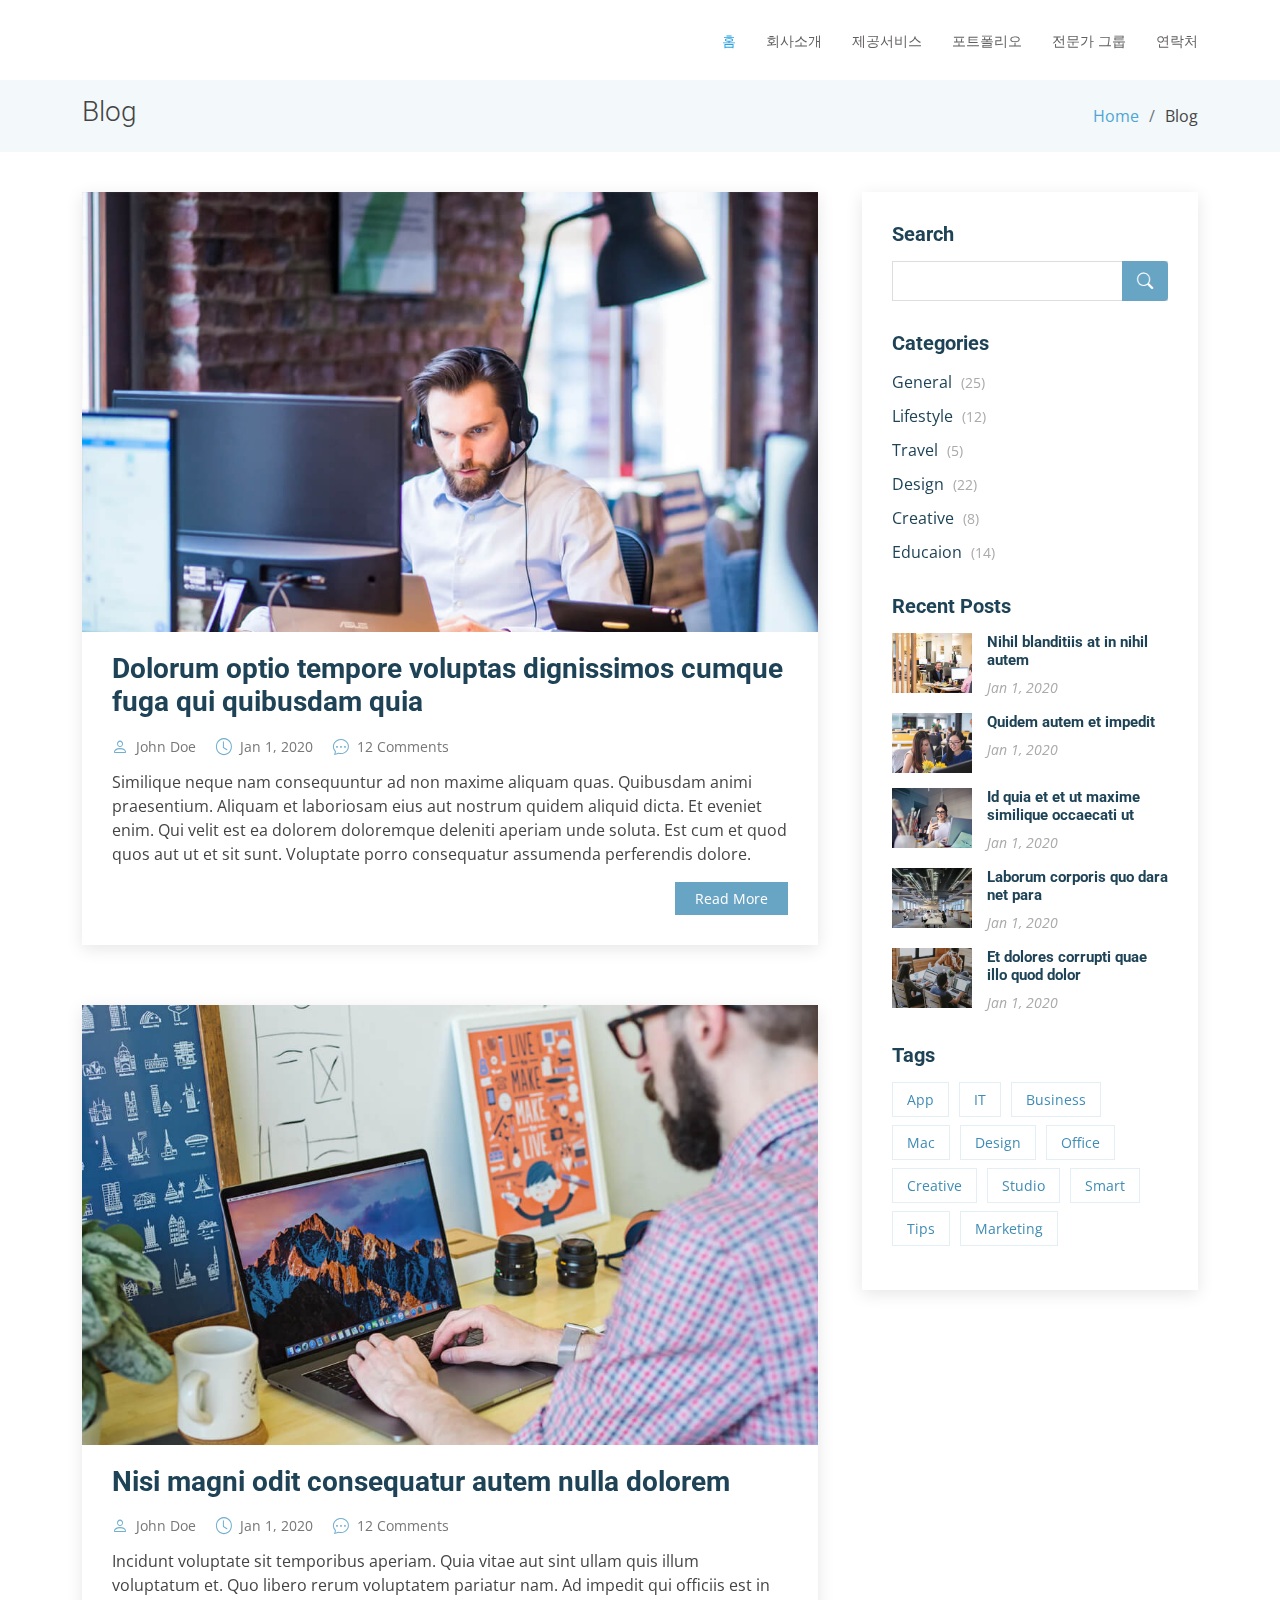
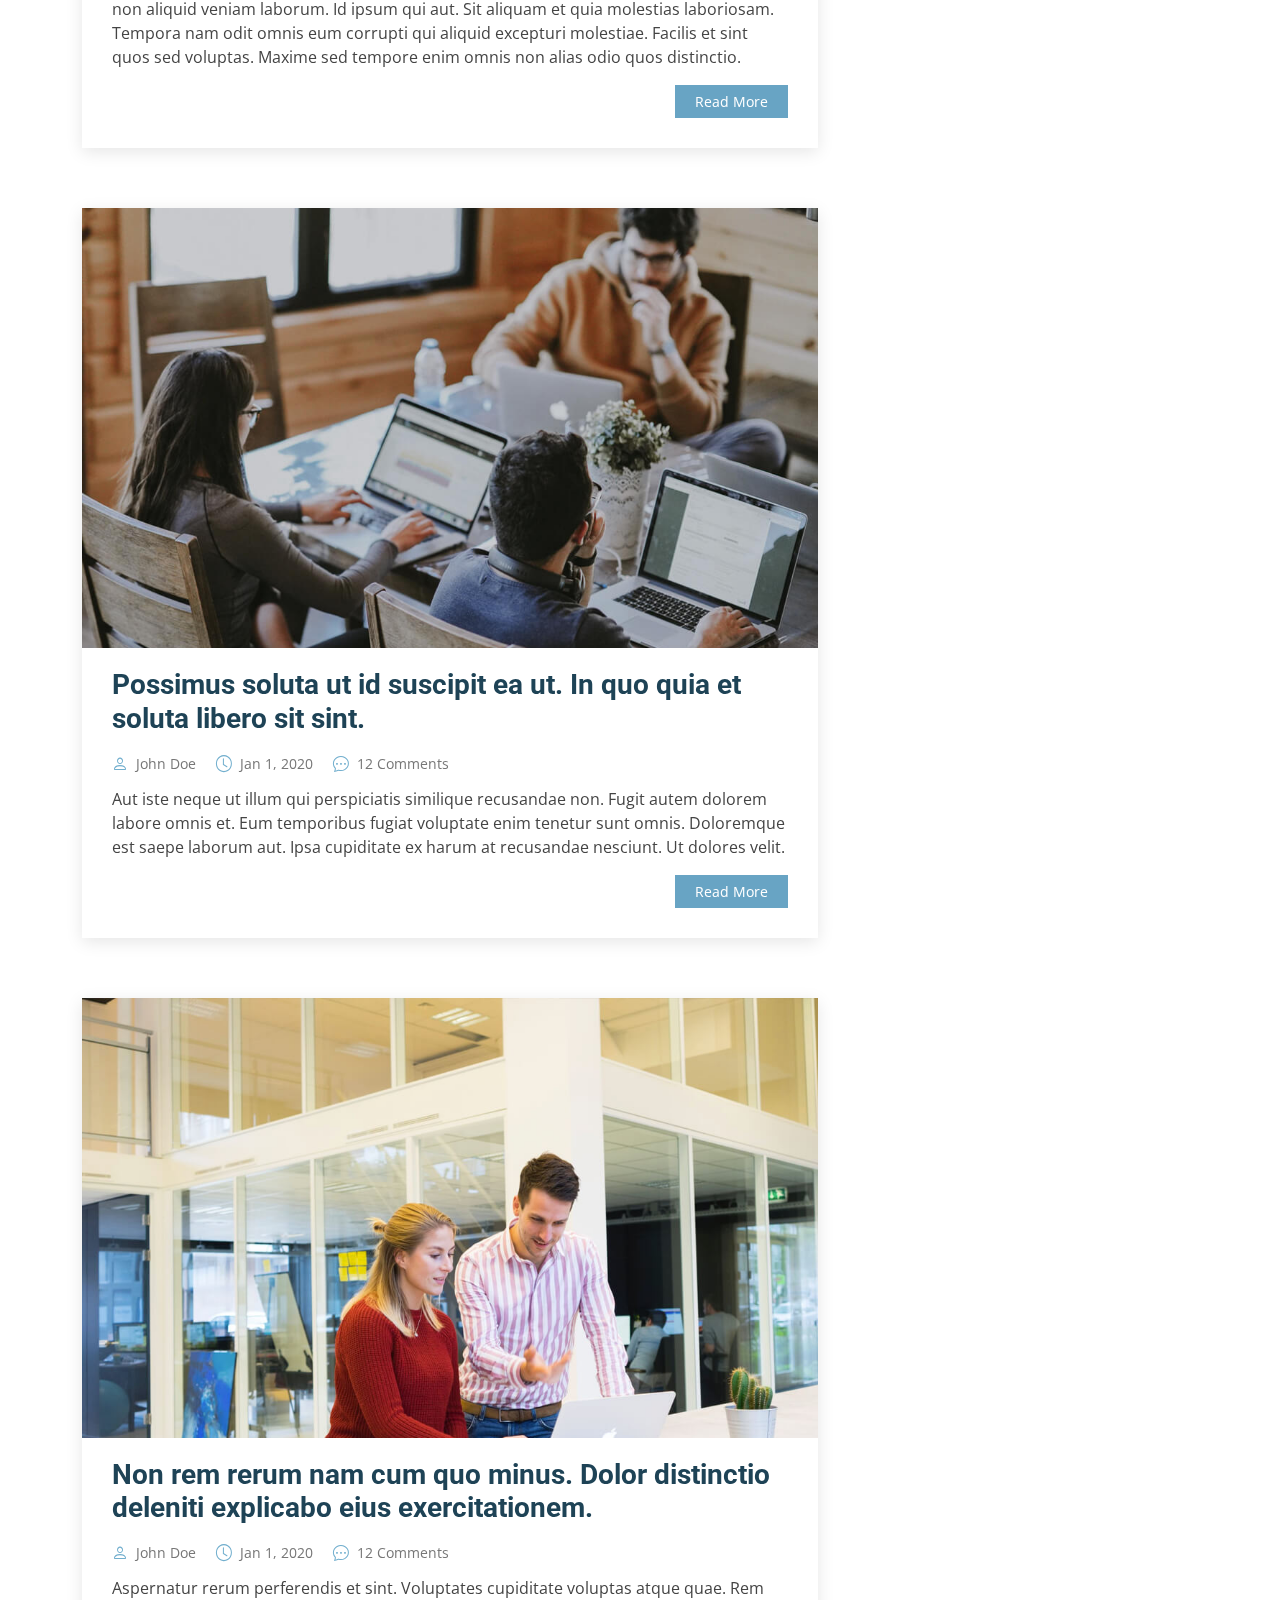
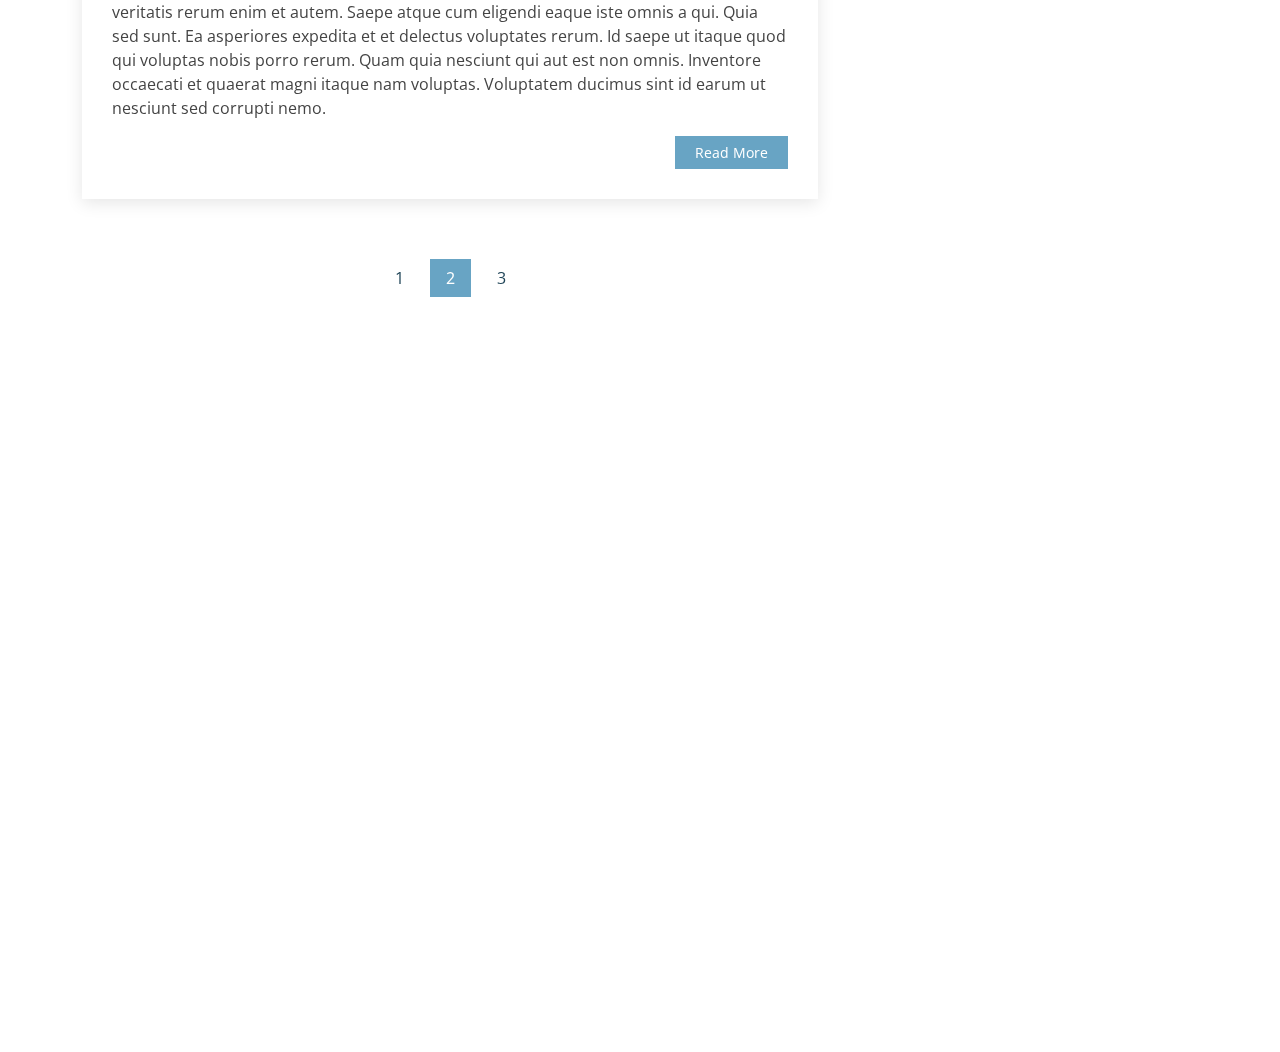
<file: blog.html>
<!DOCTYPE html>
<html lang="ko">

<head>
  <meta charset="utf-8">
  <meta content="width=device-width, initial-scale=1.0" name="viewport">

  <title>사람인안전기술단, 공공기관 안전수준평가, kosha ms 컨설팅, 중대재해처벌법 신속 대응, 유해위험방지계획서, 안전관리계획서 기본안전보건대장, 설계안전보건대장, 공사안전보건대장, 안전보건대장, 사업장안전보건체계 구축, 건설재해예방기술지도, 전기공사, 소방공사, 정보통신공사 기술지도</title>
  <meta content="" name="description">
  <meta content="" name="keywords">

  <!-- Favicons -->
  <link href="assets/img/favicon.png" rel="icon">
  <link href="assets/img/apple-touch-icon.png" rel="apple-touch-icon">

  <!-- Google Fonts -->
  <link href="https://fonts.googleapis.com/css?family=Open+Sans:300,300i,400,400i,600,600i,700,700i|Roboto:300,300i,400,400i,500,500i,700,700i&display=swap" rel="stylesheet">

  <!-- Vendor CSS Files -->
  <link href="assets/vendor/animate.css/animate.min.css" rel="stylesheet">
  <link href="assets/vendor/aos/aos.css" rel="stylesheet">
  <link href="assets/vendor/bootstrap/css/bootstrap.min.css" rel="stylesheet">
  <link href="assets/vendor/bootstrap-icons/bootstrap-icons.css" rel="stylesheet">
  <link href="assets/vendor/boxicons/css/boxicons.min.css" rel="stylesheet">
  <link href="assets/vendor/glightbox/css/glightbox.min.css" rel="stylesheet">
  <link href="assets/vendor/swiper/swiper-bundle.min.css" rel="stylesheet">

  <!-- Template Main CSS File -->
  <link href="assets/css/style.css" rel="stylesheet">

  <!-- =======================================================
  * Template Name: Moderna - v4.3.0
  * Template URL: https://bootstrapmade.com/free-bootstrap-template-corporate-moderna/
  * Author: BootstrapMade.com
  * License: https://bootstrapmade.com/license/
  ======================================================== -->
</head>

<body>

 <!-- ======= Header ======= -->
 <header id="header" class="fixed-top d-flex align-items-center header-transparent">
  <div class="container d-flex justify-content-between align-items-center">

    <div class="logo">
      <h1 class="text-light"><a href="index.html"><span>사람인안전기술단</span></a></h1>
      <!-- Uncomment below if you prefer to use an image logo -->
      <!-- <a href="index.html"><img src="assets/img/logo.png" alt="" class="img-fluid"></a>-->
    </div>

    <nav id="navbar" class="navbar">
      <ul>
        <li><a class="active " href="index.html">홈</a></li>
        <li><a href="about.html">회사소개</a></li>
        <li><a href="services.html">제공서비스</a></li>
        <li><a href="portfolio.html">포트폴리오</a></li>
        <li><a href="team.html">전문가 그룹</a></li>
        
        <li><a href="contact.html">연락처</a></li>
      </ul>
      <i class="bi bi-list mobile-nav-toggle"></i>
    </nav><!-- .navbar -->

  </div>
</header><!-- End Header -->

  <main id="main">

    <!-- ======= Blog Section ======= -->
    <section class="breadcrumbs">
      <div class="container">

        <div class="d-flex justify-content-between align-items-center">
          <h2>Blog</h2>

          <ol>
            <li><a href="index.html">Home</a></li>
            <li>Blog</li>
          </ol>
        </div>

      </div>
    </section><!-- End Blog Section -->

    <!-- ======= Blog Section ======= -->
    <section id="blog" class="blog">
      <div class="container" data-aos="fade-up">

        <div class="row">

          <div class="col-lg-8 entries">

            <article class="entry">

              <div class="entry-img">
                <img src="assets/img/blog/blog-1.jpg" alt="" class="img-fluid">
              </div>

              <h2 class="entry-title">
                <a href="blog-single.html">Dolorum optio tempore voluptas dignissimos cumque fuga qui quibusdam quia</a>
              </h2>

              <div class="entry-meta">
                <ul>
                  <li class="d-flex align-items-center"><i class="bi bi-person"></i> <a href="blog-single.html">John Doe</a></li>
                  <li class="d-flex align-items-center"><i class="bi bi-clock"></i> <a href="blog-single.html"><time datetime="2020-01-01">Jan 1, 2020</time></a></li>
                  <li class="d-flex align-items-center"><i class="bi bi-chat-dots"></i> <a href="blog-single.html">12 Comments</a></li>
                </ul>
              </div>

              <div class="entry-content">
                <p>
                  Similique neque nam consequuntur ad non maxime aliquam quas. Quibusdam animi praesentium. Aliquam et laboriosam eius aut nostrum quidem aliquid dicta.
                  Et eveniet enim. Qui velit est ea dolorem doloremque deleniti aperiam unde soluta. Est cum et quod quos aut ut et sit sunt. Voluptate porro consequatur assumenda perferendis dolore.
                </p>
                <div class="read-more">
                  <a href="blog-single.html">Read More</a>
                </div>
              </div>

            </article><!-- End blog entry -->

            <article class="entry">

              <div class="entry-img">
                <img src="assets/img/blog/blog-2.jpg" alt="" class="img-fluid">
              </div>

              <h2 class="entry-title">
                <a href="blog-single.html">Nisi magni odit consequatur autem nulla dolorem</a>
              </h2>

              <div class="entry-meta">
                <ul>
                  <li class="d-flex align-items-center"><i class="bi bi-person"></i> <a href="blog-single.html">John Doe</a></li>
                  <li class="d-flex align-items-center"><i class="bi bi-clock"></i> <a href="blog-single.html"><time datetime="2020-01-01">Jan 1, 2020</time></a></li>
                  <li class="d-flex align-items-center"><i class="bi bi-chat-dots"></i> <a href="blog-single.html">12 Comments</a></li>
                </ul>
              </div>

              <div class="entry-content">
                <p>
                  Incidunt voluptate sit temporibus aperiam. Quia vitae aut sint ullam quis illum voluptatum et. Quo libero rerum voluptatem pariatur nam.
                  Ad impedit qui officiis est in non aliquid veniam laborum. Id ipsum qui aut. Sit aliquam et quia molestias laboriosam. Tempora nam odit omnis eum corrupti qui aliquid excepturi molestiae. Facilis et sint quos sed voluptas. Maxime sed tempore enim omnis non alias odio quos distinctio.
                </p>
                <div class="read-more">
                  <a href="blog-single.html">Read More</a>
                </div>
              </div>

            </article><!-- End blog entry -->

            <article class="entry">

              <div class="entry-img">
                <img src="assets/img/blog/blog-3.jpg" alt="" class="img-fluid">
              </div>

              <h2 class="entry-title">
                <a href="blog-single.html">Possimus soluta ut id suscipit ea ut. In quo quia et soluta libero sit sint.</a>
              </h2>

              <div class="entry-meta">
                <ul>
                  <li class="d-flex align-items-center"><i class="bi bi-person"></i> <a href="blog-single.html">John Doe</a></li>
                  <li class="d-flex align-items-center"><i class="bi bi-clock"></i> <a href="blog-single.html"><time datetime="2020-01-01">Jan 1, 2020</time></a></li>
                  <li class="d-flex align-items-center"><i class="bi bi-chat-dots"></i> <a href="blog-single.html">12 Comments</a></li>
                </ul>
              </div>

              <div class="entry-content">
                <p>
                  Aut iste neque ut illum qui perspiciatis similique recusandae non. Fugit autem dolorem labore omnis et. Eum temporibus fugiat voluptate enim tenetur sunt omnis.
                  Doloremque est saepe laborum aut. Ipsa cupiditate ex harum at recusandae nesciunt. Ut dolores velit.
                </p>
                <div class="read-more">
                  <a href="blog-single.html">Read More</a>
                </div>
              </div>

            </article><!-- End blog entry -->

            <article class="entry">

              <div class="entry-img">
                <img src="assets/img/blog/blog-4.jpg" alt="" class="img-fluid">
              </div>

              <h2 class="entry-title">
                <a href="blog-single.html">Non rem rerum nam cum quo minus. Dolor distinctio deleniti explicabo eius exercitationem.</a>
              </h2>

              <div class="entry-meta">
                <ul>
                  <li class="d-flex align-items-center"><i class="bi bi-person"></i> <a href="blog-single.html">John Doe</a></li>
                  <li class="d-flex align-items-center"><i class="bi bi-clock"></i> <a href="blog-single.html"><time datetime="2020-01-01">Jan 1, 2020</time></a></li>
                  <li class="d-flex align-items-center"><i class="bi bi-chat-dots"></i> <a href="blog-single.html">12 Comments</a></li>
                </ul>
              </div>

              <div class="entry-content">
                <p>
                  Aspernatur rerum perferendis et sint. Voluptates cupiditate voluptas atque quae. Rem veritatis rerum enim et autem. Saepe atque cum eligendi eaque iste omnis a qui.
                  Quia sed sunt. Ea asperiores expedita et et delectus voluptates rerum. Id saepe ut itaque quod qui voluptas nobis porro rerum. Quam quia nesciunt qui aut est non omnis. Inventore occaecati et quaerat magni itaque nam voluptas. Voluptatem ducimus sint id earum ut nesciunt sed corrupti nemo.
                </p>
                <div class="read-more">
                  <a href="blog-single.html">Read More</a>
                </div>
              </div>

            </article><!-- End blog entry -->

            <div class="blog-pagination">
              <ul class="justify-content-center">
                <li><a href="#">1</a></li>
                <li class="active"><a href="#">2</a></li>
                <li><a href="#">3</a></li>
              </ul>
            </div>

          </div><!-- End blog entries list -->

          <div class="col-lg-4">

            <div class="sidebar">

              <h3 class="sidebar-title">Search</h3>
              <div class="sidebar-item search-form">
                <form action="">
                  <input type="text">
                  <button type="submit"><i class="bi bi-search"></i></button>
                </form>
              </div><!-- End sidebar search formn-->

              <h3 class="sidebar-title">Categories</h3>
              <div class="sidebar-item categories">
                <ul>
                  <li><a href="#">General <span>(25)</span></a></li>
                  <li><a href="#">Lifestyle <span>(12)</span></a></li>
                  <li><a href="#">Travel <span>(5)</span></a></li>
                  <li><a href="#">Design <span>(22)</span></a></li>
                  <li><a href="#">Creative <span>(8)</span></a></li>
                  <li><a href="#">Educaion <span>(14)</span></a></li>
                </ul>
              </div><!-- End sidebar categories-->

              <h3 class="sidebar-title">Recent Posts</h3>
              <div class="sidebar-item recent-posts">
                <div class="post-item clearfix">
                  <img src="assets/img/blog/blog-recent-1.jpg" alt="">
                  <h4><a href="blog-single.html">Nihil blanditiis at in nihil autem</a></h4>
                  <time datetime="2020-01-01">Jan 1, 2020</time>
                </div>

                <div class="post-item clearfix">
                  <img src="assets/img/blog/blog-recent-2.jpg" alt="">
                  <h4><a href="blog-single.html">Quidem autem et impedit</a></h4>
                  <time datetime="2020-01-01">Jan 1, 2020</time>
                </div>

                <div class="post-item clearfix">
                  <img src="assets/img/blog/blog-recent-3.jpg" alt="">
                  <h4><a href="blog-single.html">Id quia et et ut maxime similique occaecati ut</a></h4>
                  <time datetime="2020-01-01">Jan 1, 2020</time>
                </div>

                <div class="post-item clearfix">
                  <img src="assets/img/blog/blog-recent-4.jpg" alt="">
                  <h4><a href="blog-single.html">Laborum corporis quo dara net para</a></h4>
                  <time datetime="2020-01-01">Jan 1, 2020</time>
                </div>

                <div class="post-item clearfix">
                  <img src="assets/img/blog/blog-recent-5.jpg" alt="">
                  <h4><a href="blog-single.html">Et dolores corrupti quae illo quod dolor</a></h4>
                  <time datetime="2020-01-01">Jan 1, 2020</time>
                </div>

              </div><!-- End sidebar recent posts-->

              <h3 class="sidebar-title">Tags</h3>
              <div class="sidebar-item tags">
                <ul>
                  <li><a href="#">App</a></li>
                  <li><a href="#">IT</a></li>
                  <li><a href="#">Business</a></li>
                  <li><a href="#">Mac</a></li>
                  <li><a href="#">Design</a></li>
                  <li><a href="#">Office</a></li>
                  <li><a href="#">Creative</a></li>
                  <li><a href="#">Studio</a></li>
                  <li><a href="#">Smart</a></li>
                  <li><a href="#">Tips</a></li>
                  <li><a href="#">Marketing</a></li>
                </ul>
              </div><!-- End sidebar tags-->

            </div><!-- End sidebar -->

          </div><!-- End blog sidebar -->

        </div>

      </div>
    </section><!-- End Blog Section -->

  </main><!-- End #main -->

  <!-- ======= Footer ======= -->
  <footer id="footer" data-aos="fade-up" data-aos-easing="ease-in-out" data-aos-duration="500">

    <div class="footer-newsletter">
      <div class="container">
        <div class="row">
          <div class="col-lg-6">
            <h4>Our Newsletter</h4>
            <p>Tamen quem nulla quae legam multos aute sint culpa legam noster magna</p>
          </div>
          <div class="col-lg-6">
            <form action="" method="post">
              <input type="email" name="email"><input type="submit" value="Subscribe">
            </form>
          </div>
        </div>
      </div>
    </div>

    <div class="footer-top">
      <div class="container">
        <div class="row">

          <div class="col-lg-3 col-md-6 footer-links">
            <h4>Useful Links</h4>
            <ul>
              <li><i class="bx bx-chevron-right"></i> <a href="#">Home</a></li>
              <li><i class="bx bx-chevron-right"></i> <a href="#">About us</a></li>
              <li><i class="bx bx-chevron-right"></i> <a href="#">Services</a></li>
              <li><i class="bx bx-chevron-right"></i> <a href="#">Terms of service</a></li>
              <li><i class="bx bx-chevron-right"></i> <a href="#">Privacy policy</a></li>
            </ul>
          </div>

          <div class="col-lg-3 col-md-6 footer-links">
            <h4>Our Services</h4>
            <ul>
              <li><i class="bx bx-chevron-right"></i> <a href="#">Web Design</a></li>
              <li><i class="bx bx-chevron-right"></i> <a href="#">Web Development</a></li>
              <li><i class="bx bx-chevron-right"></i> <a href="#">Product Management</a></li>
              <li><i class="bx bx-chevron-right"></i> <a href="#">Marketing</a></li>
              <li><i class="bx bx-chevron-right"></i> <a href="#">Graphic Design</a></li>
            </ul>
          </div>

          <div class="col-lg-3 col-md-6 footer-contact">
            <h4>Contact Us</h4>
            <p>
              A108 Adam Street <br>
              New York, NY 535022<br>
              United States <br><br>
              <strong>Phone:</strong> +1 5589 55488 55<br>
              <strong>Email:</strong> info@example.com<br>
            </p>

          </div>

          <div class="col-lg-3 col-md-6 footer-info">
            <h3>About Moderna</h3>
            <p>Cras fermentum odio eu feugiat lide par naso tierra. Justo eget nada terra videa magna derita valies darta donna mare fermentum iaculis eu non diam phasellus.</p>
            <div class="social-links mt-3">
              <a href="#" class="twitter"><i class="bx bxl-twitter"></i></a>
              <a href="#" class="facebook"><i class="bx bxl-facebook"></i></a>
              <a href="#" class="instagram"><i class="bx bxl-instagram"></i></a>
              <a href="#" class="linkedin"><i class="bx bxl-linkedin"></i></a>
            </div>
          </div>

        </div>
      </div>
    </div>

    <div class="container">
      <div class="copyright">
        &copy; Copyright <strong><span>Moderna</span></strong>. All Rights Reserved
      </div>
      <div class="credits">
        <!-- All the links in the footer should remain intact. -->
        <!-- You can delete the links only if you purchased the pro version. -->
        <!-- Licensing information: https://bootstrapmade.com/license/ -->
        <!-- Purchase the pro version with working PHP/AJAX contact form: https://bootstrapmade.com/free-bootstrap-template-corporate-moderna/ -->
        Designed by <a href="https://bootstrapmade.com/">BootstrapMade</a>
      </div>
    </div>
  </footer><!-- End Footer -->

  <a href="#" class="back-to-top d-flex align-items-center justify-content-center"><i class="bi bi-arrow-up-short"></i></a>

  <!-- Vendor JS Files -->
  <script src="assets/vendor/aos/aos.js"></script>
  <script src="assets/vendor/bootstrap/js/bootstrap.bundle.min.js"></script>
  <script src="assets/vendor/glightbox/js/glightbox.min.js"></script>
  <script src="assets/vendor/isotope-layout/isotope.pkgd.min.js"></script>
  <script src="assets/vendor/php-email-form/validate.js"></script>
  <script src="assets/vendor/purecounter/purecounter.js"></script>
  <script src="assets/vendor/swiper/swiper-bundle.min.js"></script>
  <script src="assets/vendor/waypoints/noframework.waypoints.js"></script>

  <!-- Template Main JS File -->
  <script src="assets/js/main.js"></script>

</body>

</html>
</file>
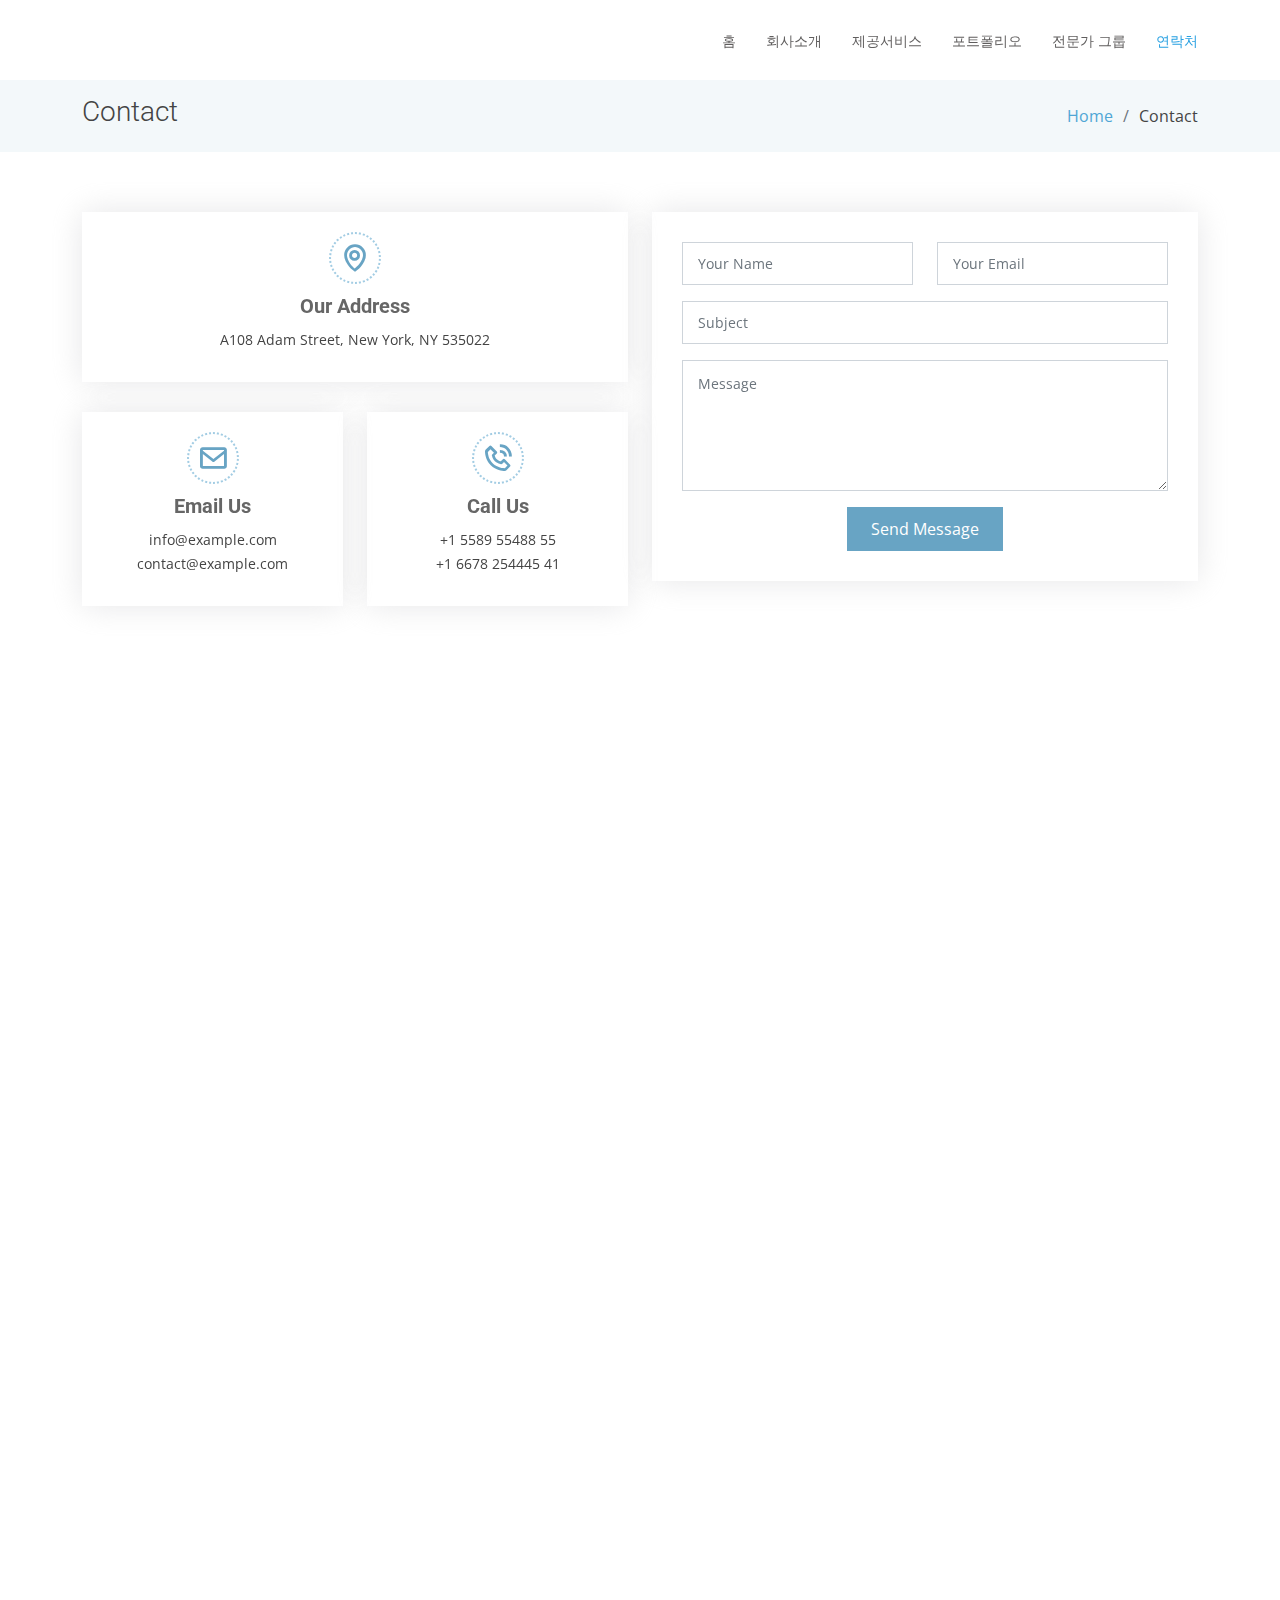
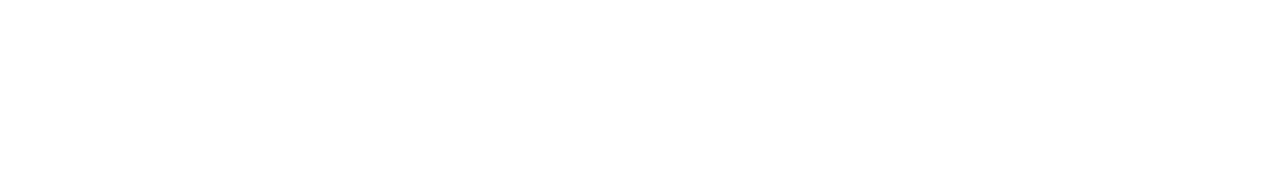
<file: contact.html>
<!DOCTYPE html>
<html lang="ko">

<head>
  <meta charset="utf-8">
  <meta content="width=device-width, initial-scale=1.0" name="viewport">

  <title>사람인안전기술단, 공공기관 안전수준평가, kosha ms 컨설팅, 중대재해처벌법 신속 대응, 유해위험방지계획서, 안전관리계획서 기본안전보건대장, 설계안전보건대장, 공사안전보건대장, 안전보건대장, 사업장안전보건체계 구축, 건설재해예방기술지도, 전기공사, 소방공사, 정보통신공사 기술지도</title>
  <meta content="" name="description">
  <meta content="" name="keywords">

  <!-- Favicons -->
  <link href="assets/img/favicon.png" rel="icon">
  <link href="assets/img/apple-touch-icon.png" rel="apple-touch-icon">

  <!-- Google Fonts -->
  <link href="https://fonts.googleapis.com/css?family=Open+Sans:300,300i,400,400i,600,600i,700,700i|Roboto:300,300i,400,400i,500,500i,700,700i&display=swap" rel="stylesheet">

  <!-- Vendor CSS Files -->
  <link href="assets/vendor/animate.css/animate.min.css" rel="stylesheet">
  <link href="assets/vendor/aos/aos.css" rel="stylesheet">
  <link href="assets/vendor/bootstrap/css/bootstrap.min.css" rel="stylesheet">
  <link href="assets/vendor/bootstrap-icons/bootstrap-icons.css" rel="stylesheet">
  <link href="assets/vendor/boxicons/css/boxicons.min.css" rel="stylesheet">
  <link href="assets/vendor/glightbox/css/glightbox.min.css" rel="stylesheet">
  <link href="assets/vendor/swiper/swiper-bundle.min.css" rel="stylesheet">

  <!-- Template Main CSS File -->
  <link href="assets/css/style.css" rel="stylesheet">

  <!-- =======================================================
  * Template Name: Moderna - v4.3.0
  * Template URL: https://bootstrapmade.com/free-bootstrap-template-corporate-moderna/
  * Author: BootstrapMade.com
  * License: https://bootstrapmade.com/license/
  ======================================================== -->
</head>

<body>

  <!-- ======= Header ======= -->
  <header id="header" class="fixed-top d-flex align-items-center header-transparent">
    <div class="container d-flex justify-content-between align-items-center">

      <div class="logo">
        <h1 class="text-light"><a href="index.html"><span>사람인안전기술단</span></a></h1>
        <!-- Uncomment below if you prefer to use an image logo -->
        <!-- <a href="index.html"><img src="assets/img/logo.png" alt="" class="img-fluid"></a>-->
      </div>

      <nav id="navbar" class="navbar">
        <ul>
          <li><a href="index.html">홈</a></li>
          <li><a href="about.html">회사소개</a></li>
          <li><a href="services.html">제공서비스</a></li>
          <li><a href="portfolio.html">포트폴리오</a></li>
          <li><a href="team.html">전문가 그룹</a></li>
          
          <li><a class="active " href="contact.html">연락처</a></li>
        </ul>
        <i class="bi bi-list mobile-nav-toggle"></i>
      </nav><!-- .navbar -->

    </div>
  </header><!-- End Header -->

  <main id="main">

    <!-- ======= Contact Section ======= -->
    <section class="breadcrumbs">
      <div class="container">

        <div class="d-flex justify-content-between align-items-center">
          <h2>Contact</h2>
          <ol>
            <li><a href="index.html">Home</a></li>
            <li>Contact</li>
          </ol>
        </div>

      </div>
    </section><!-- End Contact Section -->

    <!-- ======= Contact Section ======= -->
    <section class="contact" data-aos="fade-up" data-aos-easing="ease-in-out" data-aos-duration="500">
      <div class="container">

        <div class="row">

          <div class="col-lg-6">

            <div class="row">
              <div class="col-md-12">
                <div class="info-box">
                  <i class="bx bx-map"></i>
                  <h3>Our Address</h3>
                  <p>A108 Adam Street, New York, NY 535022</p>
                </div>
              </div>
              <div class="col-md-6">
                <div class="info-box">
                  <i class="bx bx-envelope"></i>
                  <h3>Email Us</h3>
                  <p>info@example.com<br>contact@example.com</p>
                </div>
              </div>
              <div class="col-md-6">
                <div class="info-box">
                  <i class="bx bx-phone-call"></i>
                  <h3>Call Us</h3>
                  <p>+1 5589 55488 55<br>+1 6678 254445 41</p>
                </div>
              </div>
            </div>

          </div>

          <div class="col-lg-6">
            <form action="forms/contact.php" method="post" role="form" class="php-email-form">
              <div class="row">
                <div class="col-md-6 form-group">
                  <input type="text" name="name" class="form-control" id="name" placeholder="Your Name" required>
                </div>
                <div class="col-md-6 form-group mt-3 mt-md-0">
                  <input type="email" class="form-control" name="email" id="email" placeholder="Your Email" required>
                </div>
              </div>
              <div class="form-group mt-3">
                <input type="text" class="form-control" name="subject" id="subject" placeholder="Subject" required>
              </div>
              <div class="form-group mt-3">
                <textarea class="form-control" name="message" rows="5" placeholder="Message" required></textarea>
              </div>
              <div class="my-3">
                <div class="loading">Loading</div>
                <div class="error-message"></div>
                <div class="sent-message">Your message has been sent. Thank you!</div>
              </div>
              <div class="text-center"><button type="submit">Send Message</button></div>
            </form>
          </div>

        </div>

      </div>
    </section><!-- End Contact Section -->

    <!-- ======= Map Section ======= -->
    <section class="map mt-2">
      <div class="container-fluid p-0">
        <iframe src="https://www.google.com/maps/embed?pb=!1m18!1m12!1m3!1d3024.2219901290355!2d-74.00369368400567!3d40.71312937933185!2m3!1f0!2f0!3f0!3m2!1i1024!2i768!4f13.1!3m3!1m2!1s0x89c25a23e28c1191%3A0x49f75d3281df052a!2s150%20Park%20Row%2C%20New%20York%2C%20NY%2010007%2C%20USA!5e0!3m2!1sen!2sbg!4v1579767901424!5m2!1sen!2sbg" frameborder="0" style="border:0;" allowfullscreen=""></iframe>
      </div>
    </section><!-- End Map Section -->

  </main><!-- End #main -->

  <!-- ======= Footer ======= -->
  <footer id="footer" data-aos="fade-up" data-aos-easing="ease-in-out" data-aos-duration="500">

    <div class="footer-newsletter">
      <div class="container">
        <div class="row">
          <div class="col-lg-6">
            <h4>Our Newsletter</h4>
            <p>Tamen quem nulla quae legam multos aute sint culpa legam noster magna</p>
          </div>
          <div class="col-lg-6">
            <form action="" method="post">
              <input type="email" name="email"><input type="submit" value="Subscribe">
            </form>
          </div>
        </div>
      </div>
    </div>

    <div class="footer-top">
      <div class="container">
        <div class="row">

          <div class="col-lg-3 col-md-6 footer-links">
            <h4>Useful Links</h4>
            <ul>
              <li><i class="bx bx-chevron-right"></i> <a href="#">Home</a></li>
              <li><i class="bx bx-chevron-right"></i> <a href="#">About us</a></li>
              <li><i class="bx bx-chevron-right"></i> <a href="#">Services</a></li>
              <li><i class="bx bx-chevron-right"></i> <a href="#">Terms of service</a></li>
              <li><i class="bx bx-chevron-right"></i> <a href="#">Privacy policy</a></li>
            </ul>
          </div>

          <div class="col-lg-3 col-md-6 footer-links">
            <h4>Our Services</h4>
            <ul>
              <li><i class="bx bx-chevron-right"></i> <a href="#">Web Design</a></li>
              <li><i class="bx bx-chevron-right"></i> <a href="#">Web Development</a></li>
              <li><i class="bx bx-chevron-right"></i> <a href="#">Product Management</a></li>
              <li><i class="bx bx-chevron-right"></i> <a href="#">Marketing</a></li>
              <li><i class="bx bx-chevron-right"></i> <a href="#">Graphic Design</a></li>
            </ul>
          </div>

          <div class="col-lg-3 col-md-6 footer-contact">
            <h4>Contact Us</h4>
            <p>
              A108 Adam Street <br>
              New York, NY 535022<br>
              United States <br><br>
              <strong>Phone:</strong> +1 5589 55488 55<br>
              <strong>Email:</strong> info@example.com<br>
            </p>

          </div>

          <div class="col-lg-3 col-md-6 footer-info">
            <h3>About Moderna</h3>
            <p>Cras fermentum odio eu feugiat lide par naso tierra. Justo eget nada terra videa magna derita valies darta donna mare fermentum iaculis eu non diam phasellus.</p>
            <div class="social-links mt-3">
              <a href="#" class="twitter"><i class="bx bxl-twitter"></i></a>
              <a href="#" class="facebook"><i class="bx bxl-facebook"></i></a>
              <a href="#" class="instagram"><i class="bx bxl-instagram"></i></a>
              <a href="#" class="linkedin"><i class="bx bxl-linkedin"></i></a>
            </div>
          </div>

        </div>
      </div>
    </div>

    <div class="container">
      <div class="copyright">
        &copy; Copyright <strong><span>Moderna</span></strong>. All Rights Reserved
      </div>
      <div class="credits">
        <!-- All the links in the footer should remain intact. -->
        <!-- You can delete the links only if you purchased the pro version. -->
        <!-- Licensing information: https://bootstrapmade.com/license/ -->
        <!-- Purchase the pro version with working PHP/AJAX contact form: https://bootstrapmade.com/free-bootstrap-template-corporate-moderna/ -->
        Designed by <a href="https://bootstrapmade.com/">BootstrapMade</a>
      </div>
    </div>
  </footer><!-- End Footer -->

  <a href="#" class="back-to-top d-flex align-items-center justify-content-center"><i class="bi bi-arrow-up-short"></i></a>

  <!-- Vendor JS Files -->
  <script src="assets/vendor/aos/aos.js"></script>
  <script src="assets/vendor/bootstrap/js/bootstrap.bundle.min.js"></script>
  <script src="assets/vendor/glightbox/js/glightbox.min.js"></script>
  <script src="assets/vendor/isotope-layout/isotope.pkgd.min.js"></script>
  <script src="assets/vendor/php-email-form/validate.js"></script>
  <script src="assets/vendor/purecounter/purecounter.js"></script>
  <script src="assets/vendor/swiper/swiper-bundle.min.js"></script>
  <script src="assets/vendor/waypoints/noframework.waypoints.js"></script>

  <!-- Template Main JS File -->
  <script src="assets/js/main.js"></script>

</body>

</html>
</file>
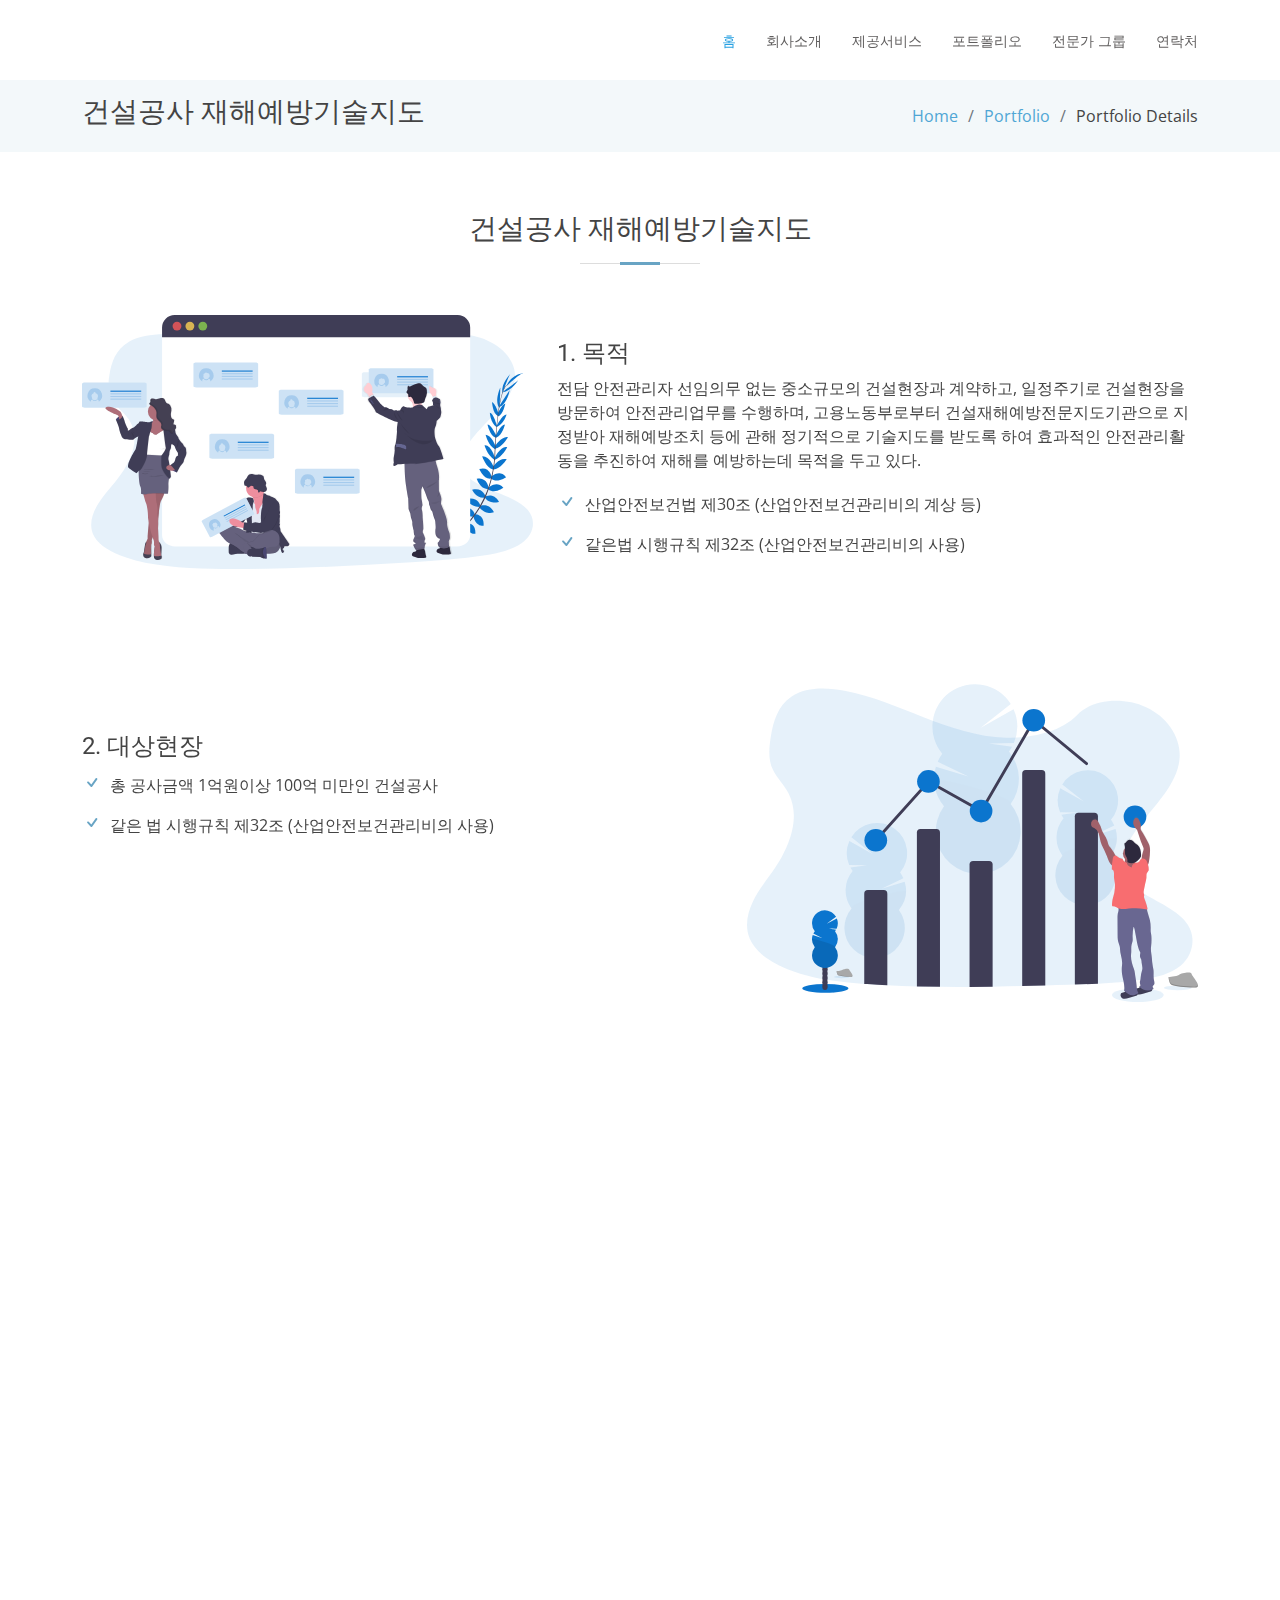
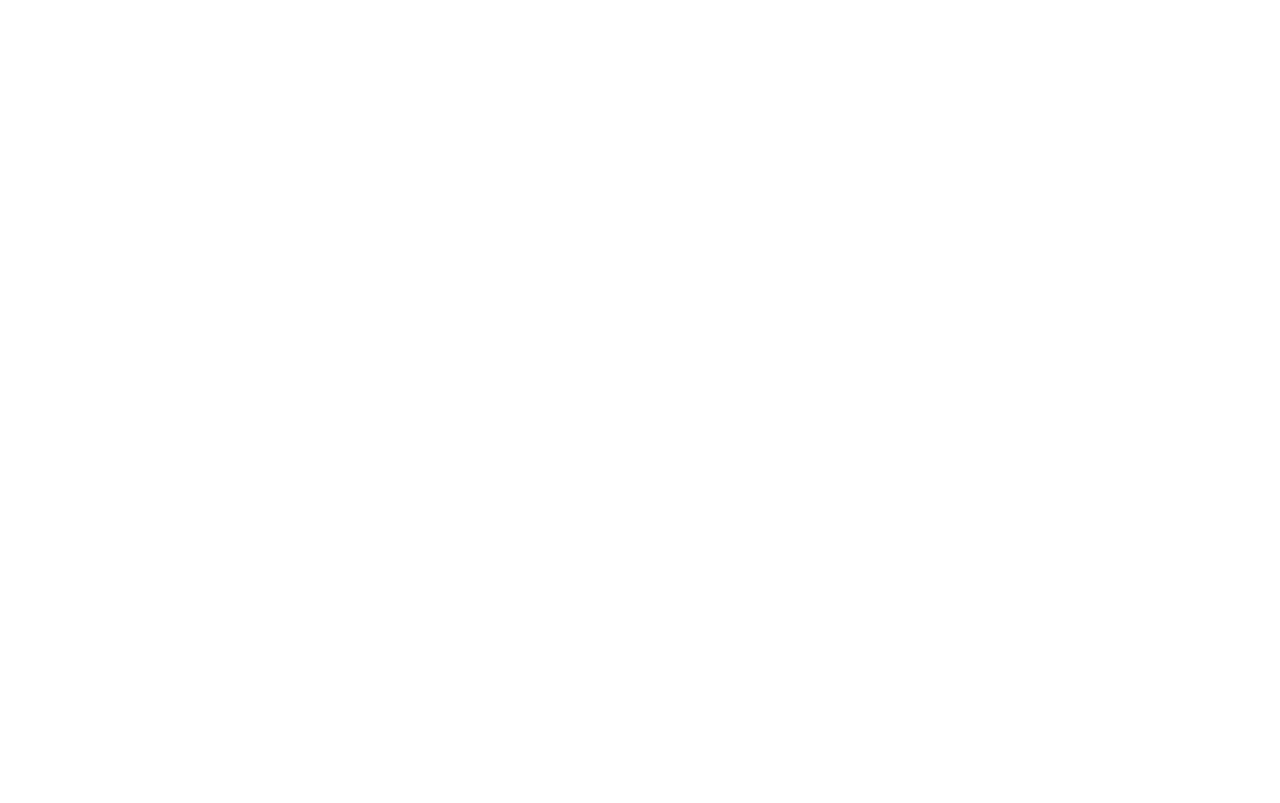
<file: portfolio-details-08.html>
<!DOCTYPE html>
<html lang="ko">

<head>
  <meta charset="utf-8">
  <meta content="width=device-width, initial-scale=1.0" name="viewport">

  <title>사람인안전기술단, 공공기관 안전수준평가, kosha ms 컨설팅, 중대재해처벌법 신속 대응, 유해위험방지계획서, 안전관리계획서 기본안전보건대장, 설계안전보건대장, 공사안전보건대장, 안전보건대장, 사업장안전보건체계 구축, 건설재해예방기술지도, 전기공사, 소방공사, 정보통신공사 기술지도</title>
  <meta content="" name="description">
  <meta content="" name="keywords">

  <!-- Favicons -->
  <link href="assets/img/favicon.png" rel="icon">
  <link href="assets/img/apple-touch-icon.png" rel="apple-touch-icon">

  <!-- Google Fonts -->
  <link href="https://fonts.googleapis.com/css?family=Open+Sans:300,300i,400,400i,600,600i,700,700i|Roboto:300,300i,400,400i,500,500i,700,700i&display=swap" rel="stylesheet">

  <!-- Vendor CSS Files -->
  <link href="assets/vendor/animate.css/animate.min.css" rel="stylesheet">
  <link href="assets/vendor/aos/aos.css" rel="stylesheet">
  <link href="assets/vendor/bootstrap/css/bootstrap.min.css" rel="stylesheet">
  <link href="assets/vendor/bootstrap-icons/bootstrap-icons.css" rel="stylesheet">
  <link href="assets/vendor/boxicons/css/boxicons.min.css" rel="stylesheet">
  <link href="assets/vendor/glightbox/css/glightbox.min.css" rel="stylesheet">
  <link href="assets/vendor/swiper/swiper-bundle.min.css" rel="stylesheet">

  <!-- Template Main CSS File -->
  <link href="assets/css/style.css" rel="stylesheet">

  <!-- =======================================================
  * Template Name: Moderna - v4.3.0
  * Template URL: https://bootstrapmade.com/free-bootstrap-template-corporate-moderna/
  * Author: BootstrapMade.com
  * License: https://bootstrapmade.com/license/
  ======================================================== -->
</head>

<body>

  <!-- ======= Header ======= -->
  <header id="header" class="fixed-top d-flex align-items-center header-transparent">
    <div class="container d-flex justify-content-between align-items-center">

      <div class="logo">
        <h1 class="text-light"><a href="index.html"><span>사람인안전기술단</span></a></h1>
        <!-- Uncomment below if you prefer to use an image logo -->
        <!-- <a href="index.html"><img src="assets/img/logo.png" alt="" class="img-fluid"></a>-->
      </div>

      <nav id="navbar" class="navbar">
        <ul>
          <li><a class="active " href="index.html">홈</a></li>
          <li><a href="about.html">회사소개</a></li>
          <li><a href="services.html">제공서비스</a></li>
          <li><a href="portfolio.html">포트폴리오</a></li>
          <li><a href="team.html">전문가 그룹</a></li>
          
          <li><a href="contact.html">연락처</a></li>
        </ul>
        <i class="bi bi-list mobile-nav-toggle"></i>
      </nav><!-- .navbar -->

    </div>
  </header><!-- End Header -->

  <main id="main">

    <!-- ======= Our Portfolio Section ======= -->
    <section class="breadcrumbs">
      <div class="container">

        <div class="d-flex justify-content-between align-items-center">
          <h2>건설공사 재해예방기술지도</h2>
          <ol>
            <li><a href="index.html">Home</a></li>
            <li><a href="portfolio.html">Portfolio</a></li>
            <li>Portfolio Details</li>
          </ol>
        </div>

      </div>
    </section><!-- End Our Portfolio Section -->

<!-- ======= Features Section ======= -->
<section class="features">
  <div class="container">

    <div class="section-title">
      <h2>건설공사 재해예방기술지도</h2>
      <p></p>
    </div>

    <div class="row" data-aos="fade-up">
      <div class="col-md-5">
        <img src="assets/img/features-1.svg" class="img-fluid" alt="">
      </div>
      <div class="col-md-7 pt-4">
        <h3>1. 목적</h3>
        <p>전담 안전관리자 선임의무 없는 중소규모의 건설현장과 계약하고, 일정주기로 건설현장을 방문하여 안전관리업무를 수행하며, 고용노동부로부터 건설재해예방전문지도기관으로 지정받아 재해예방조치 등에 관해 정기적으로 기술지도를 받도록 하여 효과적인 안전관리활동을 추진하여 재해를 예방하는데 목적을 두고 있다.</p>
        <ul>
          <li><i class="bi bi-check"></i> 산업안전보건법 제30조 (산업안전보건관리비의 계상 등)</li>
          <li><i class="bi bi-check"></i> 같은법 시행규칙 제32조 (산업안전보건관리비의 사용)</li>
        </ul>
      </div>
    </div>

    <div class="row" data-aos="fade-up">
      <div class="col-md-5 order-1 order-md-2">
        <img src="assets/img/features-2.svg" class="img-fluid" alt="">
      </div>
      <div class="col-md-7 pt-5 order-2 order-md-1">
        <h3>2. 대상현장</h3>
        <ul>
          <li><i class="bi bi-check"></i> 총 공사금액 1억원이상 100억 미만인 건설공사</li>
          <li><i class="bi bi-check"></i> 같은 법 시행규칙 제32조 (산업안전보건관리비의 사용)</li>
        </ul>
      </div>
    </div>

    <div class="row" data-aos="fade-up">
      <div class="col-md-5">
        <img src="assets/img/features-3.svg" class="img-fluid" alt="">
      </div>
      <div class="col-md-7 pt-5">
        <h3>3. 예외현장</h3>
        <p>공사금액이 1억원 이상이라고 하더라도 다음 4가지 조건에 해당하는 건설현장의 경우에는 건설재해예방전문지도기관으로부터 기술지도를 받지 않아도 됩니다.</p>
        <ul>
          <li><i class="bi bi-check"></i> 공사기간 1개월 미만 현장</li>
          <li><i class="bi bi-check"></i> 유해위험방지계획서를 제출하여야 하는 공사</li>
          <li><i class="bi bi-check"></i> 육지와 연결되지 않은 도서지역(제주도 제외)</li>
          <li><i class="bi bi-check"></i> 전담 안전관리자를 선임한 건설현장</li>
        </ul>
      </div>
    </div>

    <div class="row" data-aos="fade-up">
      <div class="col-md-5 order-1 order-md-2">
        <img src="assets/img/features-4.svg" class="img-fluid" alt="">
      </div>
      <div class="col-md-7 pt-5 order-2 order-md-1">
        <h3>4. 계약요청 서류</h3>
        <p>
          재해예방기술지도를 진행하기 위해서는 아래서류를 보내주시면, 계약서를 작성해서 보내드립니다. 계약기간중에 현장소장님과 협의해서 건설현장에 필요한 안전관리사항 및 자료를 제공해 드리며, 기술지도 완료 시 완료증명서를 발급해 드립니다.</p>
        <ul>
          <li><i class="bi bi-check"></i> 도급계약서</li>
          <li><i class="bi bi-check"></i> 원가계산서 총괄표(갑지)</li>
          <li><i class="bi bi-check"></i> 고용산재보험가입증명원</li>
        </ul>
       
      </div>
    </div>





  </div>
</section><!-- End Features Section -->

  </main><!-- End #main -->

  <!-- ======= Footer ======= -->
  <footer id="footer" data-aos="fade-up" data-aos-easing="ease-in-out" data-aos-duration="500">

    
 <!-- ======= Contact Section ======= -->
 <section id="contact" class="contact">
  <div class="container" data-aos="fade-up">

    <div class="section-title">
      <h2>관련 글 더보기</h2>
    </div>

    <ul>
      <li><i class="bx bx-chevron-right"></i> <a href="https://blog.naver.com/safe4you/222297287710">토목공사, 건축공사, 조경공사, 기계설비공사</a></li>
      <li><i class="bx bx-chevron-right"></i> <a href="https://blog.naver.com/safe4you/222297287710">전기공사, 통신공사, 소방시설공사</a></li>
    </ul>

    <div class="container">
      <div class="copyright">
        &copy; Copyright <strong><span>사람인안전기술단</span></strong>. All Rights Reserved
      </div>
      <div class="credits">
        <!-- All the links in the footer should remain intact. -->
        <!-- You can delete the links only if you purchased the pro version. -->
        <!-- Licensing information: https://bootstrapmade.com/license/ -->
        <!-- Purchase the pro version with working PHP/AJAX contact form: https://bootstrapmade.com/free-bootstrap-template-corporate-moderna/ -->
        Designed by <a href="#">사람인안전지도사</a>
      </div>
    </div>
  </footer><!-- End Footer -->

  <a href="#" class="back-to-top d-flex align-items-center justify-content-center"><i class="bi bi-arrow-up-short"></i></a>

  <!-- Vendor JS Files -->
  <script src="assets/vendor/aos/aos.js"></script>
  <script src="assets/vendor/bootstrap/js/bootstrap.bundle.min.js"></script>
  <script src="assets/vendor/glightbox/js/glightbox.min.js"></script>
  <script src="assets/vendor/isotope-layout/isotope.pkgd.min.js"></script>
  <script src="assets/vendor/php-email-form/validate.js"></script>
  <script src="assets/vendor/purecounter/purecounter.js"></script>
  <script src="assets/vendor/swiper/swiper-bundle.min.js"></script>
  <script src="assets/vendor/waypoints/noframework.waypoints.js"></script>

  <!-- Template Main JS File -->
  <script src="assets/js/main.js"></script>

</body>

</html>
</file>
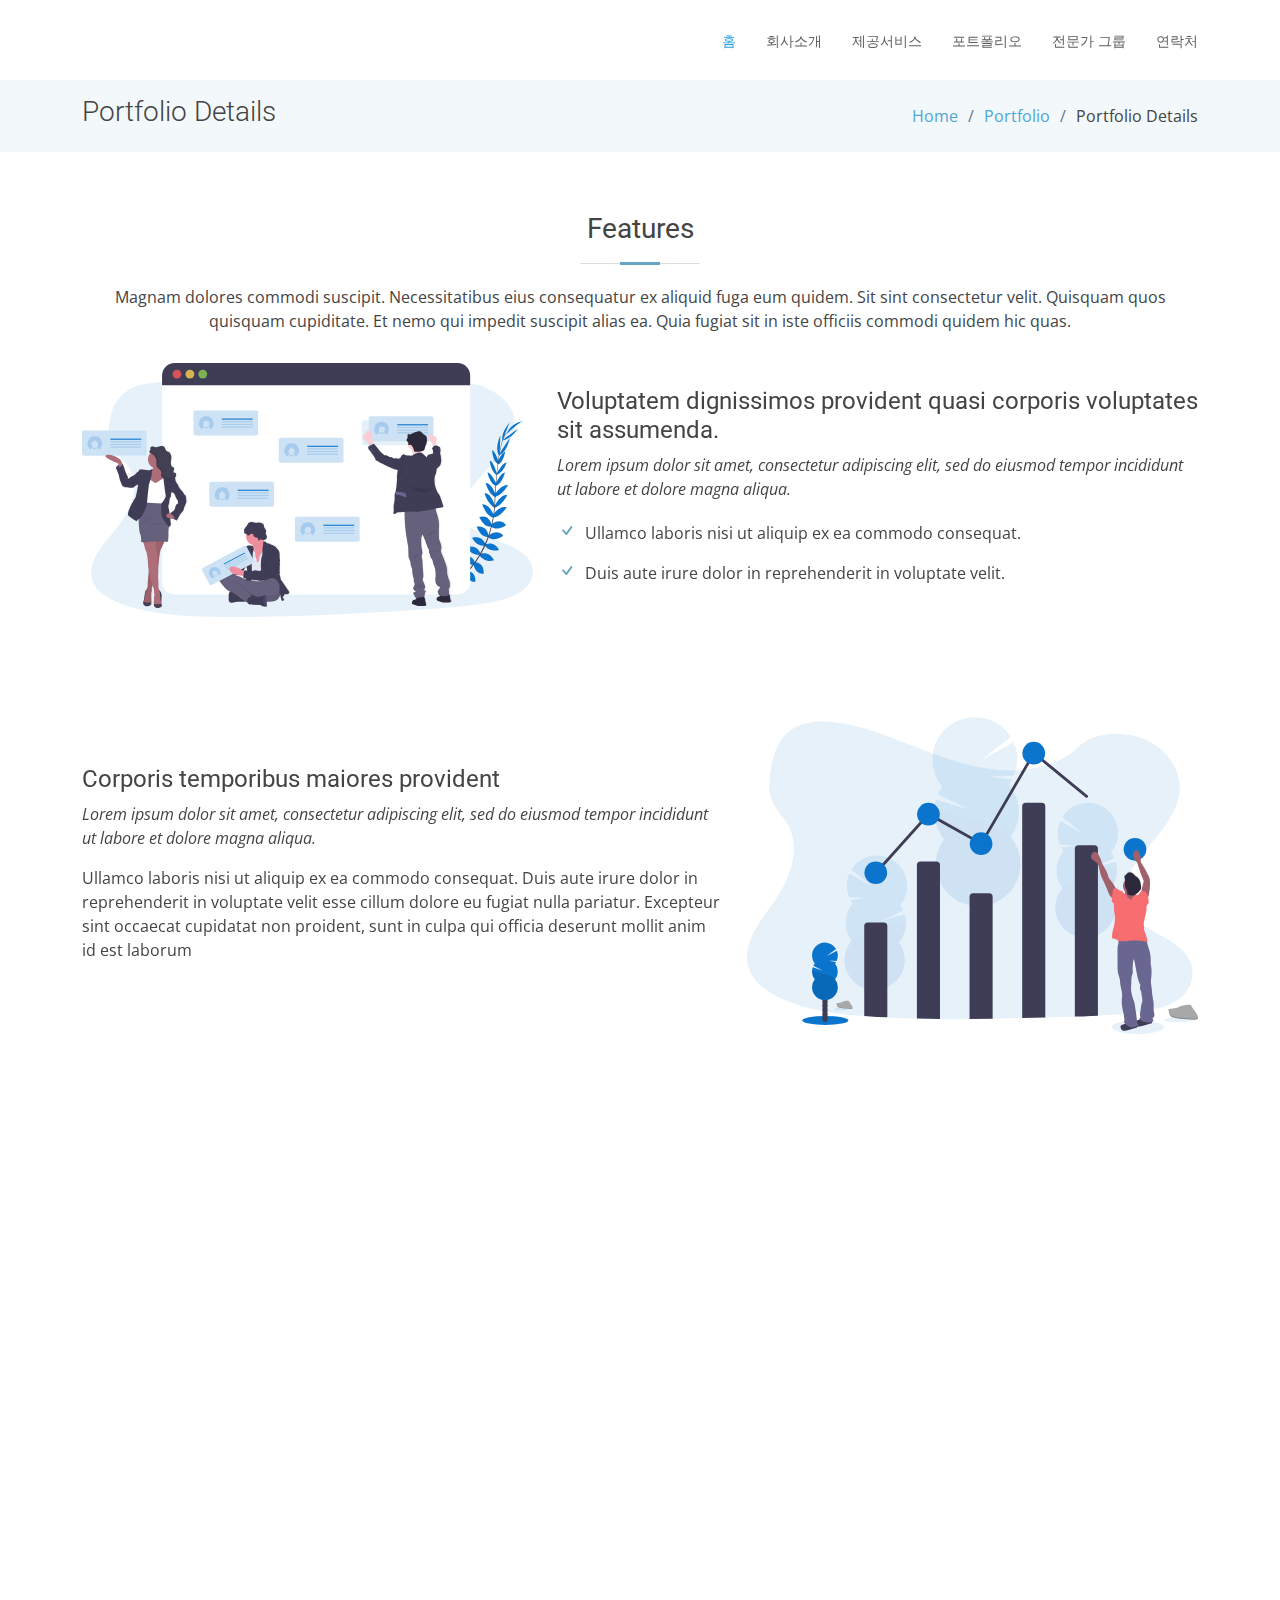
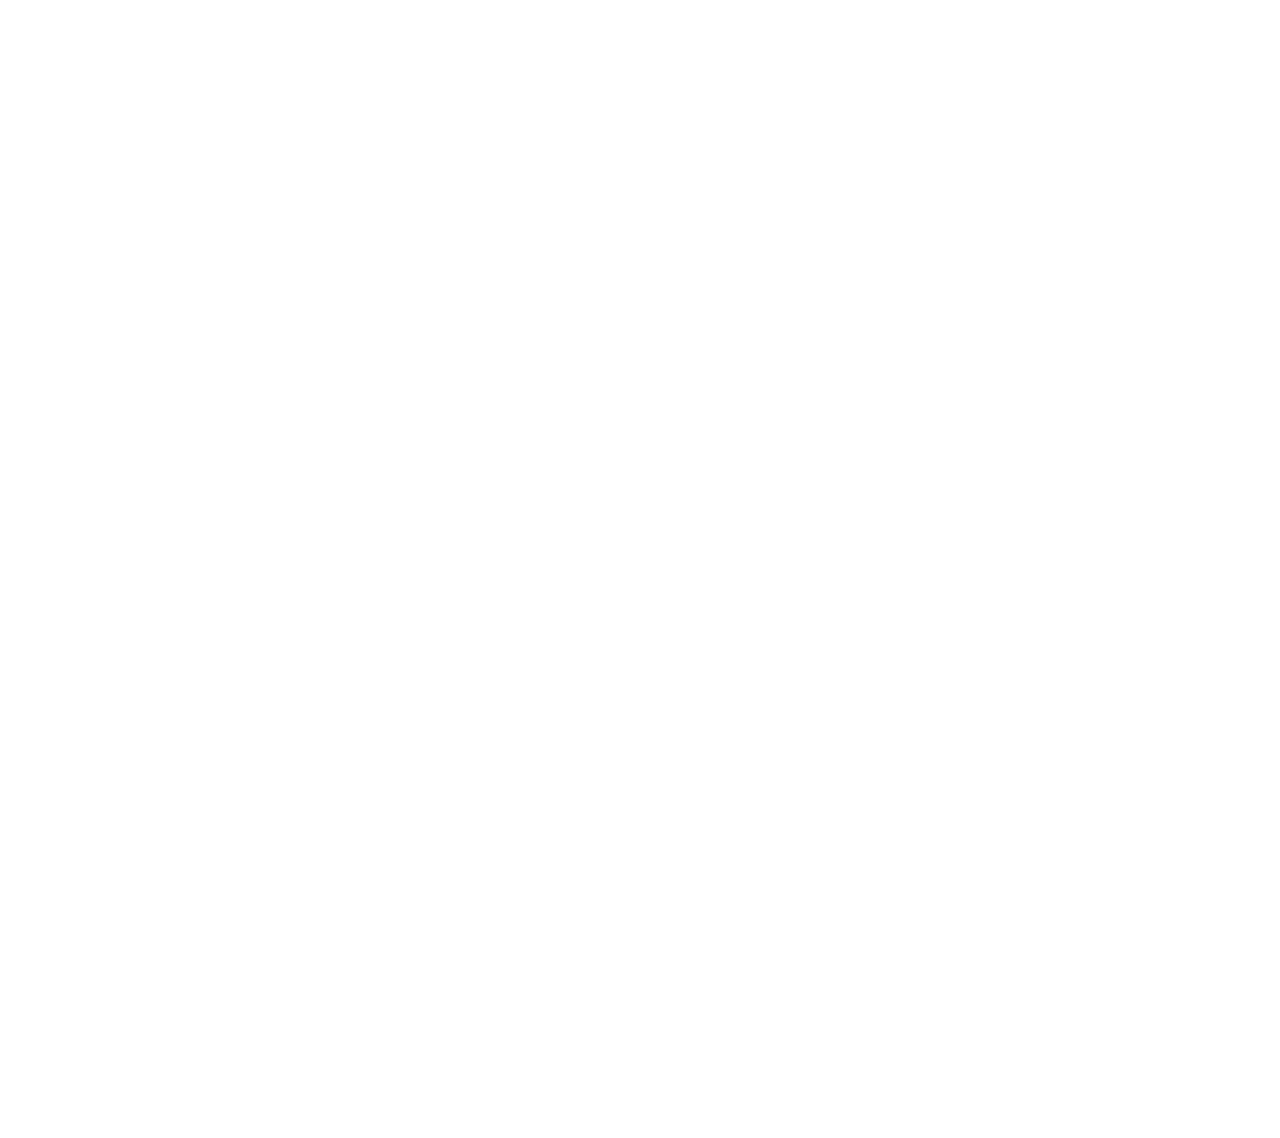
<file: portfolio-details-09.html>
<!DOCTYPE html>
<html lang="ko">

<head>
  <meta charset="utf-8">
  <meta content="width=device-width, initial-scale=1.0" name="viewport">

  <title>사람인안전기술단, 공공기관 안전수준평가, kosha ms 컨설팅, 중대재해처벌법 신속 대응, 유해위험방지계획서, 안전관리계획서 기본안전보건대장, 설계안전보건대장, 공사안전보건대장, 안전보건대장, 사업장안전보건체계 구축, 건설재해예방기술지도, 전기공사, 소방공사, 정보통신공사 기술지도</title>
  <meta content="" name="description">
  <meta content="" name="keywords">

  <!-- Favicons -->
  <link href="assets/img/favicon.png" rel="icon">
  <link href="assets/img/apple-touch-icon.png" rel="apple-touch-icon">

  <!-- Google Fonts -->
  <link href="https://fonts.googleapis.com/css?family=Open+Sans:300,300i,400,400i,600,600i,700,700i|Roboto:300,300i,400,400i,500,500i,700,700i&display=swap" rel="stylesheet">

  <!-- Vendor CSS Files -->
  <link href="assets/vendor/animate.css/animate.min.css" rel="stylesheet">
  <link href="assets/vendor/aos/aos.css" rel="stylesheet">
  <link href="assets/vendor/bootstrap/css/bootstrap.min.css" rel="stylesheet">
  <link href="assets/vendor/bootstrap-icons/bootstrap-icons.css" rel="stylesheet">
  <link href="assets/vendor/boxicons/css/boxicons.min.css" rel="stylesheet">
  <link href="assets/vendor/glightbox/css/glightbox.min.css" rel="stylesheet">
  <link href="assets/vendor/swiper/swiper-bundle.min.css" rel="stylesheet">

  <!-- Template Main CSS File -->
  <link href="assets/css/style.css" rel="stylesheet">

  <!-- =======================================================
  * Template Name: Moderna - v4.3.0
  * Template URL: https://bootstrapmade.com/free-bootstrap-template-corporate-moderna/
  * Author: BootstrapMade.com
  * License: https://bootstrapmade.com/license/
  ======================================================== -->
</head>

<body>

  <!-- ======= Header ======= -->
  <header id="header" class="fixed-top d-flex align-items-center header-transparent">
    <div class="container d-flex justify-content-between align-items-center">

      <div class="logo">
        <h1 class="text-light"><a href="index.html"><span>사람인안전기술단</span></a></h1>
        <!-- Uncomment below if you prefer to use an image logo -->
        <!-- <a href="index.html"><img src="assets/img/logo.png" alt="" class="img-fluid"></a>-->
      </div>

      <nav id="navbar" class="navbar">
        <ul>
          <li><a class="active " href="index.html">홈</a></li>
          <li><a href="about.html">회사소개</a></li>
          <li><a href="services.html">제공서비스</a></li>
          <li><a href="portfolio.html">포트폴리오</a></li>
          <li><a href="team.html">전문가 그룹</a></li>
          
          <li><a href="contact.html">연락처</a></li>
        </ul>
        <i class="bi bi-list mobile-nav-toggle"></i>
      </nav><!-- .navbar -->

    </div>
  </header><!-- End Header -->

  <main id="main">

    <!-- ======= Our Portfolio Section ======= -->
    <section class="breadcrumbs">
      <div class="container">

        <div class="d-flex justify-content-between align-items-center">
          <h2>Portfolio Details</h2>
          <ol>
            <li><a href="index.html">Home</a></li>
            <li><a href="portfolio.html">Portfolio</a></li>
            <li>Portfolio Details</li>
          </ol>
        </div>

      </div>
    </section><!-- End Our Portfolio Section -->

<!-- ======= Features Section ======= -->
<section class="features">
  <div class="container">

    <div class="section-title">
      <h2>Features</h2>
      <p>Magnam dolores commodi suscipit. Necessitatibus eius consequatur ex aliquid fuga eum quidem. Sit sint consectetur velit. Quisquam quos quisquam cupiditate. Et nemo qui impedit suscipit alias ea. Quia fugiat sit in iste officiis commodi quidem hic quas.</p>
    </div>

    <div class="row" data-aos="fade-up">
      <div class="col-md-5">
        <img src="assets/img/features-1.svg" class="img-fluid" alt="">
      </div>
      <div class="col-md-7 pt-4">
        <h3>Voluptatem dignissimos provident quasi corporis voluptates sit assumenda.</h3>
        <p class="fst-italic">
          Lorem ipsum dolor sit amet, consectetur adipiscing elit, sed do eiusmod tempor incididunt ut labore et dolore
          magna aliqua.
        </p>
        <ul>
          <li><i class="bi bi-check"></i> Ullamco laboris nisi ut aliquip ex ea commodo consequat.</li>
          <li><i class="bi bi-check"></i> Duis aute irure dolor in reprehenderit in voluptate velit.</li>
        </ul>
      </div>
    </div>

    <div class="row" data-aos="fade-up">
      <div class="col-md-5 order-1 order-md-2">
        <img src="assets/img/features-2.svg" class="img-fluid" alt="">
      </div>
      <div class="col-md-7 pt-5 order-2 order-md-1">
        <h3>Corporis temporibus maiores provident</h3>
        <p class="fst-italic">
          Lorem ipsum dolor sit amet, consectetur adipiscing elit, sed do eiusmod tempor incididunt ut labore et dolore
          magna aliqua.
        </p>
        <p>
          Ullamco laboris nisi ut aliquip ex ea commodo consequat. Duis aute irure dolor in reprehenderit in voluptate
          velit esse cillum dolore eu fugiat nulla pariatur. Excepteur sint occaecat cupidatat non proident, sunt in
          culpa qui officia deserunt mollit anim id est laborum
        </p>
      </div>
    </div>

    <div class="row" data-aos="fade-up">
      <div class="col-md-5">
        <img src="assets/img/features-3.svg" class="img-fluid" alt="">
      </div>
      <div class="col-md-7 pt-5">
        <h3>Sunt consequatur ad ut est nulla consectetur reiciendis animi voluptas</h3>
        <p>Cupiditate placeat cupiditate placeat est ipsam culpa. Delectus quia minima quod. Sunt saepe odit aut quia voluptatem hic voluptas dolor doloremque.</p>
        <ul>
          <li><i class="bi bi-check"></i> Ullamco laboris nisi ut aliquip ex ea commodo consequat.</li>
          <li><i class="bi bi-check"></i> Duis aute irure dolor in reprehenderit in voluptate velit.</li>
          <li><i class="bi bi-check"></i> Facilis ut et voluptatem aperiam. Autem soluta ad fugiat.</li>
        </ul>
      </div>
    </div>

    <div class="row" data-aos="fade-up">
      <div class="col-md-5 order-1 order-md-2">
        <img src="assets/img/features-4.svg" class="img-fluid" alt="">
      </div>
      <div class="col-md-7 pt-5 order-2 order-md-1">
        <h3>Quas et necessitatibus eaque impedit ipsum animi consequatur incidunt in</h3>
        <p class="fst-italic">
          Lorem ipsum dolor sit amet, consectetur adipiscing elit, sed do eiusmod tempor incididunt ut labore et dolore
          magna aliqua.
        </p>
        <p>
          Ullamco laboris nisi ut aliquip ex ea commodo consequat. Duis aute irure dolor in reprehenderit in voluptate
          velit esse cillum dolore eu fugiat nulla pariatur. Excepteur sint occaecat cupidatat non proident, sunt in
          culpa qui officia deserunt mollit anim id est laborum
        </p>
      </div>
    </div>

  </div>
</section><!-- End Features Section -->

  </main><!-- End #main -->

  <!-- ======= Footer ======= -->
  <footer id="footer" data-aos="fade-up" data-aos-easing="ease-in-out" data-aos-duration="500">


 <!-- ======= Contact Section ======= -->
 <section id="contact" class="contact">
  <div class="container" data-aos="fade-up">

    <div class="section-title">
      <h2>문의사항</h2>
    </div>

    <div class="row mt-1">

      <div class="col-lg-4">
        <div class="info">
          <div class="address">
            <i class="bi bi-geo-alt"></i>
            <h4>사업장 위치</h4>
            <p>경기도 용인시 기흥구 서천로201번길 31, 이너매스허브시티 520호</p> 
          </div>

          <div class="email">
            <i class="bi bi-envelope"></i>
            <h4>이메일</h4>
            <p>safe4you@naver.com</p>
          </div>

          <div class="phone">
            <i class="bi bi-phone"></i>
            <h4>전화번호</h4>
            <p>031-616-6532</p>
          </div>

        </div>

      </div>

      <div class="col-lg-8 mt-5 mt-lg-0">

        <form action="forms/contact.php" method="post" role="form" class="php-email-form">
          <div class="row">
            <div class="col-md-6 form-group">
              <input type="text" name="name" class="form-control" id="name" placeholder="회사명 / 이름을 입력해 주세요." required>
            </div>
            <div class="col-md-6 form-group mt-3 mt-md-0">
              <input type="email" class="form-control" name="email" id="email" placeholder="이메일 주소를 입력해 주세요." required>
            </div>
          </div>
          <div class="form-group mt-3">
            <input type="text" class="form-control" name="subject" id="subject" placeholder="제목을 입력해 주세요." required>
          </div>
          <div class="form-group mt-3">
            <textarea class="form-control" name="message" rows="5" placeholder="문의할 내용을 입력해 주세요. 전화로 문의하시면 빠르고 편리합니다. 문의전화 031-616-6532" required></textarea>
          </div>
          <div class="my-3">
            <div class="loading">Loading</div>
            <div class="error-message"></div>
            <div class="sent-message">메시지를 보냈습니다, 감사합니다!</div>
          </div>
          <div class="text-center"><button type="submit">작성완료 / 전송하기</button></div>
        </form>

      </div>

    </div>

  </div>
</section><!-- End Contact Section -->

    <div class="container">
      <div class="copyright">
        &copy; Copyright <strong><span>사람인안전기술단</span></strong>. All Rights Reserved
      </div>
      <div class="credits">
        <!-- All the links in the footer should remain intact. -->
        <!-- You can delete the links only if you purchased the pro version. -->
        <!-- Licensing information: https://bootstrapmade.com/license/ -->
        <!-- Purchase the pro version with working PHP/AJAX contact form: https://bootstrapmade.com/free-bootstrap-template-corporate-moderna/ -->
        Designed by <a href="#">사람인안전지도사</a>
      </div>
    </div>
  </footer><!-- End Footer -->

  <a href="#" class="back-to-top d-flex align-items-center justify-content-center"><i class="bi bi-arrow-up-short"></i></a>

  <!-- Vendor JS Files -->
  <script src="assets/vendor/aos/aos.js"></script>
  <script src="assets/vendor/bootstrap/js/bootstrap.bundle.min.js"></script>
  <script src="assets/vendor/glightbox/js/glightbox.min.js"></script>
  <script src="assets/vendor/isotope-layout/isotope.pkgd.min.js"></script>
  <script src="assets/vendor/php-email-form/validate.js"></script>
  <script src="assets/vendor/purecounter/purecounter.js"></script>
  <script src="assets/vendor/swiper/swiper-bundle.min.js"></script>
  <script src="assets/vendor/waypoints/noframework.waypoints.js"></script>

  <!-- Template Main JS File -->
  <script src="assets/js/main.js"></script>

</body>

</html>
</file>
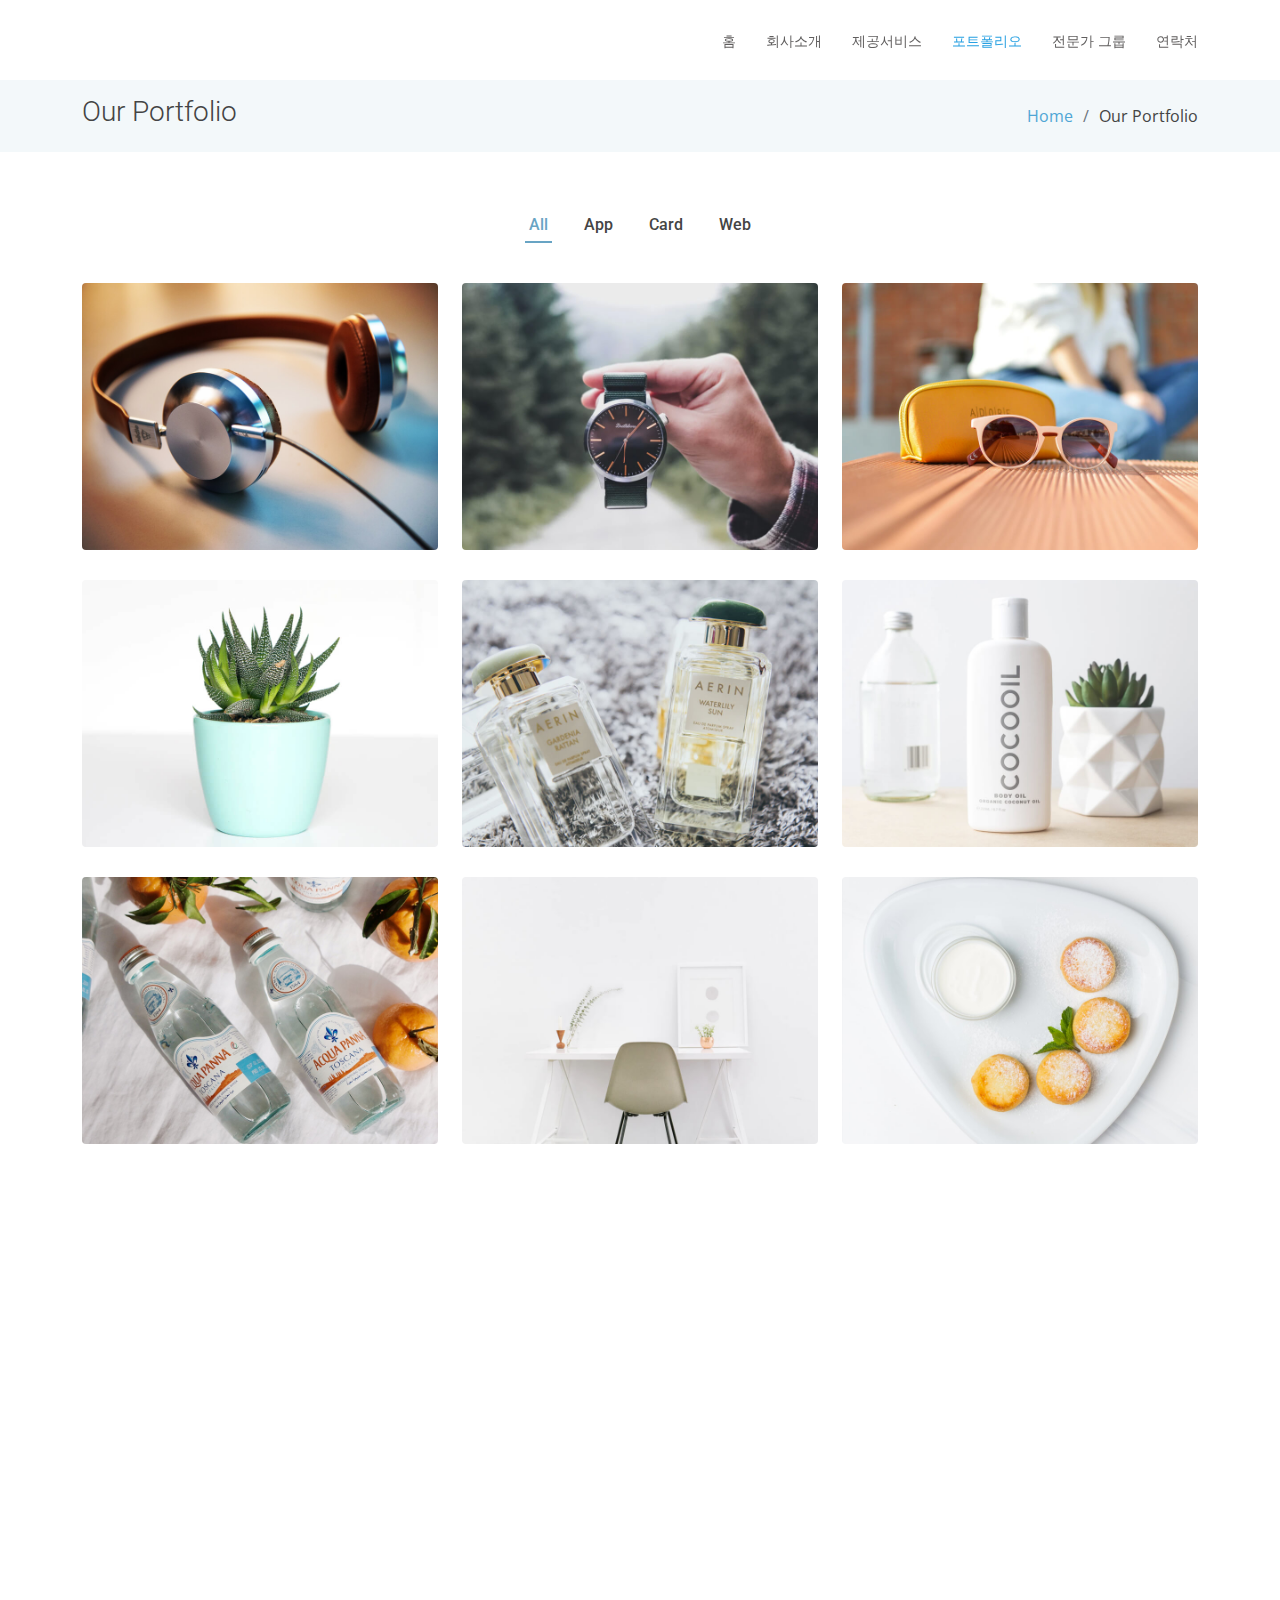
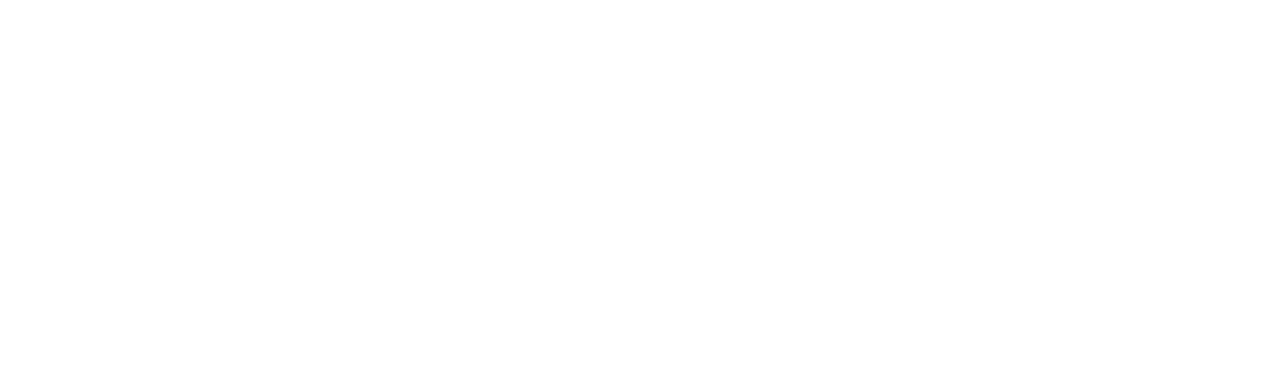
<file: portfolio.html>
<!DOCTYPE html>
<html lang="ko">

<head>
  <meta charset="utf-8">
  <meta content="width=device-width, initial-scale=1.0" name="viewport">

  <title>사람인안전기술단, 공공기관 안전수준평가, kosha ms 컨설팅, 중대재해처벌법 신속 대응, 유해위험방지계획서, 안전관리계획서 기본안전보건대장, 설계안전보건대장, 공사안전보건대장, 안전보건대장, 사업장안전보건체계 구축, 건설재해예방기술지도, 전기공사, 소방공사, 정보통신공사 기술지도</title>
  <meta content="" name="description">
  <meta content="" name="keywords">

  <!-- Favicons -->
  <link href="assets/img/favicon.png" rel="icon">
  <link href="assets/img/apple-touch-icon.png" rel="apple-touch-icon">

  <!-- Google Fonts -->
  <link href="https://fonts.googleapis.com/css?family=Open+Sans:300,300i,400,400i,600,600i,700,700i|Roboto:300,300i,400,400i,500,500i,700,700i&display=swap" rel="stylesheet">

  <!-- Vendor CSS Files -->
  <link href="assets/vendor/animate.css/animate.min.css" rel="stylesheet">
  <link href="assets/vendor/aos/aos.css" rel="stylesheet">
  <link href="assets/vendor/bootstrap/css/bootstrap.min.css" rel="stylesheet">
  <link href="assets/vendor/bootstrap-icons/bootstrap-icons.css" rel="stylesheet">
  <link href="assets/vendor/boxicons/css/boxicons.min.css" rel="stylesheet">
  <link href="assets/vendor/glightbox/css/glightbox.min.css" rel="stylesheet">
  <link href="assets/vendor/swiper/swiper-bundle.min.css" rel="stylesheet">

  <!-- Template Main CSS File -->
  <link href="assets/css/style.css" rel="stylesheet">

  <!-- =======================================================
  * Template Name: Moderna - v4.3.0
  * Template URL: https://bootstrapmade.com/free-bootstrap-template-corporate-moderna/
  * Author: BootstrapMade.com
  * License: https://bootstrapmade.com/license/
  ======================================================== -->
</head>

<body>

  <!-- ======= Header ======= -->
  <header id="header" class="fixed-top d-flex align-items-center header-transparent">
    <div class="container d-flex justify-content-between align-items-center">

      <div class="logo">
        <h1 class="text-light"><a href="index.html"><span>사람인안전기술단</span></a></h1>
        <!-- Uncomment below if you prefer to use an image logo -->
        <!-- <a href="index.html"><img src="assets/img/logo.png" alt="" class="img-fluid"></a>-->
      </div>

      <nav id="navbar" class="navbar">
        <ul>
          <li><a href="index.html">홈</a></li>
          <li><a href="about.html">회사소개</a></li>
          <li><a href="services.html">제공서비스</a></li>
          <li><a class="active " href="portfolio.html">포트폴리오</a></li>
          <li><a href="team.html">전문가 그룹</a></li>
          
          <li><a href="contact.html">연락처</a></li>
        </ul>
        <i class="bi bi-list mobile-nav-toggle"></i>
      </nav><!-- .navbar -->

    </div>
  </header><!-- End Header -->

  <main id="main">

    <!-- ======= Our Portfolio Section ======= -->
    <section class="breadcrumbs">
      <div class="container">

        <div class="d-flex justify-content-between align-items-center">
          <h2>Our Portfolio</h2>
          <ol>
            <li><a href="index.html">Home</a></li>
            <li>Our Portfolio</li>
          </ol>
        </div>

      </div>
    </section><!-- End Our Portfolio Section -->

    <!-- ======= Portfolio Section ======= -->
    <section class="portfolio">
      <div class="container">

        <div class="row">
          <div class="col-lg-12">
            <ul id="portfolio-flters">
              <li data-filter="*" class="filter-active">All</li>
              <li data-filter=".filter-app">App</li>
              <li data-filter=".filter-card">Card</li>
              <li data-filter=".filter-web">Web</li>
            </ul>
          </div>
        </div>

        <div class="row portfolio-container" data-aos="fade-up" data-aos-easing="ease-in-out" data-aos-duration="500">

          <div class="col-lg-4 col-md-6 portfolio-wrap filter-app">
            <div class="portfolio-item">
              <img src="assets/img/portfolio/portfolio-1.jpg" class="img-fluid" alt="">
              <div class="portfolio-info">
                <h3>App 1</h3>
                <div>
                  <a href="assets/img/portfolio/portfolio-1.jpg" data-gallery="portfolioGallery" class="portfolio-lightbox" title="App 1"><i class="bx bx-plus"></i></a>
                  <a href="portfolio-details.html" title="Portfolio Details"><i class="bx bx-link"></i></a>
                </div>
              </div>
            </div>
          </div>

          <div class="col-lg-4 col-md-6 portfolio-wrap filter-web">
            <div class="portfolio-item">
              <img src="assets/img/portfolio/portfolio-2.jpg" class="img-fluid" alt="">
              <div class="portfolio-info">
                <h3>Web 3</h3>
                <div>
                  <a href="assets/img/portfolio/portfolio-2.jpg" data-gallery="portfolioGallery" class="portfolio-lightbox" title="Web 3"><i class="bx bx-plus"></i></a>
                  <a href="portfolio-details.html" title="Portfolio Details"><i class="bx bx-link"></i></a>
                </div>
              </div>
            </div>
          </div>

          <div class="col-lg-4 col-md-6 portfolio-wrap filter-app">
            <div class="portfolio-item">
              <img src="assets/img/portfolio/portfolio-3.jpg" class="img-fluid" alt="">
              <div class="portfolio-info">
                <h3>App 2</h3>
                <div>
                  <a href="assets/img/portfolio/portfolio-3.jpg" data-gallery="portfolioGallery" class="portfolio-lightbox" title="App 2"><i class="bx bx-plus"></i></a>
                  <a href="portfolio-details.html" title="Portfolio Details"><i class="bx bx-link"></i></a>
                </div>
              </div>
            </div>
          </div>

          <div class="col-lg-4 col-md-6 portfolio-wrap filter-card">
            <div class="portfolio-item">
              <img src="assets/img/portfolio/portfolio-4.jpg" class="img-fluid" alt="">
              <div class="portfolio-info">
                <h3>Card 2</h3>
                <div>
                  <a href="assets/img/portfolio/portfolio-4.jpg" data-gallery="portfolioGallery" class="portfolio-lightbox" title="Card 2"><i class="bx bx-plus"></i></a>
                  <a href="portfolio-details.html" title="Portfolio Details"><i class="bx bx-link"></i></a>
                </div>
              </div>
            </div>
          </div>

          <div class="col-lg-4 col-md-6 portfolio-wrap filter-web">
            <div class="portfolio-item">
              <img src="assets/img/portfolio/portfolio-5.jpg" class="img-fluid" alt="">
              <div class="portfolio-info">
                <h3>Web 2</h3>
                <div>
                  <a href="assets/img/portfolio/portfolio-5.jpg" data-gallery="portfolioGallery" class="portfolio-lightbox" title="Web 2"><i class="bx bx-plus"></i></a>
                  <a href="portfolio-details.html" title="Portfolio Details"><i class="bx bx-link"></i></a>
                </div>
              </div>
            </div>
          </div>

          <div class="col-lg-4 col-md-6 portfolio-wrap filter-app">
            <div class="portfolio-item">
              <img src="assets/img/portfolio/portfolio-6.jpg" class="img-fluid" alt="">
              <div class="portfolio-info">
                <h3>App 3</h3>
                <div>
                  <a href="assets/img/portfolio/portfolio-6.jpg" data-gallery="portfolioGallery" class="portfolio-lightbox" title="App 3"><i class="bx bx-plus"></i></a>
                  <a href="portfolio-details.html" title="Portfolio Details"><i class="bx bx-link"></i></a>
                </div>
              </div>
            </div>
          </div>

          <div class="col-lg-4 col-md-6 portfolio-wrap filter-card">
            <div class="portfolio-item">
              <img src="assets/img/portfolio/portfolio-7.jpg" class="img-fluid" alt="">
              <div class="portfolio-info">
                <h3>Card 1</h3>
                <div>
                  <a href="assets/img/portfolio/portfolio-7.jpg" data-gallery="portfolioGallery" class="portfolio-lightbox" title="Card 1"><i class="bx bx-plus"></i></a>
                  <a href="portfolio-details.html" title="Portfolio Details"><i class="bx bx-link"></i></a>
                </div>
              </div>
            </div>
          </div>

          <div class="col-lg-4 col-md-6 portfolio-wrap filter-card">
            <div class="portfolio-item">
              <img src="assets/img/portfolio/portfolio-8.jpg" class="img-fluid" alt="">
              <div class="portfolio-info">
                <h3>Card 3</h3>
                <div>
                  <a href="assets/img/portfolio/portfolio-8.jpg" data-gallery="portfolioGallery" class="portfolio-lightbox" title="Card 3"><i class="bx bx-plus"></i></a>
                  <a href="portfolio-details.html" title="Portfolio Details"><i class="bx bx-link"></i></a>
                </div>
              </div>
            </div>
          </div>

          <div class="col-lg-4 col-md-6 portfolio-wrap filter-web">
            <div class="portfolio-item">
              <img src="assets/img/portfolio/portfolio-9.jpg" class="img-fluid" alt="">
              <div class="portfolio-info">
                <h3>Web 1</h3>
                <div>
                  <a href="assets/img/portfolio/portfolio-9.jpg" data-gallery="portfolioGallery" class="portfolio-lightbox" title="Web 1"><i class="bx bx-plus"></i></a>
                  <a href="portfolio-details.html" title="Portfolio Details"><i class="bx bx-link"></i></a>
                </div>
              </div>
            </div>
          </div>

        </div>

      </div>
    </section><!-- End Portfolio Section -->

  </main><!-- End #main -->

  <!-- ======= Footer ======= -->
  <footer id="footer" data-aos="fade-up" data-aos-easing="ease-in-out" data-aos-duration="500">

    <div class="footer-newsletter">
      <div class="container">
        <div class="row">
          <div class="col-lg-6">
            <h4>Our Newsletter</h4>
            <p>Tamen quem nulla quae legam multos aute sint culpa legam noster magna</p>
          </div>
          <div class="col-lg-6">
            <form action="" method="post">
              <input type="email" name="email"><input type="submit" value="Subscribe">
            </form>
          </div>
        </div>
      </div>
    </div>

    <div class="footer-top">
      <div class="container">
        <div class="row">

          <div class="col-lg-3 col-md-6 footer-links">
            <h4>Useful Links</h4>
            <ul>
              <li><i class="bx bx-chevron-right"></i> <a href="#">Home</a></li>
              <li><i class="bx bx-chevron-right"></i> <a href="#">About us</a></li>
              <li><i class="bx bx-chevron-right"></i> <a href="#">Services</a></li>
              <li><i class="bx bx-chevron-right"></i> <a href="#">Terms of service</a></li>
              <li><i class="bx bx-chevron-right"></i> <a href="#">Privacy policy</a></li>
            </ul>
          </div>

          <div class="col-lg-3 col-md-6 footer-links">
            <h4>Our Services</h4>
            <ul>
              <li><i class="bx bx-chevron-right"></i> <a href="#">Web Design</a></li>
              <li><i class="bx bx-chevron-right"></i> <a href="#">Web Development</a></li>
              <li><i class="bx bx-chevron-right"></i> <a href="#">Product Management</a></li>
              <li><i class="bx bx-chevron-right"></i> <a href="#">Marketing</a></li>
              <li><i class="bx bx-chevron-right"></i> <a href="#">Graphic Design</a></li>
            </ul>
          </div>

          <div class="col-lg-3 col-md-6 footer-contact">
            <h4>Contact Us</h4>
            <p>
              A108 Adam Street <br>
              New York, NY 535022<br>
              United States <br><br>
              <strong>Phone:</strong> +1 5589 55488 55<br>
              <strong>Email:</strong> info@example.com<br>
            </p>

          </div>

          <div class="col-lg-3 col-md-6 footer-info">
            <h3>About Moderna</h3>
            <p>Cras fermentum odio eu feugiat lide par naso tierra. Justo eget nada terra videa magna derita valies darta donna mare fermentum iaculis eu non diam phasellus.</p>
            <div class="social-links mt-3">
              <a href="#" class="twitter"><i class="bx bxl-twitter"></i></a>
              <a href="#" class="facebook"><i class="bx bxl-facebook"></i></a>
              <a href="#" class="instagram"><i class="bx bxl-instagram"></i></a>
              <a href="#" class="linkedin"><i class="bx bxl-linkedin"></i></a>
            </div>
          </div>

        </div>
      </div>
    </div>

    <div class="container">
      <div class="copyright">
        &copy; Copyright <strong><span>Moderna</span></strong>. All Rights Reserved
      </div>
      <div class="credits">
        <!-- All the links in the footer should remain intact. -->
        <!-- You can delete the links only if you purchased the pro version. -->
        <!-- Licensing information: https://bootstrapmade.com/license/ -->
        <!-- Purchase the pro version with working PHP/AJAX contact form: https://bootstrapmade.com/free-bootstrap-template-corporate-moderna/ -->
        Designed by <a href="https://bootstrapmade.com/">BootstrapMade</a>
      </div>
    </div>
  </footer><!-- End Footer -->

  <a href="#" class="back-to-top d-flex align-items-center justify-content-center"><i class="bi bi-arrow-up-short"></i></a>

  <!-- Vendor JS Files -->
  <script src="assets/vendor/aos/aos.js"></script>
  <script src="assets/vendor/bootstrap/js/bootstrap.bundle.min.js"></script>
  <script src="assets/vendor/glightbox/js/glightbox.min.js"></script>
  <script src="assets/vendor/isotope-layout/isotope.pkgd.min.js"></script>
  <script src="assets/vendor/php-email-form/validate.js"></script>
  <script src="assets/vendor/purecounter/purecounter.js"></script>
  <script src="assets/vendor/swiper/swiper-bundle.min.js"></script>
  <script src="assets/vendor/waypoints/noframework.waypoints.js"></script>

  <!-- Template Main JS File -->
  <script src="assets/js/main.js"></script>

</body>

</html>
</file>
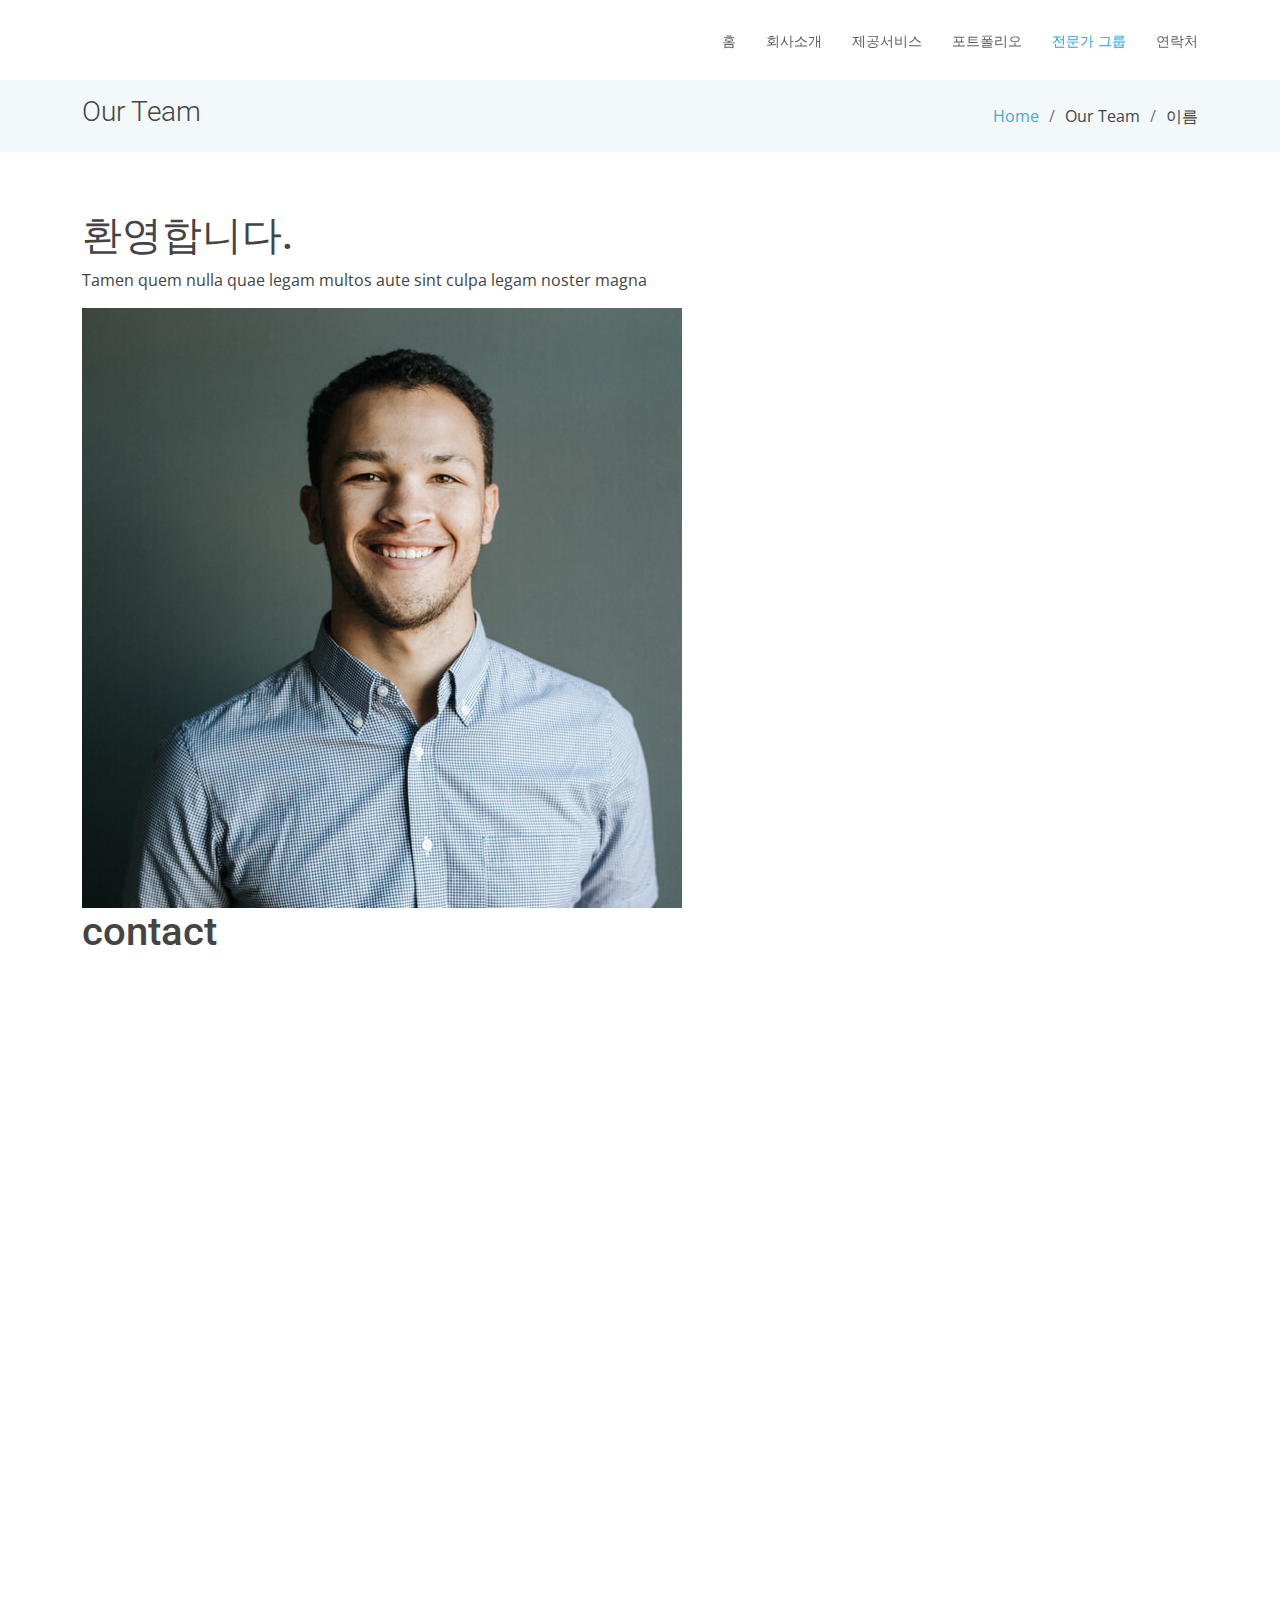
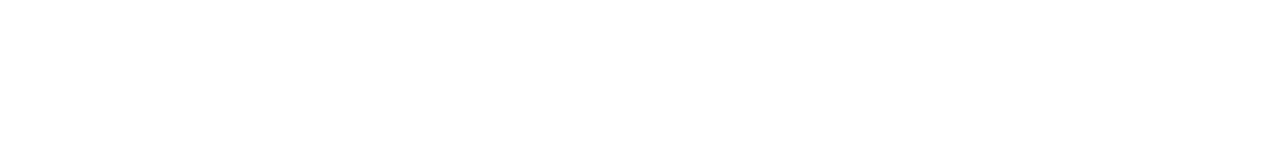
<file: team-detail.html>
<!DOCTYPE html>
<html lang="ko">

<head>
  <meta charset="utf-8">
  <meta content="width=device-width, initial-scale=1.0" name="viewport">

  <title>사람인안전기술단, 공공기관 안전수준평가, kosha ms 컨설팅, 중대재해처벌법 신속 대응, 유해위험방지계획서, 안전관리계획서 기본안전보건대장, 설계안전보건대장, 공사안전보건대장, 안전보건대장, 사업장안전보건체계 구축, 건설재해예방기술지도, 전기공사, 소방공사, 정보통신공사 기술지도</title>
  <meta content="" name="description">
  <meta content="" name="keywords">

  <!-- Favicons -->
  <link href="assets/img/favicon.png" rel="icon">
  <link href="assets/img/apple-touch-icon.png" rel="apple-touch-icon">

  <!-- Google Fonts -->
  <link href="https://fonts.googleapis.com/css?family=Open+Sans:300,300i,400,400i,600,600i,700,700i|Roboto:300,300i,400,400i,500,500i,700,700i&display=swap" rel="stylesheet">

  <!-- Vendor CSS Files -->
  <link href="assets/vendor/animate.css/animate.min.css" rel="stylesheet">
  <link href="assets/vendor/aos/aos.css" rel="stylesheet">
  <link href="assets/vendor/bootstrap/css/bootstrap.min.css" rel="stylesheet">
  <link href="assets/vendor/bootstrap-icons/bootstrap-icons.css" rel="stylesheet">
  <link href="assets/vendor/boxicons/css/boxicons.min.css" rel="stylesheet">
  <link href="assets/vendor/glightbox/css/glightbox.min.css" rel="stylesheet">
  <link href="assets/vendor/swiper/swiper-bundle.min.css" rel="stylesheet">

  <!-- Template Main CSS File -->
  <link href="assets/css/style.css" rel="stylesheet">

  <!-- =======================================================
  * Template Name: Moderna - v4.3.0
  * Template URL: https://bootstrapmade.com/free-bootstrap-template-corporate-moderna/
  * Author: BootstrapMade.com
  * License: https://bootstrapmade.com/license/
  ======================================================== -->
</head>

<body>

  <!-- ======= Header ======= -->
  <header id="header" class="fixed-top d-flex align-items-center header-transparent">
    <div class="container d-flex justify-content-between align-items-center">

      <div class="logo">
        <h1 class="text-light"><a href="index.html"><span>사람인안전기술단</span></a></h1>
        <!-- Uncomment below if you prefer to use an image logo -->
        <!-- <a href="index.html"><img src="assets/img/logo.png" alt="" class="img-fluid"></a>-->
      </div>

      <nav id="navbar" class="navbar">
        <ul>
          <li><a href="index.html">홈</a></li>
          <li><a href="about.html">회사소개</a></li>
          <li><a href="services.html">제공서비스</a></li>
          <li><a href="portfolio.html">포트폴리오</a></li>
          <li><a class="active " href="team.html">전문가 그룹</a></li>
         
          <li><a href="contact.html">연락처</a></li>
        </ul>
        <i class="bi bi-list mobile-nav-toggle"></i>
      </nav><!-- .navbar -->

    </div>
  </header><!-- End Header -->

  <main id="main">

    <!-- ======= Our Team Section ======= -->
    <section class="breadcrumbs">
      <div class="container">

        <div class="d-flex justify-content-between align-items-center">
          <h2>Our Team</h2>
          <ol>
            <li><a href="index.html">Home</a></li>
            <li>Our Team</li>
            <li id="detail-name">이름</li>
          </ol>
        </div>

      </div>
    </section><!-- End Our Team Section -->

    <!-- ======= Team Section ======= -->
    <section class="team" data-aos="fade-up" data-aos-easing="ease-in-out" data-aos-duration="500">
      <div class="container">
        <div class="introduce">
            <h1>환영합니다.</h1>
            <p>Tamen quem nulla quae legam multos aute sint culpa legam noster magna</p>

            <img src="assets/img/team/team-1.jpg"></img>
        </div>
        <div class="contact">
            <h1>contact</h1>
        </div>

      </div>
    </section><!-- End Team Section -->

  </main><!-- End #main -->

  <!-- ======= Footer ======= -->
  <footer id="footer" data-aos="fade-up" data-aos-easing="ease-in-out" data-aos-duration="500">

    <div class="footer-newsletter">
      <div class="container">
        <div class="row">
          <div class="col-lg-6">
            <h4>Our Newsletter</h4>
            <p>Tamen quem nulla quae legam multos aute sint culpa legam noster magna</p>
          </div>
          <div class="col-lg-6">
            <form action="" method="post">
              <input type="email" name="email"><input type="submit" value="Subscribe">
            </form>
          </div>
        </div>
      </div>
    </div>

    <div class="footer-top">
      <div class="container">
        <div class="row">

          <div class="col-lg-3 col-md-6 footer-links">
            <h4>Useful Links</h4>
            <ul>
              <li><i class="bx bx-chevron-right"></i> <a href="#">Home</a></li>
              <li><i class="bx bx-chevron-right"></i> <a href="#">About us</a></li>
              <li><i class="bx bx-chevron-right"></i> <a href="#">Services</a></li>
              <li><i class="bx bx-chevron-right"></i> <a href="#">Terms of service</a></li>
              <li><i class="bx bx-chevron-right"></i> <a href="#">Privacy policy</a></li>
            </ul>
          </div>

          <div class="col-lg-3 col-md-6 footer-links">
            <h4>Our Services</h4>
            <ul>
              <li><i class="bx bx-chevron-right"></i> <a href="#">Web Design</a></li>
              <li><i class="bx bx-chevron-right"></i> <a href="#">Web Development</a></li>
              <li><i class="bx bx-chevron-right"></i> <a href="#">Product Management</a></li>
              <li><i class="bx bx-chevron-right"></i> <a href="#">Marketing</a></li>
              <li><i class="bx bx-chevron-right"></i> <a href="#">Graphic Design</a></li>
            </ul>
          </div>

          <div class="col-lg-3 col-md-6 footer-contact">
            <h4>Contact Us</h4>
            <p>
              A108 Adam Street <br>
              New York, NY 535022<br>
              United States <br><br>
              <strong>Phone:</strong> +1 5589 55488 55<br>
              <strong>Email:</strong> info@example.com<br>
            </p>

          </div>

          <div class="col-lg-3 col-md-6 footer-info">
            <h3>About Moderna</h3>
            <p>Cras fermentum odio eu feugiat lide par naso tierra. Justo eget nada terra videa magna derita valies darta donna mare fermentum iaculis eu non diam phasellus.</p>
            <div class="social-links mt-3">
              <a href="#" class="twitter"><i class="bx bxl-twitter"></i></a>
              <a href="#" class="facebook"><i class="bx bxl-facebook"></i></a>
              <a href="#" class="instagram"><i class="bx bxl-instagram"></i></a>
              <a href="#" class="linkedin"><i class="bx bxl-linkedin"></i></a>
            </div>
          </div>

        </div>
      </div>
    </div>

    <div class="container">
      <div class="copyright">
        &copy; Copyright <strong><span>Moderna</span></strong>. All Rights Reserved
      </div>
      <div class="credits">
        <!-- All the links in the footer should remain intact. -->
        <!-- You can delete the links only if you purchased the pro version. -->
        <!-- Licensing information: https://bootstrapmade.com/license/ -->
        <!-- Purchase the pro version with working PHP/AJAX contact form: https://bootstrapmade.com/free-bootstrap-template-corporate-moderna/ -->
        Designed by <a href="https://bootstrapmade.com/">BootstrapMade</a>
      </div>
    </div>
  </footer><!-- End Footer -->

  <a href="#" class="back-to-top d-flex align-items-center justify-content-center"><i class="bi bi-arrow-up-short"></i></a>

  <!-- Vendor JS Files -->
  <script src="assets/vendor/aos/aos.js"></script>
  <script src="assets/vendor/bootstrap/js/bootstrap.bundle.min.js"></script>
  <script src="assets/vendor/glightbox/js/glightbox.min.js"></script>
  <script src="assets/vendor/isotope-layout/isotope.pkgd.min.js"></script>
  <script src="assets/vendor/php-email-form/validate.js"></script>
  <script src="assets/vendor/purecounter/purecounter.js"></script>
  <script src="assets/vendor/swiper/swiper-bundle.min.js"></script>
  <script src="assets/vendor/waypoints/noframework.waypoints.js"></script>

  <!-- Template Main JS File -->
  <script src="assets/js/main.js"></script>
  <script src="assets/js/team-detail-sheet.js"></script>
</body>

</html>
</file>
<file: assets/css/style.css>
/**
* Template Name: Moderna - v4.3.0
* Template URL: https://bootstrapmade.com/free-bootstrap-template-corporate-moderna/
* Author: BootstrapMade.com
* License: https://bootstrapmade.com/license/
*/

/*--------------------------------------------------------------
# General
--------------------------------------------------------------*/
body {
  font-family: "Open Sans", sans-serif;
  color: #444;
}

a {
  color: #4fa6d5;
  text-decoration: none;
}

a:hover {
  color: #45beff;
  text-decoration: none;
}

h1, h2, h3, h4, h5, h6, .font-primary {
  font-family: "Roboto", sans-serif;
}

/*--------------------------------------------------------------
# Back to top button
--------------------------------------------------------------*/
.back-to-top {
  position: fixed;
  visibility: hidden;
  opacity: 0;
  right: 15px;
  bottom: 15px;
  z-index: 99999;
  background: #68A4C4;
  width: 40px;
  height: 40px;
  border-radius: 4px;
  transition: all 0.4s;
}

.back-to-top i {
  font-size: 24px;
  color: #fff;
  line-height: 0;
}

.back-to-top:hover {
  background: #85b6cf;
  color: #fff;
}

.back-to-top.active {
  visibility: visible;
  opacity: 1;
}

/*--------------------------------------------------------------
# Header
--------------------------------------------------------------*/
#header {
  height: 80px;
  transition: all 0.5s;
  z-index: 997;
  transition: all 0.5s;
  background: #1e4356;
}

#header.header-transparent {
  background: none;
}

#header.header-scrolled {
  background: rgba(30, 67, 86, 0.8);
  height: 60px;
}

#header.header-scrolled li a {
  color: white;
}

#header.header-scrolled li .active:focus {
  color: skyblue;
}

#header .logo h1 {
  font-size: 28px;
  margin: 0;
  padding: 4px 0;
  line-height: 1;
  font-weight: 400;
  letter-spacing: 3px;
  text-transform: uppercase;
}

#header .logo h1 a, #header .logo h1 a:hover {
  color: #fff;
  text-decoration: none;
}

#header .logo img {
  padding: 0;
  margin: 0;
  max-height: 40px;
}

#main {
  margin-top: 80px;
}

/*--------------------------------------------------------------
# Navigation Menu
--------------------------------------------------------------*/
/**
* Desktop Navigation 
*/
.navbar {
  padding: 0;
}

.navbar ul {
  margin: 0;
  padding: 0;
  display: flex;
  list-style: none;
  align-items: center;
}

.navbar li {
  position: relative;
}

.navbar a, .navbar a:focus {
  display: flex;
  align-items: center;
  justify-content: space-between;
  padding: 10px 0 10px 30px;
  font-family: "Open Sans", sans-serif;
  font-size: 14px;
  color: #605e5e;
  white-space: nowrap;
  transition: 0.3s;
}

.navbar a i, .navbar a:focus i {
  font-size: 12px;
  line-height: 0;
  margin-left: 5px;
}

.navbar a:hover, .navbar .active, .navbar .active:focus, .navbar li:hover > a {
  color: #29a1e2;
}

.navbar .dropdown ul {
  display: block;
  position: absolute;
  left: 14px;
  top: calc(100% + 30px);
  margin: 0;
  padding: 10px 0;
  z-index: 99;
  opacity: 0;
  visibility: hidden;
  background: #fff;
  box-shadow: 0px 0px 30px rgba(127, 137, 161, 0.25);
  transition: 0.3s;
}

.navbar .dropdown ul li {
  min-width: 200px;
}

.navbar .dropdown ul a {
  padding: 10px 20px;
  font-size: 14px;
  text-transform: none;
  color: #1c3745;
}

.navbar .dropdown ul a i {
  font-size: 12px;
}

.navbar .dropdown ul a:hover, .navbar .dropdown ul .active:hover, .navbar .dropdown ul li:hover > a {
  color: #68A4C4;
}

.navbar .dropdown:hover > ul {
  opacity: 1;
  top: 100%;
  visibility: visible;
}

.navbar .dropdown .dropdown ul {
  top: 0;
  left: calc(100% - 30px);
  visibility: hidden;
}

.navbar .dropdown .dropdown:hover > ul {
  opacity: 1;
  top: 0;
  left: 100%;
  visibility: visible;
}

@media (max-width: 1366px) {
  .navbar .dropdown .dropdown ul {
    left: -90%;
  }
  .navbar .dropdown .dropdown:hover > ul {
    left: -100%;
  }
}

/**
* Mobile Navigation 
*/
.mobile-nav-toggle {
  color: #fff;
  font-size: 28px;
  cursor: pointer;
  display: none;
  line-height: 0;
  transition: 0.5s;
}

@media (max-width: 991px) {
  .mobile-nav-toggle {
    display: block;
  }
  .navbar ul {
    display: none;
  }
}

.navbar-mobile {
  position: fixed;
  overflow: hidden;
  top: 0;
  right: 0;
  left: 0;
  bottom: 0;
  background: rgba(17, 38, 48, 0.9);
  transition: 0.3s;
}

.navbar-mobile .mobile-nav-toggle {
  position: absolute;
  top: 15px;
  right: 15px;
}

.navbar-mobile ul {
  display: block;
  position: absolute;
  top: 55px;
  right: 15px;
  bottom: 15px;
  left: 15px;
  padding: 10px 0;
  background-color: #fff;
  overflow-y: auto;
  transition: 0.3s;
}

.navbar-mobile a {
  padding: 10px 20px;
  font-size: 15px;
  color: #1e4356;
}

.navbar-mobile a:hover, .navbar-mobile .active, .navbar-mobile li:hover > a {
  color: #68A4C4;
}

.navbar-mobile .getstarted {
  margin: 15px;
}

.navbar-mobile .dropdown ul {
  position: static;
  display: none;
  margin: 10px 20px;
  padding: 10px 0;
  z-index: 99;
  opacity: 1;
  visibility: visible;
  background: #fff;
  box-shadow: 0px 0px 30px rgba(127, 137, 161, 0.25);
}

.navbar-mobile .dropdown ul li {
  min-width: 200px;
}

.navbar-mobile .dropdown ul a {
  padding: 10px 20px;
}

.navbar-mobile .dropdown ul a i {
  font-size: 12px;
}

.navbar-mobile .dropdown ul a:hover, .navbar-mobile .dropdown ul .active:hover, .navbar-mobile .dropdown ul li:hover > a {
  color: #68A4C4;
}

.navbar-mobile .dropdown > .dropdown-active {
  display: block;
}

/*--------------------------------------------------------------
# Hero Section
--------------------------------------------------------------*/
#hero {
  width: 100%;
  height: 90vh;
  overflow: hidden;
  position: relative;
}

#hero::after {
  content: '';
  position: absolute;
  left: 50%;
  top: 0;
  width: 130%;
  height: 95%;
  background: linear-gradient(to right, rgba(30, 67, 86, 0.8), rgba(30, 67, 86, 0.6)), url("../img/hero-bg.jpg") center top no-repeat;
  z-index: 0;
  border-radius: 0 0 50% 50%;
  transform: translateX(-50%) rotate(0deg);
}

#hero::before {
  content: '';
  position: absolute;
  left: 50%;
  top: 0;
  width: 130%;
  height: 96%;
  background: #68A4C4;
  opacity: 0.3;
  z-index: 0;
  border-radius: 0 0 50% 50%;
  transform: translateX(-50%) translateY(18px) rotate(2deg);
}

#hero .carousel-container {
  display: flex;
  justify-content: center;
  align-items: center;
  flex-direction: column;
  text-align: center;
  bottom: 0;
  top: 0;
  left: 0;
  right: 0;
}

#hero h2 {
  color: #fff;
  margin-bottom: 30px;
  font-size: 48px;
  font-weight: 700;
}

#hero p {
  width: 80%;
  -webkit-animation-delay: 0.4s;
  animation-delay: 0.4s;
  margin: 0 auto 30px auto;
  color: #fff;
}

#hero .carousel-control-prev, #hero .carousel-control-next {
  width: 10%;
}

#hero .carousel-control-next-icon, #hero .carousel-control-prev-icon {
  background: none;
  font-size: 48px;
  line-height: 1;
  width: auto;
  height: auto;
}

#hero .btn-get-started {
  font-family: "Roboto", sans-serif;
  font-weight: 500;
  font-size: 14px;
  letter-spacing: 1px;
  display: inline-block;
  padding: 12px 32px;
  border-radius: 50px;
  transition: 0.5s;
  line-height: 1;
  margin: 10px;
  color: #fff;
  -webkit-animation-delay: 0.8s;
  animation-delay: 0.8s;
  border: 2px solid #68A4C4;
}

#hero .btn-get-started:hover {
  background: #68A4C4;
  color: #fff;
  text-decoration: none;
}

@media (min-width: 1024px) {
  #hero p {
    width: 60%;
  }
  #hero .carousel-control-prev, #hero .carousel-control-next {
    width: 5%;
  }
}

@media (max-width: 768px) {
  #hero::after {
    width: 180%;
    height: 95%;
    border-radius: 0 0 50% 50%;
    transform: translateX(-50%) rotate(0deg);
  }
  #hero::before {
    top: 0;
    width: 180%;
    height: 94%;
    border-radius: 0 0 50% 50%;
    transform: translateX(-50%) translateY(20px) rotate(4deg);
  }
}

@media (max-width: 575px) {
  #hero h2 {
    font-size: 30px;
  }
  #hero::after {
    left: 40%;
    top: 0;
    width: 200%;
    height: 95%;
    border-radius: 0 0 50% 50%;
    transform: translateX(-50%) rotate(0deg);
  }
  #hero::before {
    left: 50%;
    top: 0;
    width: 200%;
    height: 94%;
    border-radius: 0 0 50% 50%;
    transform: translateX(-50%) translateY(20px) rotate(4deg);
  }
}

/*--------------------------------------------------------------
# Hero No Slider Section
--------------------------------------------------------------*/
#hero-no-slider {
  width: 100%;
  height: 100vh;
  overflow: hidden;
  position: relative;
  text-align: center;
}

#hero-no-slider::before {
  content: '';
  position: absolute;
  left: 0;
  top: 0;
  right: 0;
  bottom: 0;
  background: linear-gradient(to right, rgba(30, 67, 86, 0.8), rgba(30, 67, 86, 0.6)), url("../img/hero-bg.jpg") center top no-repeat;
}

#hero-no-slider h2 {
  color: #fff;
  margin-bottom: 15px;
  font-size: 48px;
  font-weight: 700;
}

#hero-no-slider p {
  color: #fff;
}

#hero-no-slider .btn-get-started {
  font-family: "Roboto", sans-serif;
  font-weight: 500;
  font-size: 14px;
  letter-spacing: 1px;
  display: inline-block;
  padding: 12px 32px;
  border-radius: 50px;
  transition: 0.5s;
  line-height: 1;
  margin: 10px;
  color: #fff;
  -webkit-animation-delay: 0.8s;
  animation-delay: 0.8s;
  border: 2px solid #68A4C4;
}

#hero-no-slider .btn-get-started:hover {
  background: #68A4C4;
  color: #fff;
  text-decoration: none;
}

@media (max-width: 575px) {
  #hero-no-slider h2 {
    font-size: 30px;
  }
}

/*--------------------------------------------------------------
# Sections General
--------------------------------------------------------------*/
section {
  padding: 60px 0;
}

.section-bg {
  background-color: #f3f8fa;
}

.section-title {
  text-align: center;
  padding-bottom: 30px;
}

.section-title h2 {
  font-size: 28px;
  font-weight: 400;
  margin-bottom: 20px;
  padding-bottom: 20px;
  position: relative;
}

.section-title h2::before {
  content: '';
  position: absolute;
  display: block;
  width: 120px;
  height: 1px;
  background: #ddd;
  bottom: 1px;
  left: calc(50% - 60px);
}

.section-title h2::after {
  content: '';
  position: absolute;
  display: block;
  width: 40px;
  height: 3px;
  background: #68A4C4;
  bottom: 0;
  left: calc(50% - 20px);
}

.section-title p {
  margin-bottom: 0;
}

/*--------------------------------------------------------------
# Breadcrumbs
--------------------------------------------------------------*/
.breadcrumbs {
  padding: 15px 0;
  background-color: #f3f8fa;
  min-height: 40px;
}

.breadcrumbs h2 {
  font-size: 28px;
  font-weight: 300;
}

.breadcrumbs ol {
  display: flex;
  flex-wrap: wrap;
  list-style: none;
  padding: 0;
  margin: 0;
}

.breadcrumbs ol li + li {
  padding-left: 10px;
}

.breadcrumbs ol li + li::before {
  display: inline-block;
  padding-right: 10px;
  color: #6c757d;
  content: "/";
}

@media (max-width: 768px) {
  .breadcrumbs .d-flex {
    display: block !important;
  }
  .breadcrumbs ol {
    display: block;
  }
  .breadcrumbs ol li {
    display: inline-block;
  }
}

/*--------------------------------------------------------------
# Our Services
--------------------------------------------------------------*/
.services {
  padding-bottom: 20px;
}

.services .icon-box {
  padding: 30px;
  position: relative;
  overflow: hidden;
  margin: 0  0 40px 0;
  background: #fff;
  box-shadow: 0 5px 26px 0 rgba(68, 88, 144, 0.14);
  transition: all 0.3s ease-in-out;
  text-align: center;
  border: 1px solid #fff;
}

.services .icon {
  margin: 0 auto 20px auto;
  padding-top: 17px;
  display: inline-block;
  text-align: center;
  border-radius: 50%;
  width: 72px;
  height: 72px;
}

.services .icon i {
  font-size: 36px;
  line-height: 1;
}

.services .title {
  font-weight: 700;
  margin-bottom: 15px;
  font-size: 18px;
}

.services .title a {
  color: #111;
}

.services .description {
  font-size: 15px;
  line-height: 28px;
  margin-bottom: 0;
}

.services .icon-box-pink .icon {
  background: #fceef3;
}

.services .icon-box-pink .icon i {
  color: #ff689b;
}

.services .icon-box-pink:hover {
  border-color: #ff689b;
}

.services .icon-box-cyan .icon {
  background: #e6fdfc;
}

.services .icon-box-cyan .icon i {
  color: #3fcdc7;
}

.services .icon-box-cyan:hover {
  border-color: #3fcdc7;
}

.services .icon-box-green .icon {
  background: #eafde7;
}

.services .icon-box-green .icon i {
  color: #41cf2e;
}

.services .icon-box-green:hover {
  border-color: #41cf2e;
}

.services .icon-box-blue .icon {
  background: #e1eeff;
}

.services .icon-box-blue .icon i {
  color: #2282ff;
}

.services .icon-box-blue:hover {
  border-color: #2282ff;
}

/*--------------------------------------------------------------
# Why Us
--------------------------------------------------------------*/
.why-us .container {
  box-shadow: 0 5px 25px 0 rgba(214, 215, 216, 0.6);
  background: #fff;
}

.why-us .icon-box + .icon-box {
  margin-top: 50px;
}

.why-us .icon-box .icon {
  float: left;
  display: flex;
  align-items: center;
  justify-content: center;
  width: 72px;
  height: 72px;
  background: #f3f8fa;
  border-radius: 6px;
  transition: 0.5s;
}

.why-us .icon-box .icon i {
  color: #68A4C4;
  font-size: 32px;
}

.why-us .icon-box:hover .icon {
  background: #68A4C4;
}

.why-us .icon-box:hover .icon i {
  color: #fff;
}

.why-us .icon-box .title {
  margin-left: 95px;
  font-weight: 700;
  margin-bottom: 10px;
  font-size: 18px;
  text-transform: uppercase;
}

.why-us .icon-box .title a {
  color: #343a40;
  transition: 0.3s;
}

.why-us .icon-box .title a:hover {
  color: #68A4C4;
}

.why-us .icon-box .description {
  margin-left: 95px;
  line-height: 24px;
  font-size: 14px;
}

.why-us .video-box {
  position: relative;
}

.why-us .video-box img {
  padding-top: 15px;
  padding-bottom: 15px;
}

.why-us .play-btn {
  width: 94px;
  height: 94px;
  background: radial-gradient(#68A4C4 50%, rgba(104, 164, 196, 0.4) 52%);
  border-radius: 50%;
  display: block;
  position: absolute;
  left: calc(50% - 47px);
  top: calc(50% - 47px);
  overflow: hidden;
}

.why-us .play-btn::after {
  content: '';
  position: absolute;
  left: 50%;
  top: 50%;
  transform: translateX(-40%) translateY(-50%);
  width: 0;
  height: 0;
  border-top: 10px solid transparent;
  border-bottom: 10px solid transparent;
  border-left: 15px solid #fff;
  z-index: 100;
  transition: all 400ms cubic-bezier(0.55, 0.055, 0.675, 0.19);
}

.why-us .play-btn::before {
  content: '';
  position: absolute;
  width: 120px;
  height: 120px;
  -webkit-animation-delay: 0s;
  animation-delay: 0s;
  -webkit-animation: pulsate-btn 2s;
  animation: pulsate-btn 2s;
  -webkit-animation-direction: forwards;
  animation-direction: forwards;
  -webkit-animation-iteration-count: infinite;
  animation-iteration-count: infinite;
  -webkit-animation-timing-function: steps;
  animation-timing-function: steps;
  opacity: 1;
  border-radius: 50%;
  border: 5px solid rgba(104, 164, 196, 0.7);
  top: -15%;
  left: -15%;
  background: rgba(198, 16, 0, 0);
}

.why-us .play-btn:hover::after {
  border-left: 15px solid #68A4C4;
  transform: scale(20);
}

.why-us .play-btn:hover::before {
  content: '';
  position: absolute;
  left: 50%;
  top: 50%;
  transform: translateX(-40%) translateY(-50%);
  width: 0;
  height: 0;
  border: none;
  border-top: 10px solid transparent;
  border-bottom: 10px solid transparent;
  border-left: 15px solid #fff;
  z-index: 200;
  -webkit-animation: none;
  animation: none;
  border-radius: 0;
}

@-webkit-keyframes pulsate-btn {
  0% {
    transform: scale(0.6, 0.6);
    opacity: 1;
  }
  100% {
    transform: scale(1, 1);
    opacity: 0;
  }
}

@keyframes pulsate-btn {
  0% {
    transform: scale(0.6, 0.6);
    opacity: 1;
  }
  100% {
    transform: scale(1, 1);
    opacity: 0;
  }
}

/*--------------------------------------------------------------
# Features
--------------------------------------------------------------*/
.features .row + .row {
  margin-top: 100px;
}

.features h3 {
  font-weight: 400;
  font-size: 24px;
}

.features ul {
  list-style: none;
  padding: 0;
}

.features ul li {
  padding-bottom: 10px;
}

.features ul i {
  font-size: 20px;
  padding-right: 4px;
  color: #68A4C4;
}

.features p:last-child {
  margin-bottom: 0;
}

/*--------------------------------------------------------------
# About
--------------------------------------------------------------*/
.about h3 {
  font-weight: 400;
  font-size: 26px;
}

.about ul {
  list-style: none;
  padding: 0;
}

.about ul li {
  padding-bottom: 10px;
}

.about ul i {
  font-size: 20px;
  padding-right: 4px;
  color: #68A4C4;
}

.about p:last-child {
  margin-bottom: 0;
}

/*--------------------------------------------------------------
# Facts
--------------------------------------------------------------*/
.facts .counters span {
  font-size: 48px;
  display: block;
  color: #68A4C4;
}

.facts .counters p {
  padding: 0;
  margin: 0 0 20px 0;
  font-family: "Roboto", sans-serif;
  font-size: 14px;
}

/*--------------------------------------------------------------
# Our Skills
--------------------------------------------------------------*/
.skills {
  padding: 60px 0;
}

.skills .progress {
  height: 35px;
  margin-bottom: 10px;
}

.skills .progress .skill {
  line-height: 35px;
  padding: 0;
  margin: 0 0 0 20px;
  text-transform: uppercase;
}

.skills .progress .skill .val {
  float: right;
  font-style: normal;
  margin: 0 20px 0 0;
}

.skills .progress-bar {
  width: 1px;
  text-align: left;
  transition: .9s;
}

/*--------------------------------------------------------------
# Tetstimonials
--------------------------------------------------------------*/
.testimonials {
  padding: 60px 0;
}

.testimonials .section-header {
  margin-bottom: 40px;
}

.testimonials .testimonial-item {
  text-align: center;
}

.testimonials .testimonial-item .testimonial-img {
  width: 120px;
  border-radius: 50%;
  border: 4px solid #fff;
  margin: 0 auto;
}

.testimonials .testimonial-item h3 {
  font-size: 20px;
  font-weight: bold;
  margin: 10px 0 5px 0;
  color: #111;
}

.testimonials .testimonial-item h4 {
  font-size: 14px;
  color: #999;
  margin: 0 0 15px 0;
}

.testimonials .testimonial-item .quote-icon-left, .testimonials .testimonial-item .quote-icon-right {
  color: #fbfcfd;
  font-size: 26px;
}

.testimonials .testimonial-item .quote-icon-left {
  display: inline-block;
  left: -5px;
  position: relative;
}

.testimonials .testimonial-item .quote-icon-right {
  display: inline-block;
  right: -5px;
  position: relative;
  top: 10px;
}

.testimonials .testimonial-item p {
  font-style: italic;
  margin: 0 auto 15px auto;
}

.testimonials .swiper-pagination {
  margin-top: 20px;
  position: relative;
}

.testimonials .swiper-pagination .swiper-pagination-bullet {
  width: 12px;
  height: 12px;
  background-color: #fff;
  opacity: 1;
  border: 1px solid #68A4C4;
}

.testimonials .swiper-pagination .swiper-pagination-bullet-active {
  background-color: #68A4C4;
}

/*--------------------------------------------------------------
# Service Details
--------------------------------------------------------------*/
.service-details {
  padding-bottom: 10px;
}

.service-details .card {
  border: 0;
  padding: 0 30px;
  margin-bottom: 60px;
  position: relative;
}

.service-details .card-img {
  width: calc(100% + 60px);
  margin-left: -30px;
  overflow: hidden;
  z-index: 9;
  border-radius: 0;
}

.service-details .card-img img {
  max-width: 100%;
  transition: all 0.3s ease-in-out;
}

.service-details .card-body {
  z-index: 10;
  background: #fff;
  border-top: 4px solid #fff;
  padding: 30px;
  box-shadow: 0px 2px 15px rgba(0, 0, 0, 0.1);
  margin-top: -60px;
  transition: 0.3s;
}

.service-details .card-title {
  font-weight: 700;
  text-align: center;
  margin-bottom: 20px;
}

.service-details .card-title a {
  color: #1e4356;
  transition: 0.3s;
}

.service-details .card-text {
  color: #5e5e5e;
}

.service-details .read-more a {
  color: #777777;
  text-transform: uppercase;
  font-weight: 600;
  font-size: 12px;
  transition: 0.3s;
}

.service-details .read-more a:hover {
  color: #68A4C4;
}

.service-details .card:hover img {
  transform: scale(1.1);
}

.service-details .card:hover .card-body {
  border-color: #68A4C4;
}

.service-details .card:hover .card-body .card-title a {
  color: #68A4C4;
}

/*--------------------------------------------------------------
# Pricing
--------------------------------------------------------------*/
.pricing .row {
  padding-top: 40px;
}

.pricing .box {
  padding: 40px;
  margin-bottom: 30px;
  box-shadow: 0px 0px 30px rgba(73, 78, 92, 0.15);
  background: #fff;
  text-align: center;
}

.pricing h3 {
  font-weight: 300;
  margin-bottom: 15px;
  font-size: 28px;
}

.pricing h4 {
  font-size: 46px;
  color: #68A4C4;
  font-weight: 400;
  font-family: "Open Sans", sans-serif;
  margin-bottom: 25px;
}

.pricing h4 span {
  color: #bababa;
  font-size: 18px;
  display: block;
}

.pricing ul {
  padding: 0;
  list-style: none;
  color: #999;
  text-align: left;
  line-height: 20px;
}

.pricing ul li {
  padding-bottom: 12px;
}

.pricing ul i {
  color: #68A4C4;
  font-size: 18px;
  padding-right: 4px;
}

.pricing ul .na {
  color: #ccc;
}

.pricing ul .na i {
  color: #ccc;
}

.pricing ul .na span {
  text-decoration: line-through;
}

.pricing .get-started-btn {
  background: #1e4356;
  display: inline-block;
  padding: 6px 30px;
  border-radius: 20px;
  color: #fff;
  transition: none;
  font-size: 14px;
  font-weight: 400;
  font-family: "Roboto", sans-serif;
  transition: 0.3s;
}

.pricing .get-started-btn:hover {
  background: #68A4C4;
}

.pricing .featured {
  z-index: 10;
  margin: -30px -5px 0 -5px;
}

.pricing .featured .get-started-btn {
  background: #68A4C4;
}

.pricing .featured .get-started-btn:hover {
  background: #85b6cf;
}

@media (max-width: 992px) {
  .pricing .box {
    max-width: 60%;
    margin: 0 auto 30px auto;
  }
}

@media (max-width: 767px) {
  .pricing .box {
    max-width: 80%;
    margin: 0 auto 30px auto;
  }
}

@media (max-width: 420px) {
  .pricing .box {
    max-width: 100%;
    margin: 0 auto 30px auto;
  }
}

/*--------------------------------------------------------------
# Portfolio
--------------------------------------------------------------*/
.portfolio {
  padding-bottom: 60px;
}

.portfolio #portfolio-flters {
  padding: 0;
  margin: 0 0 35px 0;
  list-style: none;
  text-align: center;
}

.portfolio #portfolio-flters li {
  cursor: pointer;
  margin: 0 12px 5px 12px;
  display: inline-block;
  padding: 0 4px 6px 4px;
  font-size: 16px;
  font-weight: 500;
  line-height: 20px;
  color: #444;
  transition: all 0.3s ease-in-out;
  border-bottom: 2px solid #fff;
  font-family: "Roboto", sans-serif;
}

.portfolio #portfolio-flters li:hover, .portfolio #portfolio-flters li.filter-active {
  border-color: #68A4C4;
  color: #68A4C4;
}

.portfolio .portfolio-item {
  background: #1e4356;
  overflow: hidden;
  min-height: 200px;
  position: relative;
  border-radius: 4px;
  margin: 0 0 30px 0;
}

.portfolio .portfolio-item img {
  transition: all 0.3s ease-in-out;
}

.portfolio .portfolio-item .portfolio-info {
  opacity: 0;
  position: absolute;
  transition: all .3s linear;
  text-align: center;
  top: 10%;
  left: 0;
  right: 0;
}

.portfolio .portfolio-item .portfolio-info h3 {
  font-size: 22px;
  color: #fff;
  font-weight: bold;
}

.portfolio .portfolio-item .portfolio-info a i {
  color: rgba(255, 255, 255, 0.6);
  font-size: 28px;
  transition: 0.3s;
}

.portfolio .portfolio-item .portfolio-info a i:hover {
  color: white;
}

.portfolio .portfolio-item:hover img {
  opacity: 0.6;
  transform: scale(1.1);
}

.portfolio .portfolio-item:hover .portfolio-info {
  opacity: 1;
  top: calc(50% - 30px);
}

/*--------------------------------------------------------------
# Portfolio Details
--------------------------------------------------------------*/
.portfolio-details {
  padding-top: 40px;
}

.portfolio-details .portfolio-details-slider img {
  width: 100%;
}

.portfolio-details .portfolio-details-slider .swiper-pagination {
  margin-top: 20px;
  position: relative;
}

.portfolio-details .portfolio-details-slider .swiper-pagination .swiper-pagination-bullet {
  width: 12px;
  height: 12px;
  background-color: #fff;
  opacity: 1;
  border: 1px solid #68A4C4;
}

.portfolio-details .portfolio-details-slider .swiper-pagination .swiper-pagination-bullet-active {
  background-color: #68A4C4;
}

.portfolio-details .portfolio-info {
  padding: 30px;
  box-shadow: 0px 0 30px rgba(30, 67, 86, 0.08);
}

.portfolio-details .portfolio-info h3 {
  font-size: 22px;
  font-weight: 700;
  margin-bottom: 20px;
  padding-bottom: 20px;
  border-bottom: 1px solid #eee;
}

.portfolio-details .portfolio-info ul {
  list-style: none;
  padding: 0;
  font-size: 15px;
}

.portfolio-details .portfolio-info ul li + li {
  margin-top: 10px;
}

.portfolio-details .portfolio-description {
  padding-top: 30px;
}

.portfolio-details .portfolio-description h2 {
  font-size: 26px;
  font-weight: 700;
  margin-bottom: 20px;
}

.portfolio-details .portfolio-description p {
  padding: 0;
}

/*--------------------------------------------------------------
# Team
--------------------------------------------------------------*/
.team {
  background: #fff;
  padding-bottom: 30px;
}

.team .member {
  margin-bottom: 50px;
  overflow: hidden;
}

.team .member .member-img {
  position: relative;
  overflow: hidden;
}

.team .member .social {
  position: absolute;
  left: 0;
  bottom: -40px;
  right: 0;
  height: 40px;
  opacity: 0;
  transition: bottom ease-in-out 0.4s;
  text-align: center;
  background: rgba(30, 67, 86, 0.8);
  display: flex;
  align-items: center;
  justify-content: center;
}

.team .member .social a {
  transition: color 0.3s;
  color: #fff;
  margin: 0 12px;
  display: inline-block;
}

.team .member .social a:hover {
  color: #68A4C4;
}

.team .member .social i {
  font-size: 18px;
  margin: 0 2px;
}

.team .member .member-info h4 {
  font-weight: 700;
  margin: 15px 0 5px 0;
  font-size: 18px;
}

.team .member .member-info span {
  display: block;
  font-size: 13px;
  text-transform: uppercase;
  font-weight: 400;
  margin-bottom: 15px;
  color: #68A4C4;
}

.team .member .member-info p {
  font-style: italic;
  font-size: 14px;
  line-height: 26px;
  color: #666;
}

.team .member:hover .social {
  bottom: 0;
  opacity: 1;
  transition: bottom ease-in-out 0.4s;
}

.team .member:hover .social a, .team .member:hover .social i {
  line-height: 0;
  font-size: 18px;
}

.team .member table {
  left: 0;
  font-size: 14px;
  border: 0;
  letter-spacing: 2px;
  text-align: left;
}

.team .member table th {
  padding: 5px;
}

.team .member table td {
  color:#666;
  padding: 5px;
}

/*--------------------------------------------------------------
# Contact
--------------------------------------------------------------*/
.contact {
  padding-bottom: 30px;
}

.contact .info-box {
  color: #444;
  text-align: center;
  box-shadow: 0 0 30px rgba(214, 215, 216, 0.6);
  padding: 20px 0 30px 0;
  margin-bottom: 30px;
}

.contact .info-box i {
  font-size: 32px;
  color: #68A4C4;
  border-radius: 50%;
  padding: 8px;
  border: 2px dotted #a2cce3;
}

.contact .info-box h3 {
  font-size: 20px;
  color: #666;
  font-weight: 700;
  margin: 10px 0;
}

.contact .info-box p {
  padding: 0;
  line-height: 24px;
  font-size: 14px;
  margin-bottom: 0;
}

.contact .php-email-form {
  box-shadow: 0 0 30px rgba(214, 215, 216, 0.6);
  padding: 30px;
  margin-bottom: 30px;
}

.contact .php-email-form .error-message {
  display: none;
  color: #fff;
  background: #ed3c0d;
  text-align: left;
  padding: 15px;
  font-weight: 600;
}

.contact .php-email-form .error-message br + br {
  margin-top: 25px;
}

.contact .php-email-form .sent-message {
  display: none;
  color: #fff;
  background: #18d26e;
  text-align: center;
  padding: 15px;
  font-weight: 600;
}

.contact .php-email-form .loading {
  display: none;
  background: #fff;
  text-align: center;
  padding: 15px;
}

.contact .php-email-form .loading:before {
  content: "";
  display: inline-block;
  border-radius: 50%;
  width: 24px;
  height: 24px;
  margin: 0 10px -6px 0;
  border: 3px solid #18d26e;
  border-top-color: #eee;
  -webkit-animation: animate-loading 1s linear infinite;
  animation: animate-loading 1s linear infinite;
}

.contact .php-email-form input, .contact .php-email-form textarea {
  border-radius: 0;
  box-shadow: none;
  font-size: 14px;
}

.contact .php-email-form input::focus, .contact .php-email-form textarea::focus {
  background-color: #68A4C4;
}

.contact .php-email-form input {
  padding: 10px 15px;
}

.contact .php-email-form textarea {
  padding: 12px 15px;
}

.contact .php-email-form button[type="submit"] {
  background: #68A4C4;
  border: 0;
  padding: 10px 24px;
  color: #fff;
  transition: 0.4s;
}

.contact .php-email-form button[type="submit"]:hover {
  background: #8dbad2;
}

@-webkit-keyframes animate-loading {
  0% {
    transform: rotate(0deg);
  }
  100% {
    transform: rotate(360deg);
  }
}

@keyframes animate-loading {
  0% {
    transform: rotate(0deg);
  }
  100% {
    transform: rotate(360deg);
  }
}

/*--------------------------------------------------------------
# Map
--------------------------------------------------------------*/
.map {
  padding: 0;
  margin-bottom: -6px;
}

.map iframe {
  width: 100%;
  height: 380px;
}

/*--------------------------------------------------------------
# Blog
--------------------------------------------------------------*/
.blog {
  padding: 40px 0 20px 0;
}

.blog .entry {
  padding: 30px;
  margin-bottom: 60px;
  box-shadow: 0 4px 16px rgba(0, 0, 0, 0.1);
}

.blog .entry .entry-img {
  max-height: 440px;
  margin: -30px -30px 20px -30px;
  overflow: hidden;
}

.blog .entry .entry-title {
  font-size: 28px;
  font-weight: bold;
  padding: 0;
  margin: 0 0 20px 0;
}

.blog .entry .entry-title a {
  color: #1e4356;
  transition: 0.3s;
}

.blog .entry .entry-title a:hover {
  color: #68A4C4;
}

.blog .entry .entry-meta {
  margin-bottom: 15px;
  color: #72afce;
}

.blog .entry .entry-meta ul {
  display: flex;
  flex-wrap: wrap;
  list-style: none;
  align-items: center;
  padding: 0;
  margin: 0;
}

.blog .entry .entry-meta ul li + li {
  padding-left: 20px;
}

.blog .entry .entry-meta i {
  font-size: 16px;
  margin-right: 8px;
  line-height: 0;
}

.blog .entry .entry-meta a {
  color: #777777;
  font-size: 14px;
  display: inline-block;
  line-height: 1;
}

.blog .entry .entry-content p {
  line-height: 24px;
}

.blog .entry .entry-content .read-more {
  -moz-text-align-last: right;
  text-align-last: right;
}

.blog .entry .entry-content .read-more a {
  display: inline-block;
  background: #68A4C4;
  color: #fff;
  padding: 6px 20px;
  transition: 0.3s;
  font-size: 14px;
}

.blog .entry .entry-content .read-more a:hover {
  background: #7aafcb;
}

.blog .entry .entry-content h3 {
  font-size: 22px;
  margin-top: 30px;
  font-weight: bold;
}

.blog .entry .entry-content blockquote {
  overflow: hidden;
  background-color: #fafafa;
  padding: 60px;
  position: relative;
  text-align: center;
  margin: 20px 0;
}

.blog .entry .entry-content blockquote p {
  color: #444;
  line-height: 1.6;
  margin-bottom: 0;
  font-style: italic;
  font-weight: 500;
  font-size: 22px;
}

.blog .entry .entry-content blockquote::after {
  content: '';
  position: absolute;
  left: 0;
  top: 0;
  bottom: 0;
  width: 3px;
  background-color: #1e4356;
  margin-top: 20px;
  margin-bottom: 20px;
}

.blog .entry .entry-footer {
  padding-top: 10px;
  border-top: 1px solid #e6e6e6;
}

.blog .entry .entry-footer i {
  color: #4c99c1;
  display: inline;
}

.blog .entry .entry-footer a {
  color: #255269;
  transition: 0.3s;
}

.blog .entry .entry-footer a:hover {
  color: #68A4C4;
}

.blog .entry .entry-footer .cats {
  list-style: none;
  display: inline;
  padding: 0 20px 0 0;
  font-size: 14px;
}

.blog .entry .entry-footer .cats li {
  display: inline-block;
}

.blog .entry .entry-footer .tags {
  list-style: none;
  display: inline;
  padding: 0;
  font-size: 14px;
}

.blog .entry .entry-footer .tags li {
  display: inline-block;
}

.blog .entry .entry-footer .tags li + li::before {
  padding-right: 6px;
  color: #6c757d;
  content: ",";
}

.blog .entry .entry-footer .share {
  font-size: 16px;
}

.blog .entry .entry-footer .share i {
  padding-left: 5px;
}

.blog .entry-single {
  margin-bottom: 30px;
}

.blog .blog-author {
  padding: 20px;
  margin-bottom: 30px;
  box-shadow: 0 4px 16px rgba(0, 0, 0, 0.1);
}

.blog .blog-author img {
  width: 120px;
  margin-right: 20px;
}

.blog .blog-author h4 {
  font-weight: 600;
  font-size: 22px;
  margin-bottom: 0px;
  padding: 0;
  color: #1e4356;
}

.blog .blog-author .social-links {
  margin: 0 10px 10px 0;
}

.blog .blog-author .social-links a {
  color: rgba(30, 67, 86, 0.5);
  margin-right: 5px;
}

.blog .blog-author p {
  font-style: italic;
  color: #b7b7b7;
}

.blog .blog-comments {
  margin-bottom: 30px;
}

.blog .blog-comments .comments-count {
  font-weight: bold;
}

.blog .blog-comments .comment {
  margin-top: 30px;
  position: relative;
}

.blog .blog-comments .comment .comment-img {
  margin-right: 14px;
}

.blog .blog-comments .comment .comment-img img {
  width: 60px;
}

.blog .blog-comments .comment h5 {
  font-size: 16px;
  margin-bottom: 2px;
}

.blog .blog-comments .comment h5 a {
  font-weight: bold;
  color: #444;
  transition: 0.3s;
}

.blog .blog-comments .comment h5 a:hover {
  color: #68A4C4;
}

.blog .blog-comments .comment h5 .reply {
  padding-left: 10px;
  color: #1e4356;
}

.blog .blog-comments .comment h5 .reply i {
  font-size: 20px;
}

.blog .blog-comments .comment time {
  display: block;
  font-size: 14px;
  color: #2b607c;
  margin-bottom: 5px;
}

.blog .blog-comments .comment.comment-reply {
  padding-left: 40px;
}

.blog .blog-comments .reply-form {
  margin-top: 30px;
  padding: 30px;
  box-shadow: 0 4px 16px rgba(0, 0, 0, 0.1);
}

.blog .blog-comments .reply-form h4 {
  font-weight: bold;
  font-size: 22px;
}

.blog .blog-comments .reply-form p {
  font-size: 14px;
}

.blog .blog-comments .reply-form input {
  border-radius: 4px;
  padding: 10px 10px;
  font-size: 14px;
}

.blog .blog-comments .reply-form input:focus {
  box-shadow: none;
  border-color: #b1d0e1;
}

.blog .blog-comments .reply-form textarea {
  border-radius: 4px;
  padding: 10px 10px;
  font-size: 14px;
}

.blog .blog-comments .reply-form textarea:focus {
  box-shadow: none;
  border-color: #b1d0e1;
}

.blog .blog-comments .reply-form .form-group {
  margin-bottom: 25px;
}

.blog .blog-comments .reply-form .btn-primary {
  border-radius: 4px;
  padding: 10px 20px;
  border: 0;
  background-color: #1e4356;
}

.blog .blog-comments .reply-form .btn-primary:hover {
  background-color: #255269;
}

.blog .blog-pagination {
  color: #387ea2;
}

.blog .blog-pagination ul {
  display: flex;
  padding: 0;
  margin: 0;
  list-style: none;
}

.blog .blog-pagination li {
  margin: 0 5px;
  transition: 0.3s;
}

.blog .blog-pagination li a {
  color: #1e4356;
  padding: 7px 16px;
  display: flex;
  align-items: center;
  justify-content: center;
}

.blog .blog-pagination li.active, .blog .blog-pagination li:hover {
  background: #68A4C4;
}

.blog .blog-pagination li.active a, .blog .blog-pagination li:hover a {
  color: #fff;
}

.blog .sidebar {
  padding: 30px;
  margin: 0 0 60px 20px;
  box-shadow: 0 4px 16px rgba(0, 0, 0, 0.1);
}

.blog .sidebar .sidebar-title {
  font-size: 20px;
  font-weight: 700;
  padding: 0 0 0 0;
  margin: 0 0 15px 0;
  color: #1e4356;
  position: relative;
}

.blog .sidebar .sidebar-item {
  margin-bottom: 30px;
}

.blog .sidebar .search-form form {
  background: #fff;
  border: 1px solid #ddd;
  padding: 3px 10px;
  position: relative;
}

.blog .sidebar .search-form form input[type="text"] {
  border: 0;
  padding: 4px;
  border-radius: 4px;
  width: calc(100% - 40px);
}

.blog .sidebar .search-form form button {
  position: absolute;
  top: 0;
  right: 0;
  bottom: 0;
  border: 0;
  background: none;
  font-size: 16px;
  padding: 0 15px;
  margin: -1px;
  background: #68A4C4;
  color: #fff;
  transition: 0.3s;
  border-radius: 0 4px 4px 0;
  line-height: 0;
}

.blog .sidebar .search-form form button i {
  line-height: 0;
}

.blog .sidebar .search-form form button:hover {
  background: #77adca;
}

.blog .sidebar .categories ul {
  list-style: none;
  padding: 0;
}

.blog .sidebar .categories ul li + li {
  padding-top: 10px;
}

.blog .sidebar .categories ul a {
  color: #1e4356;
  transition: 0.3s;
}

.blog .sidebar .categories ul a:hover {
  color: #68A4C4;
}

.blog .sidebar .categories ul a span {
  padding-left: 5px;
  color: #aaaaaa;
  font-size: 14px;
}

.blog .sidebar .recent-posts .post-item + .post-item {
  margin-top: 15px;
}

.blog .sidebar .recent-posts img {
  width: 80px;
  float: left;
}

.blog .sidebar .recent-posts h4 {
  font-size: 15px;
  margin-left: 95px;
  font-weight: bold;
}

.blog .sidebar .recent-posts h4 a {
  color: #1e4356;
  transition: 0.3s;
}

.blog .sidebar .recent-posts h4 a:hover {
  color: #68A4C4;
}

.blog .sidebar .recent-posts time {
  display: block;
  margin-left: 95px;
  font-style: italic;
  font-size: 14px;
  color: #aaaaaa;
}

.blog .sidebar .tags {
  margin-bottom: -10px;
}

.blog .sidebar .tags ul {
  list-style: none;
  padding: 0;
}

.blog .sidebar .tags ul li {
  display: inline-block;
}

.blog .sidebar .tags ul a {
  color: #3f8db5;
  font-size: 14px;
  padding: 6px 14px;
  margin: 0 6px 8px 0;
  border: 1px solid #e4eff5;
  display: inline-block;
  transition: 0.3s;
}

.blog .sidebar .tags ul a:hover {
  color: #fff;
  border: 1px solid #68A4C4;
  background: #68A4C4;
}

.blog .sidebar .tags ul a span {
  padding-left: 5px;
  color: #bedae8;
  font-size: 14px;
}

/*--------------------------------------------------------------
# Footer
--------------------------------------------------------------*/
#footer {
  background: #0b212d;
  padding: 0 0 30px 0;
  color: #fff;
  font-size: 14px;
}

#footer .footer-newsletter {
  padding: 50px 0;
  background: #0d2735;
}

#footer .footer-newsletter h4 {
  font-size: 24px;
  margin: 0 0 20px 0;
  padding: 0;
  line-height: 1;
  font-weight: 600;
  color: #a2cce3;
}

#footer .footer-newsletter form {
  margin-top: 30px;
  background: #fff;
  padding: 6px 10px;
  position: relative;
  border-radius: 50px;
}

#footer .footer-newsletter form input[type="email"] {
  border: 0;
  padding: 4px;
  width: calc(100% - 100px);
}

#footer .footer-newsletter form input[type="submit"] {
  position: absolute;
  top: 0;
  right: 0;
  bottom: 0;
  border: 0;
  background: none;
  font-size: 16px;
  padding: 0 20px;
  margin: 3px;
  background: #68A4C4;
  color: #fff;
  transition: 0.3s;
  border-radius: 50px;
}

#footer .footer-newsletter form input[type="submit"]:hover {
  background: #468db3;
}

#footer .footer-top {
  background: #0d2735;
  border-top: 1px solid #17455e;
  border-bottom: 1px solid #123649;
  padding: 60px 0 30px 0;
}

#footer .footer-top .footer-info {
  margin-bottom: 30px;
}

#footer .footer-top .footer-info h3 {
  font-size: 18px;
  margin: 0 0 20px 0;
  padding: 2px 0 2px 0;
  line-height: 1;
  color: #a2cce3;
  font-weight: 600;
}

#footer .footer-top .footer-info p {
  font-size: 14px;
  line-height: 24px;
  margin-bottom: 0;
  font-family: "Roboto", sans-serif;
  color: #fff;
}

#footer .footer-top .social-links a {
  font-size: 18px;
  display: inline-block;
  background: #1e4356;
  color: #fff;
  line-height: 1;
  padding: 8px 0;
  margin-right: 4px;
  border-radius: 50%;
  text-align: center;
  width: 36px;
  height: 36px;
  transition: 0.3s;
}

#footer .footer-top .social-links a:hover {
  background: #68A4C4;
  color: #fff;
  text-decoration: none;
}

#footer .footer-top h4 {
  font-size: 18px;
  font-weight: 600;
  color: #a2cce3;
  position: relative;
  padding-bottom: 12px;
}

#footer .footer-top .footer-links {
  margin-bottom: 30px;
}

#footer .footer-top .footer-links ul {
  list-style: none;
  padding: 0;
  margin: 0;
}

#footer .footer-top .footer-links ul i {
  padding-right: 2px;
  color: #a2cce3;
  font-size: 18px;
  line-height: 1;
}

#footer .footer-top .footer-links ul li {
  padding: 10px 0;
  display: flex;
  align-items: center;
}

#footer .footer-top .footer-links ul li:first-child {
  padding-top: 0;
}

#footer .footer-top .footer-links ul a {
  color: #fff;
  transition: 0.3s;
  display: inline-block;
  line-height: 1;
}

#footer .footer-top .footer-links ul a:hover {
  color: #a2cce3;
}

#footer .footer-top .footer-contact {
  margin-bottom: 30px;
}

#footer .footer-top .footer-contact p {
  line-height: 26px;
}

#footer .copyright {
  text-align: center;
  padding-top: 30px;
}

#footer .credits {
  padding-top: 10px;
  text-align: center;
  font-size: 13px;
  color: #fff;
}

#footer .credits a {
  color: #a2cce3;
}
</file>
<file: Moderna/assets/css/style.css>
/**
* Template Name: Moderna - v4.3.0
* Template URL: https://bootstrapmade.com/free-bootstrap-template-corporate-moderna/
* Author: BootstrapMade.com
* License: https://bootstrapmade.com/license/
*/

/*--------------------------------------------------------------
# General
--------------------------------------------------------------*/
body {
  font-family: "Open Sans", sans-serif;
  color: #444;
}

a {
  color: #4fa6d5;
  text-decoration: none;
}

a:hover {
  color: #45beff;
  text-decoration: none;
}

h1, h2, h3, h4, h5, h6, .font-primary {
  font-family: "Roboto", sans-serif;
}

/*--------------------------------------------------------------
# Back to top button
--------------------------------------------------------------*/
.back-to-top {
  position: fixed;
  visibility: hidden;
  opacity: 0;
  right: 15px;
  bottom: 15px;
  z-index: 99999;
  background: #68A4C4;
  width: 40px;
  height: 40px;
  border-radius: 4px;
  transition: all 0.4s;
}

.back-to-top i {
  font-size: 24px;
  color: #fff;
  line-height: 0;
}

.back-to-top:hover {
  background: #85b6cf;
  color: #fff;
}

.back-to-top.active {
  visibility: visible;
  opacity: 1;
}

/*--------------------------------------------------------------
# Header
--------------------------------------------------------------*/
#header {
  height: 80px;
  transition: all 0.5s;
  z-index: 997;
  transition: all 0.5s;
  background: #1e4356;
}

#header.header-transparent {
  background: none;
}

#header.header-scrolled {
  background: rgba(30, 67, 86, 0.8);
  height: 60px;
}

#header .logo h1 {
  font-size: 28px;
  margin: 0;
  padding: 4px 0;
  line-height: 1;
  font-weight: 400;
  letter-spacing: 3px;
  text-transform: uppercase;
}

#header .logo h1 a, #header .logo h1 a:hover {
  color: #fff;
  text-decoration: none;
}

#header .logo img {
  padding: 0;
  margin: 0;
  max-height: 40px;
}

#main {
  margin-top: 80px;
}

/*--------------------------------------------------------------
# Navigation Menu
--------------------------------------------------------------*/
/**
* Desktop Navigation 
*/
.navbar {
  padding: 0;
}

.navbar ul {
  margin: 0;
  padding: 0;
  display: flex;
  list-style: none;
  align-items: center;
}

.navbar li {
  position: relative;
}

.navbar a, .navbar a:focus {
  display: flex;
  align-items: center;
  justify-content: space-between;
  padding: 10px 0 10px 30px;
  font-family: "Open Sans", sans-serif;
  font-size: 14px;
  color: #fff;
  white-space: nowrap;
  transition: 0.3s;
}

.navbar a i, .navbar a:focus i {
  font-size: 12px;
  line-height: 0;
  margin-left: 5px;
}

.navbar a:hover, .navbar .active, .navbar .active:focus, .navbar li:hover > a {
  color: #a2cce3;
}

.navbar .dropdown ul {
  display: block;
  position: absolute;
  left: 14px;
  top: calc(100% + 30px);
  margin: 0;
  padding: 10px 0;
  z-index: 99;
  opacity: 0;
  visibility: hidden;
  background: #fff;
  box-shadow: 0px 0px 30px rgba(127, 137, 161, 0.25);
  transition: 0.3s;
}

.navbar .dropdown ul li {
  min-width: 200px;
}

.navbar .dropdown ul a {
  padding: 10px 20px;
  font-size: 14px;
  text-transform: none;
  color: #1c3745;
}

.navbar .dropdown ul a i {
  font-size: 12px;
}

.navbar .dropdown ul a:hover, .navbar .dropdown ul .active:hover, .navbar .dropdown ul li:hover > a {
  color: #68A4C4;
}

.navbar .dropdown:hover > ul {
  opacity: 1;
  top: 100%;
  visibility: visible;
}

.navbar .dropdown .dropdown ul {
  top: 0;
  left: calc(100% - 30px);
  visibility: hidden;
}

.navbar .dropdown .dropdown:hover > ul {
  opacity: 1;
  top: 0;
  left: 100%;
  visibility: visible;
}

@media (max-width: 1366px) {
  .navbar .dropdown .dropdown ul {
    left: -90%;
  }
  .navbar .dropdown .dropdown:hover > ul {
    left: -100%;
  }
}

/**
* Mobile Navigation 
*/
.mobile-nav-toggle {
  color: #fff;
  font-size: 28px;
  cursor: pointer;
  display: none;
  line-height: 0;
  transition: 0.5s;
}

@media (max-width: 991px) {
  .mobile-nav-toggle {
    display: block;
  }
  .navbar ul {
    display: none;
  }
}

.navbar-mobile {
  position: fixed;
  overflow: hidden;
  top: 0;
  right: 0;
  left: 0;
  bottom: 0;
  background: rgba(17, 38, 48, 0.9);
  transition: 0.3s;
}

.navbar-mobile .mobile-nav-toggle {
  position: absolute;
  top: 15px;
  right: 15px;
}

.navbar-mobile ul {
  display: block;
  position: absolute;
  top: 55px;
  right: 15px;
  bottom: 15px;
  left: 15px;
  padding: 10px 0;
  background-color: #fff;
  overflow-y: auto;
  transition: 0.3s;
}

.navbar-mobile a {
  padding: 10px 20px;
  font-size: 15px;
  color: #1e4356;
}

.navbar-mobile a:hover, .navbar-mobile .active, .navbar-mobile li:hover > a {
  color: #68A4C4;
}

.navbar-mobile .getstarted {
  margin: 15px;
}

.navbar-mobile .dropdown ul {
  position: static;
  display: none;
  margin: 10px 20px;
  padding: 10px 0;
  z-index: 99;
  opacity: 1;
  visibility: visible;
  background: #fff;
  box-shadow: 0px 0px 30px rgba(127, 137, 161, 0.25);
}

.navbar-mobile .dropdown ul li {
  min-width: 200px;
}

.navbar-mobile .dropdown ul a {
  padding: 10px 20px;
}

.navbar-mobile .dropdown ul a i {
  font-size: 12px;
}

.navbar-mobile .dropdown ul a:hover, .navbar-mobile .dropdown ul .active:hover, .navbar-mobile .dropdown ul li:hover > a {
  color: #68A4C4;
}

.navbar-mobile .dropdown > .dropdown-active {
  display: block;
}

/*--------------------------------------------------------------
# Hero Section
--------------------------------------------------------------*/
#hero {
  width: 100%;
  height: 90vh;
  overflow: hidden;
  position: relative;
}

#hero::after {
  content: '';
  position: absolute;
  left: 50%;
  top: 0;
  width: 130%;
  height: 95%;
  background: linear-gradient(to right, rgba(30, 67, 86, 0.8), rgba(30, 67, 86, 0.6)), url("../img/hero-bg.jpg") center top no-repeat;
  z-index: 0;
  border-radius: 0 0 50% 50%;
  transform: translateX(-50%) rotate(0deg);
}

#hero::before {
  content: '';
  position: absolute;
  left: 50%;
  top: 0;
  width: 130%;
  height: 96%;
  background: #68A4C4;
  opacity: 0.3;
  z-index: 0;
  border-radius: 0 0 50% 50%;
  transform: translateX(-50%) translateY(18px) rotate(2deg);
}

#hero .carousel-container {
  display: flex;
  justify-content: center;
  align-items: center;
  flex-direction: column;
  text-align: center;
  bottom: 0;
  top: 0;
  left: 0;
  right: 0;
}

#hero h2 {
  color: #fff;
  margin-bottom: 30px;
  font-size: 48px;
  font-weight: 700;
}

#hero p {
  width: 80%;
  -webkit-animation-delay: 0.4s;
  animation-delay: 0.4s;
  margin: 0 auto 30px auto;
  color: #fff;
}

#hero .carousel-control-prev, #hero .carousel-control-next {
  width: 10%;
}

#hero .carousel-control-next-icon, #hero .carousel-control-prev-icon {
  background: none;
  font-size: 48px;
  line-height: 1;
  width: auto;
  height: auto;
}

#hero .btn-get-started {
  font-family: "Roboto", sans-serif;
  font-weight: 500;
  font-size: 14px;
  letter-spacing: 1px;
  display: inline-block;
  padding: 12px 32px;
  border-radius: 50px;
  transition: 0.5s;
  line-height: 1;
  margin: 10px;
  color: #fff;
  -webkit-animation-delay: 0.8s;
  animation-delay: 0.8s;
  border: 2px solid #68A4C4;
}

#hero .btn-get-started:hover {
  background: #68A4C4;
  color: #fff;
  text-decoration: none;
}

@media (min-width: 1024px) {
  #hero p {
    width: 60%;
  }
  #hero .carousel-control-prev, #hero .carousel-control-next {
    width: 5%;
  }
}

@media (max-width: 768px) {
  #hero::after {
    width: 180%;
    height: 95%;
    border-radius: 0 0 50% 50%;
    transform: translateX(-50%) rotate(0deg);
  }
  #hero::before {
    top: 0;
    width: 180%;
    height: 94%;
    border-radius: 0 0 50% 50%;
    transform: translateX(-50%) translateY(20px) rotate(4deg);
  }
}

@media (max-width: 575px) {
  #hero h2 {
    font-size: 30px;
  }
  #hero::after {
    left: 40%;
    top: 0;
    width: 200%;
    height: 95%;
    border-radius: 0 0 50% 50%;
    transform: translateX(-50%) rotate(0deg);
  }
  #hero::before {
    left: 50%;
    top: 0;
    width: 200%;
    height: 94%;
    border-radius: 0 0 50% 50%;
    transform: translateX(-50%) translateY(20px) rotate(4deg);
  }
}

/*--------------------------------------------------------------
# Hero No Slider Section
--------------------------------------------------------------*/
#hero-no-slider {
  width: 100%;
  height: 100vh;
  overflow: hidden;
  position: relative;
  text-align: center;
}

#hero-no-slider::before {
  content: '';
  position: absolute;
  left: 0;
  top: 0;
  right: 0;
  bottom: 0;
  background: linear-gradient(to right, rgba(30, 67, 86, 0.8), rgba(30, 67, 86, 0.6)), url("../img/hero-bg.jpg") center top no-repeat;
}

#hero-no-slider h2 {
  color: #fff;
  margin-bottom: 15px;
  font-size: 48px;
  font-weight: 700;
}

#hero-no-slider p {
  color: #fff;
}

#hero-no-slider .btn-get-started {
  font-family: "Roboto", sans-serif;
  font-weight: 500;
  font-size: 14px;
  letter-spacing: 1px;
  display: inline-block;
  padding: 12px 32px;
  border-radius: 50px;
  transition: 0.5s;
  line-height: 1;
  margin: 10px;
  color: #fff;
  -webkit-animation-delay: 0.8s;
  animation-delay: 0.8s;
  border: 2px solid #68A4C4;
}

#hero-no-slider .btn-get-started:hover {
  background: #68A4C4;
  color: #fff;
  text-decoration: none;
}

@media (max-width: 575px) {
  #hero-no-slider h2 {
    font-size: 30px;
  }
}

/*--------------------------------------------------------------
# Sections General
--------------------------------------------------------------*/
section {
  padding: 60px 0;
}

.section-bg {
  background-color: #f3f8fa;
}

.section-title {
  text-align: center;
  padding-bottom: 30px;
}

.section-title h2 {
  font-size: 28px;
  font-weight: 400;
  margin-bottom: 20px;
  padding-bottom: 20px;
  position: relative;
}

.section-title h2::before {
  content: '';
  position: absolute;
  display: block;
  width: 120px;
  height: 1px;
  background: #ddd;
  bottom: 1px;
  left: calc(50% - 60px);
}

.section-title h2::after {
  content: '';
  position: absolute;
  display: block;
  width: 40px;
  height: 3px;
  background: #68A4C4;
  bottom: 0;
  left: calc(50% - 20px);
}

.section-title p {
  margin-bottom: 0;
}

/*--------------------------------------------------------------
# Breadcrumbs
--------------------------------------------------------------*/
.breadcrumbs {
  padding: 15px 0;
  background-color: #f3f8fa;
  min-height: 40px;
}

.breadcrumbs h2 {
  font-size: 28px;
  font-weight: 300;
}

.breadcrumbs ol {
  display: flex;
  flex-wrap: wrap;
  list-style: none;
  padding: 0;
  margin: 0;
}

.breadcrumbs ol li + li {
  padding-left: 10px;
}

.breadcrumbs ol li + li::before {
  display: inline-block;
  padding-right: 10px;
  color: #6c757d;
  content: "/";
}

@media (max-width: 768px) {
  .breadcrumbs .d-flex {
    display: block !important;
  }
  .breadcrumbs ol {
    display: block;
  }
  .breadcrumbs ol li {
    display: inline-block;
  }
}

/*--------------------------------------------------------------
# Our Services
--------------------------------------------------------------*/
.services {
  padding-bottom: 20px;
}

.services .icon-box {
  padding: 30px;
  position: relative;
  overflow: hidden;
  margin: 0  0 40px 0;
  background: #fff;
  box-shadow: 0 5px 26px 0 rgba(68, 88, 144, 0.14);
  transition: all 0.3s ease-in-out;
  text-align: center;
  border: 1px solid #fff;
}

.services .icon {
  margin: 0 auto 20px auto;
  padding-top: 17px;
  display: inline-block;
  text-align: center;
  border-radius: 50%;
  width: 72px;
  height: 72px;
}

.services .icon i {
  font-size: 36px;
  line-height: 1;
}

.services .title {
  font-weight: 700;
  margin-bottom: 15px;
  font-size: 18px;
}

.services .title a {
  color: #111;
}

.services .description {
  font-size: 15px;
  line-height: 28px;
  margin-bottom: 0;
}

.services .icon-box-pink .icon {
  background: #fceef3;
}

.services .icon-box-pink .icon i {
  color: #ff689b;
}

.services .icon-box-pink:hover {
  border-color: #ff689b;
}

.services .icon-box-cyan .icon {
  background: #e6fdfc;
}

.services .icon-box-cyan .icon i {
  color: #3fcdc7;
}

.services .icon-box-cyan:hover {
  border-color: #3fcdc7;
}

.services .icon-box-green .icon {
  background: #eafde7;
}

.services .icon-box-green .icon i {
  color: #41cf2e;
}

.services .icon-box-green:hover {
  border-color: #41cf2e;
}

.services .icon-box-blue .icon {
  background: #e1eeff;
}

.services .icon-box-blue .icon i {
  color: #2282ff;
}

.services .icon-box-blue:hover {
  border-color: #2282ff;
}

/*--------------------------------------------------------------
# Why Us
--------------------------------------------------------------*/
.why-us .container {
  box-shadow: 0 5px 25px 0 rgba(214, 215, 216, 0.6);
  background: #fff;
}

.why-us .icon-box + .icon-box {
  margin-top: 50px;
}

.why-us .icon-box .icon {
  float: left;
  display: flex;
  align-items: center;
  justify-content: center;
  width: 72px;
  height: 72px;
  background: #f3f8fa;
  border-radius: 6px;
  transition: 0.5s;
}

.why-us .icon-box .icon i {
  color: #68A4C4;
  font-size: 32px;
}

.why-us .icon-box:hover .icon {
  background: #68A4C4;
}

.why-us .icon-box:hover .icon i {
  color: #fff;
}

.why-us .icon-box .title {
  margin-left: 95px;
  font-weight: 700;
  margin-bottom: 10px;
  font-size: 18px;
  text-transform: uppercase;
}

.why-us .icon-box .title a {
  color: #343a40;
  transition: 0.3s;
}

.why-us .icon-box .title a:hover {
  color: #68A4C4;
}

.why-us .icon-box .description {
  margin-left: 95px;
  line-height: 24px;
  font-size: 14px;
}

.why-us .video-box {
  position: relative;
}

.why-us .video-box img {
  padding-top: 15px;
  padding-bottom: 15px;
}

.why-us .play-btn {
  width: 94px;
  height: 94px;
  background: radial-gradient(#68A4C4 50%, rgba(104, 164, 196, 0.4) 52%);
  border-radius: 50%;
  display: block;
  position: absolute;
  left: calc(50% - 47px);
  top: calc(50% - 47px);
  overflow: hidden;
}

.why-us .play-btn::after {
  content: '';
  position: absolute;
  left: 50%;
  top: 50%;
  transform: translateX(-40%) translateY(-50%);
  width: 0;
  height: 0;
  border-top: 10px solid transparent;
  border-bottom: 10px solid transparent;
  border-left: 15px solid #fff;
  z-index: 100;
  transition: all 400ms cubic-bezier(0.55, 0.055, 0.675, 0.19);
}

.why-us .play-btn::before {
  content: '';
  position: absolute;
  width: 120px;
  height: 120px;
  -webkit-animation-delay: 0s;
  animation-delay: 0s;
  -webkit-animation: pulsate-btn 2s;
  animation: pulsate-btn 2s;
  -webkit-animation-direction: forwards;
  animation-direction: forwards;
  -webkit-animation-iteration-count: infinite;
  animation-iteration-count: infinite;
  -webkit-animation-timing-function: steps;
  animation-timing-function: steps;
  opacity: 1;
  border-radius: 50%;
  border: 5px solid rgba(104, 164, 196, 0.7);
  top: -15%;
  left: -15%;
  background: rgba(198, 16, 0, 0);
}

.why-us .play-btn:hover::after {
  border-left: 15px solid #68A4C4;
  transform: scale(20);
}

.why-us .play-btn:hover::before {
  content: '';
  position: absolute;
  left: 50%;
  top: 50%;
  transform: translateX(-40%) translateY(-50%);
  width: 0;
  height: 0;
  border: none;
  border-top: 10px solid transparent;
  border-bottom: 10px solid transparent;
  border-left: 15px solid #fff;
  z-index: 200;
  -webkit-animation: none;
  animation: none;
  border-radius: 0;
}

@-webkit-keyframes pulsate-btn {
  0% {
    transform: scale(0.6, 0.6);
    opacity: 1;
  }
  100% {
    transform: scale(1, 1);
    opacity: 0;
  }
}

@keyframes pulsate-btn {
  0% {
    transform: scale(0.6, 0.6);
    opacity: 1;
  }
  100% {
    transform: scale(1, 1);
    opacity: 0;
  }
}

/*--------------------------------------------------------------
# Features
--------------------------------------------------------------*/
.features .row + .row {
  margin-top: 100px;
}

.features h3 {
  font-weight: 400;
  font-size: 24px;
}

.features ul {
  list-style: none;
  padding: 0;
}

.features ul li {
  padding-bottom: 10px;
}

.features ul i {
  font-size: 20px;
  padding-right: 4px;
  color: #68A4C4;
}

.features p:last-child {
  margin-bottom: 0;
}

/*--------------------------------------------------------------
# About
--------------------------------------------------------------*/
.about h3 {
  font-weight: 400;
  font-size: 26px;
}

.about ul {
  list-style: none;
  padding: 0;
}

.about ul li {
  padding-bottom: 10px;
}

.about ul i {
  font-size: 20px;
  padding-right: 4px;
  color: #68A4C4;
}

.about p:last-child {
  margin-bottom: 0;
}

/*--------------------------------------------------------------
# Facts
--------------------------------------------------------------*/
.facts .counters span {
  font-size: 48px;
  display: block;
  color: #68A4C4;
}

.facts .counters p {
  padding: 0;
  margin: 0 0 20px 0;
  font-family: "Roboto", sans-serif;
  font-size: 14px;
}

/*--------------------------------------------------------------
# Our Skills
--------------------------------------------------------------*/
.skills {
  padding: 60px 0;
}

.skills .progress {
  height: 35px;
  margin-bottom: 10px;
}

.skills .progress .skill {
  line-height: 35px;
  padding: 0;
  margin: 0 0 0 20px;
  text-transform: uppercase;
}

.skills .progress .skill .val {
  float: right;
  font-style: normal;
  margin: 0 20px 0 0;
}

.skills .progress-bar {
  width: 1px;
  text-align: left;
  transition: .9s;
}

/*--------------------------------------------------------------
# Tetstimonials
--------------------------------------------------------------*/
.testimonials {
  padding: 60px 0;
}

.testimonials .section-header {
  margin-bottom: 40px;
}

.testimonials .testimonial-item {
  text-align: center;
}

.testimonials .testimonial-item .testimonial-img {
  width: 120px;
  border-radius: 50%;
  border: 4px solid #fff;
  margin: 0 auto;
}

.testimonials .testimonial-item h3 {
  font-size: 20px;
  font-weight: bold;
  margin: 10px 0 5px 0;
  color: #111;
}

.testimonials .testimonial-item h4 {
  font-size: 14px;
  color: #999;
  margin: 0 0 15px 0;
}

.testimonials .testimonial-item .quote-icon-left, .testimonials .testimonial-item .quote-icon-right {
  color: #fbfcfd;
  font-size: 26px;
}

.testimonials .testimonial-item .quote-icon-left {
  display: inline-block;
  left: -5px;
  position: relative;
}

.testimonials .testimonial-item .quote-icon-right {
  display: inline-block;
  right: -5px;
  position: relative;
  top: 10px;
}

.testimonials .testimonial-item p {
  font-style: italic;
  margin: 0 auto 15px auto;
}

.testimonials .swiper-pagination {
  margin-top: 20px;
  position: relative;
}

.testimonials .swiper-pagination .swiper-pagination-bullet {
  width: 12px;
  height: 12px;
  background-color: #fff;
  opacity: 1;
  border: 1px solid #68A4C4;
}

.testimonials .swiper-pagination .swiper-pagination-bullet-active {
  background-color: #68A4C4;
}

/*--------------------------------------------------------------
# Service Details
--------------------------------------------------------------*/
.service-details {
  padding-bottom: 10px;
}

.service-details .card {
  border: 0;
  padding: 0 30px;
  margin-bottom: 60px;
  position: relative;
}

.service-details .card-img {
  width: calc(100% + 60px);
  margin-left: -30px;
  overflow: hidden;
  z-index: 9;
  border-radius: 0;
}

.service-details .card-img img {
  max-width: 100%;
  transition: all 0.3s ease-in-out;
}

.service-details .card-body {
  z-index: 10;
  background: #fff;
  border-top: 4px solid #fff;
  padding: 30px;
  box-shadow: 0px 2px 15px rgba(0, 0, 0, 0.1);
  margin-top: -60px;
  transition: 0.3s;
}

.service-details .card-title {
  font-weight: 700;
  text-align: center;
  margin-bottom: 20px;
}

.service-details .card-title a {
  color: #1e4356;
  transition: 0.3s;
}

.service-details .card-text {
  color: #5e5e5e;
}

.service-details .read-more a {
  color: #777777;
  text-transform: uppercase;
  font-weight: 600;
  font-size: 12px;
  transition: 0.3s;
}

.service-details .read-more a:hover {
  color: #68A4C4;
}

.service-details .card:hover img {
  transform: scale(1.1);
}

.service-details .card:hover .card-body {
  border-color: #68A4C4;
}

.service-details .card:hover .card-body .card-title a {
  color: #68A4C4;
}

/*--------------------------------------------------------------
# Pricing
--------------------------------------------------------------*/
.pricing .row {
  padding-top: 40px;
}

.pricing .box {
  padding: 40px;
  margin-bottom: 30px;
  box-shadow: 0px 0px 30px rgba(73, 78, 92, 0.15);
  background: #fff;
  text-align: center;
}

.pricing h3 {
  font-weight: 300;
  margin-bottom: 15px;
  font-size: 28px;
}

.pricing h4 {
  font-size: 46px;
  color: #68A4C4;
  font-weight: 400;
  font-family: "Open Sans", sans-serif;
  margin-bottom: 25px;
}

.pricing h4 span {
  color: #bababa;
  font-size: 18px;
  display: block;
}

.pricing ul {
  padding: 0;
  list-style: none;
  color: #999;
  text-align: left;
  line-height: 20px;
}

.pricing ul li {
  padding-bottom: 12px;
}

.pricing ul i {
  color: #68A4C4;
  font-size: 18px;
  padding-right: 4px;
}

.pricing ul .na {
  color: #ccc;
}

.pricing ul .na i {
  color: #ccc;
}

.pricing ul .na span {
  text-decoration: line-through;
}

.pricing .get-started-btn {
  background: #1e4356;
  display: inline-block;
  padding: 6px 30px;
  border-radius: 20px;
  color: #fff;
  transition: none;
  font-size: 14px;
  font-weight: 400;
  font-family: "Roboto", sans-serif;
  transition: 0.3s;
}

.pricing .get-started-btn:hover {
  background: #68A4C4;
}

.pricing .featured {
  z-index: 10;
  margin: -30px -5px 0 -5px;
}

.pricing .featured .get-started-btn {
  background: #68A4C4;
}

.pricing .featured .get-started-btn:hover {
  background: #85b6cf;
}

@media (max-width: 992px) {
  .pricing .box {
    max-width: 60%;
    margin: 0 auto 30px auto;
  }
}

@media (max-width: 767px) {
  .pricing .box {
    max-width: 80%;
    margin: 0 auto 30px auto;
  }
}

@media (max-width: 420px) {
  .pricing .box {
    max-width: 100%;
    margin: 0 auto 30px auto;
  }
}

/*--------------------------------------------------------------
# Portfolio
--------------------------------------------------------------*/
.portfolio {
  padding-bottom: 60px;
}

.portfolio #portfolio-flters {
  padding: 0;
  margin: 0 0 35px 0;
  list-style: none;
  text-align: center;
}

.portfolio #portfolio-flters li {
  cursor: pointer;
  margin: 0 12px 5px 12px;
  display: inline-block;
  padding: 0 4px 6px 4px;
  font-size: 16px;
  font-weight: 500;
  line-height: 20px;
  color: #444;
  transition: all 0.3s ease-in-out;
  border-bottom: 2px solid #fff;
  font-family: "Roboto", sans-serif;
}

.portfolio #portfolio-flters li:hover, .portfolio #portfolio-flters li.filter-active {
  border-color: #68A4C4;
  color: #68A4C4;
}

.portfolio .portfolio-item {
  background: #1e4356;
  overflow: hidden;
  min-height: 200px;
  position: relative;
  border-radius: 4px;
  margin: 0 0 30px 0;
}

.portfolio .portfolio-item img {
  transition: all 0.3s ease-in-out;
}

.portfolio .portfolio-item .portfolio-info {
  opacity: 0;
  position: absolute;
  transition: all .3s linear;
  text-align: center;
  top: 10%;
  left: 0;
  right: 0;
}

.portfolio .portfolio-item .portfolio-info h3 {
  font-size: 22px;
  color: #fff;
  font-weight: bold;
}

.portfolio .portfolio-item .portfolio-info a i {
  color: rgba(255, 255, 255, 0.6);
  font-size: 28px;
  transition: 0.3s;
}

.portfolio .portfolio-item .portfolio-info a i:hover {
  color: white;
}

.portfolio .portfolio-item:hover img {
  opacity: 0.6;
  transform: scale(1.1);
}

.portfolio .portfolio-item:hover .portfolio-info {
  opacity: 1;
  top: calc(50% - 30px);
}

/*--------------------------------------------------------------
# Portfolio Details
--------------------------------------------------------------*/
.portfolio-details {
  padding-top: 40px;
}

.portfolio-details .portfolio-details-slider img {
  width: 100%;
}

.portfolio-details .portfolio-details-slider .swiper-pagination {
  margin-top: 20px;
  position: relative;
}

.portfolio-details .portfolio-details-slider .swiper-pagination .swiper-pagination-bullet {
  width: 12px;
  height: 12px;
  background-color: #fff;
  opacity: 1;
  border: 1px solid #68A4C4;
}

.portfolio-details .portfolio-details-slider .swiper-pagination .swiper-pagination-bullet-active {
  background-color: #68A4C4;
}

.portfolio-details .portfolio-info {
  padding: 30px;
  box-shadow: 0px 0 30px rgba(30, 67, 86, 0.08);
}

.portfolio-details .portfolio-info h3 {
  font-size: 22px;
  font-weight: 700;
  margin-bottom: 20px;
  padding-bottom: 20px;
  border-bottom: 1px solid #eee;
}

.portfolio-details .portfolio-info ul {
  list-style: none;
  padding: 0;
  font-size: 15px;
}

.portfolio-details .portfolio-info ul li + li {
  margin-top: 10px;
}

.portfolio-details .portfolio-description {
  padding-top: 30px;
}

.portfolio-details .portfolio-description h2 {
  font-size: 26px;
  font-weight: 700;
  margin-bottom: 20px;
}

.portfolio-details .portfolio-description p {
  padding: 0;
}

/*--------------------------------------------------------------
# Team
--------------------------------------------------------------*/
.team {
  background: #fff;
  padding-bottom: 30px;
}

.team .member {
  margin-bottom: 20px;
  overflow: hidden;
}

.team .member .member-img {
  position: relative;
  overflow: hidden;
}

.team .member .social {
  position: absolute;
  left: 0;
  bottom: -40px;
  right: 0;
  height: 40px;
  opacity: 0;
  transition: bottom ease-in-out 0.4s;
  text-align: center;
  background: rgba(30, 67, 86, 0.8);
  display: flex;
  align-items: center;
  justify-content: center;
}

.team .member .social a {
  transition: color 0.3s;
  color: #fff;
  margin: 0 12px;
  display: inline-block;
}

.team .member .social a:hover {
  color: #68A4C4;
}

.team .member .social i {
  font-size: 18px;
  margin: 0 2px;
}

.team .member .member-info h4 {
  font-weight: 700;
  margin: 15px 0 5px 0;
  font-size: 18px;
}

.team .member .member-info span {
  display: block;
  font-size: 13px;
  text-transform: uppercase;
  font-weight: 400;
  margin-bottom: 15px;
  color: #68A4C4;
}

.team .member .member-info p {
  font-style: italic;
  font-size: 14px;
  line-height: 26px;
  color: #666;
}

.team .member:hover .social {
  bottom: 0;
  opacity: 1;
  transition: bottom ease-in-out 0.4s;
}

.team .member:hover .social a, .team .member:hover .social i {
  line-height: 0;
  font-size: 18px;
}

/*--------------------------------------------------------------
# Contact
--------------------------------------------------------------*/
.contact {
  padding-bottom: 30px;
}

.contact .info-box {
  color: #444;
  text-align: center;
  box-shadow: 0 0 30px rgba(214, 215, 216, 0.6);
  padding: 20px 0 30px 0;
  margin-bottom: 30px;
}

.contact .info-box i {
  font-size: 32px;
  color: #68A4C4;
  border-radius: 50%;
  padding: 8px;
  border: 2px dotted #a2cce3;
}

.contact .info-box h3 {
  font-size: 20px;
  color: #666;
  font-weight: 700;
  margin: 10px 0;
}

.contact .info-box p {
  padding: 0;
  line-height: 24px;
  font-size: 14px;
  margin-bottom: 0;
}

.contact .php-email-form {
  box-shadow: 0 0 30px rgba(214, 215, 216, 0.6);
  padding: 30px;
  margin-bottom: 30px;
}

.contact .php-email-form .error-message {
  display: none;
  color: #fff;
  background: #ed3c0d;
  text-align: left;
  padding: 15px;
  font-weight: 600;
}

.contact .php-email-form .error-message br + br {
  margin-top: 25px;
}

.contact .php-email-form .sent-message {
  display: none;
  color: #fff;
  background: #18d26e;
  text-align: center;
  padding: 15px;
  font-weight: 600;
}

.contact .php-email-form .loading {
  display: none;
  background: #fff;
  text-align: center;
  padding: 15px;
}

.contact .php-email-form .loading:before {
  content: "";
  display: inline-block;
  border-radius: 50%;
  width: 24px;
  height: 24px;
  margin: 0 10px -6px 0;
  border: 3px solid #18d26e;
  border-top-color: #eee;
  -webkit-animation: animate-loading 1s linear infinite;
  animation: animate-loading 1s linear infinite;
}

.contact .php-email-form input, .contact .php-email-form textarea {
  border-radius: 0;
  box-shadow: none;
  font-size: 14px;
}

.contact .php-email-form input::focus, .contact .php-email-form textarea::focus {
  background-color: #68A4C4;
}

.contact .php-email-form input {
  padding: 10px 15px;
}

.contact .php-email-form textarea {
  padding: 12px 15px;
}

.contact .php-email-form button[type="submit"] {
  background: #68A4C4;
  border: 0;
  padding: 10px 24px;
  color: #fff;
  transition: 0.4s;
}

.contact .php-email-form button[type="submit"]:hover {
  background: #8dbad2;
}

@-webkit-keyframes animate-loading {
  0% {
    transform: rotate(0deg);
  }
  100% {
    transform: rotate(360deg);
  }
}

@keyframes animate-loading {
  0% {
    transform: rotate(0deg);
  }
  100% {
    transform: rotate(360deg);
  }
}

/*--------------------------------------------------------------
# Map
--------------------------------------------------------------*/
.map {
  padding: 0;
  margin-bottom: -6px;
}

.map iframe {
  width: 100%;
  height: 380px;
}

/*--------------------------------------------------------------
# Blog
--------------------------------------------------------------*/
.blog {
  padding: 40px 0 20px 0;
}

.blog .entry {
  padding: 30px;
  margin-bottom: 60px;
  box-shadow: 0 4px 16px rgba(0, 0, 0, 0.1);
}

.blog .entry .entry-img {
  max-height: 440px;
  margin: -30px -30px 20px -30px;
  overflow: hidden;
}

.blog .entry .entry-title {
  font-size: 28px;
  font-weight: bold;
  padding: 0;
  margin: 0 0 20px 0;
}

.blog .entry .entry-title a {
  color: #1e4356;
  transition: 0.3s;
}

.blog .entry .entry-title a:hover {
  color: #68A4C4;
}

.blog .entry .entry-meta {
  margin-bottom: 15px;
  color: #72afce;
}

.blog .entry .entry-meta ul {
  display: flex;
  flex-wrap: wrap;
  list-style: none;
  align-items: center;
  padding: 0;
  margin: 0;
}

.blog .entry .entry-meta ul li + li {
  padding-left: 20px;
}

.blog .entry .entry-meta i {
  font-size: 16px;
  margin-right: 8px;
  line-height: 0;
}

.blog .entry .entry-meta a {
  color: #777777;
  font-size: 14px;
  display: inline-block;
  line-height: 1;
}

.blog .entry .entry-content p {
  line-height: 24px;
}

.blog .entry .entry-content .read-more {
  -moz-text-align-last: right;
  text-align-last: right;
}

.blog .entry .entry-content .read-more a {
  display: inline-block;
  background: #68A4C4;
  color: #fff;
  padding: 6px 20px;
  transition: 0.3s;
  font-size: 14px;
}

.blog .entry .entry-content .read-more a:hover {
  background: #7aafcb;
}

.blog .entry .entry-content h3 {
  font-size: 22px;
  margin-top: 30px;
  font-weight: bold;
}

.blog .entry .entry-content blockquote {
  overflow: hidden;
  background-color: #fafafa;
  padding: 60px;
  position: relative;
  text-align: center;
  margin: 20px 0;
}

.blog .entry .entry-content blockquote p {
  color: #444;
  line-height: 1.6;
  margin-bottom: 0;
  font-style: italic;
  font-weight: 500;
  font-size: 22px;
}

.blog .entry .entry-content blockquote::after {
  content: '';
  position: absolute;
  left: 0;
  top: 0;
  bottom: 0;
  width: 3px;
  background-color: #1e4356;
  margin-top: 20px;
  margin-bottom: 20px;
}

.blog .entry .entry-footer {
  padding-top: 10px;
  border-top: 1px solid #e6e6e6;
}

.blog .entry .entry-footer i {
  color: #4c99c1;
  display: inline;
}

.blog .entry .entry-footer a {
  color: #255269;
  transition: 0.3s;
}

.blog .entry .entry-footer a:hover {
  color: #68A4C4;
}

.blog .entry .entry-footer .cats {
  list-style: none;
  display: inline;
  padding: 0 20px 0 0;
  font-size: 14px;
}

.blog .entry .entry-footer .cats li {
  display: inline-block;
}

.blog .entry .entry-footer .tags {
  list-style: none;
  display: inline;
  padding: 0;
  font-size: 14px;
}

.blog .entry .entry-footer .tags li {
  display: inline-block;
}

.blog .entry .entry-footer .tags li + li::before {
  padding-right: 6px;
  color: #6c757d;
  content: ",";
}

.blog .entry .entry-footer .share {
  font-size: 16px;
}

.blog .entry .entry-footer .share i {
  padding-left: 5px;
}

.blog .entry-single {
  margin-bottom: 30px;
}

.blog .blog-author {
  padding: 20px;
  margin-bottom: 30px;
  box-shadow: 0 4px 16px rgba(0, 0, 0, 0.1);
}

.blog .blog-author img {
  width: 120px;
  margin-right: 20px;
}

.blog .blog-author h4 {
  font-weight: 600;
  font-size: 22px;
  margin-bottom: 0px;
  padding: 0;
  color: #1e4356;
}

.blog .blog-author .social-links {
  margin: 0 10px 10px 0;
}

.blog .blog-author .social-links a {
  color: rgba(30, 67, 86, 0.5);
  margin-right: 5px;
}

.blog .blog-author p {
  font-style: italic;
  color: #b7b7b7;
}

.blog .blog-comments {
  margin-bottom: 30px;
}

.blog .blog-comments .comments-count {
  font-weight: bold;
}

.blog .blog-comments .comment {
  margin-top: 30px;
  position: relative;
}

.blog .blog-comments .comment .comment-img {
  margin-right: 14px;
}

.blog .blog-comments .comment .comment-img img {
  width: 60px;
}

.blog .blog-comments .comment h5 {
  font-size: 16px;
  margin-bottom: 2px;
}

.blog .blog-comments .comment h5 a {
  font-weight: bold;
  color: #444;
  transition: 0.3s;
}

.blog .blog-comments .comment h5 a:hover {
  color: #68A4C4;
}

.blog .blog-comments .comment h5 .reply {
  padding-left: 10px;
  color: #1e4356;
}

.blog .blog-comments .comment h5 .reply i {
  font-size: 20px;
}

.blog .blog-comments .comment time {
  display: block;
  font-size: 14px;
  color: #2b607c;
  margin-bottom: 5px;
}

.blog .blog-comments .comment.comment-reply {
  padding-left: 40px;
}

.blog .blog-comments .reply-form {
  margin-top: 30px;
  padding: 30px;
  box-shadow: 0 4px 16px rgba(0, 0, 0, 0.1);
}

.blog .blog-comments .reply-form h4 {
  font-weight: bold;
  font-size: 22px;
}

.blog .blog-comments .reply-form p {
  font-size: 14px;
}

.blog .blog-comments .reply-form input {
  border-radius: 4px;
  padding: 10px 10px;
  font-size: 14px;
}

.blog .blog-comments .reply-form input:focus {
  box-shadow: none;
  border-color: #b1d0e1;
}

.blog .blog-comments .reply-form textarea {
  border-radius: 4px;
  padding: 10px 10px;
  font-size: 14px;
}

.blog .blog-comments .reply-form textarea:focus {
  box-shadow: none;
  border-color: #b1d0e1;
}

.blog .blog-comments .reply-form .form-group {
  margin-bottom: 25px;
}

.blog .blog-comments .reply-form .btn-primary {
  border-radius: 4px;
  padding: 10px 20px;
  border: 0;
  background-color: #1e4356;
}

.blog .blog-comments .reply-form .btn-primary:hover {
  background-color: #255269;
}

.blog .blog-pagination {
  color: #387ea2;
}

.blog .blog-pagination ul {
  display: flex;
  padding: 0;
  margin: 0;
  list-style: none;
}

.blog .blog-pagination li {
  margin: 0 5px;
  transition: 0.3s;
}

.blog .blog-pagination li a {
  color: #1e4356;
  padding: 7px 16px;
  display: flex;
  align-items: center;
  justify-content: center;
}

.blog .blog-pagination li.active, .blog .blog-pagination li:hover {
  background: #68A4C4;
}

.blog .blog-pagination li.active a, .blog .blog-pagination li:hover a {
  color: #fff;
}

.blog .sidebar {
  padding: 30px;
  margin: 0 0 60px 20px;
  box-shadow: 0 4px 16px rgba(0, 0, 0, 0.1);
}

.blog .sidebar .sidebar-title {
  font-size: 20px;
  font-weight: 700;
  padding: 0 0 0 0;
  margin: 0 0 15px 0;
  color: #1e4356;
  position: relative;
}

.blog .sidebar .sidebar-item {
  margin-bottom: 30px;
}

.blog .sidebar .search-form form {
  background: #fff;
  border: 1px solid #ddd;
  padding: 3px 10px;
  position: relative;
}

.blog .sidebar .search-form form input[type="text"] {
  border: 0;
  padding: 4px;
  border-radius: 4px;
  width: calc(100% - 40px);
}

.blog .sidebar .search-form form button {
  position: absolute;
  top: 0;
  right: 0;
  bottom: 0;
  border: 0;
  background: none;
  font-size: 16px;
  padding: 0 15px;
  margin: -1px;
  background: #68A4C4;
  color: #fff;
  transition: 0.3s;
  border-radius: 0 4px 4px 0;
  line-height: 0;
}

.blog .sidebar .search-form form button i {
  line-height: 0;
}

.blog .sidebar .search-form form button:hover {
  background: #77adca;
}

.blog .sidebar .categories ul {
  list-style: none;
  padding: 0;
}

.blog .sidebar .categories ul li + li {
  padding-top: 10px;
}

.blog .sidebar .categories ul a {
  color: #1e4356;
  transition: 0.3s;
}

.blog .sidebar .categories ul a:hover {
  color: #68A4C4;
}

.blog .sidebar .categories ul a span {
  padding-left: 5px;
  color: #aaaaaa;
  font-size: 14px;
}

.blog .sidebar .recent-posts .post-item + .post-item {
  margin-top: 15px;
}

.blog .sidebar .recent-posts img {
  width: 80px;
  float: left;
}

.blog .sidebar .recent-posts h4 {
  font-size: 15px;
  margin-left: 95px;
  font-weight: bold;
}

.blog .sidebar .recent-posts h4 a {
  color: #1e4356;
  transition: 0.3s;
}

.blog .sidebar .recent-posts h4 a:hover {
  color: #68A4C4;
}

.blog .sidebar .recent-posts time {
  display: block;
  margin-left: 95px;
  font-style: italic;
  font-size: 14px;
  color: #aaaaaa;
}

.blog .sidebar .tags {
  margin-bottom: -10px;
}

.blog .sidebar .tags ul {
  list-style: none;
  padding: 0;
}

.blog .sidebar .tags ul li {
  display: inline-block;
}

.blog .sidebar .tags ul a {
  color: #3f8db5;
  font-size: 14px;
  padding: 6px 14px;
  margin: 0 6px 8px 0;
  border: 1px solid #e4eff5;
  display: inline-block;
  transition: 0.3s;
}

.blog .sidebar .tags ul a:hover {
  color: #fff;
  border: 1px solid #68A4C4;
  background: #68A4C4;
}

.blog .sidebar .tags ul a span {
  padding-left: 5px;
  color: #bedae8;
  font-size: 14px;
}

/*--------------------------------------------------------------
# Footer
--------------------------------------------------------------*/
#footer {
  background: #0b212d;
  padding: 0 0 30px 0;
  color: #fff;
  font-size: 14px;
}

#footer .footer-newsletter {
  padding: 50px 0;
  background: #0d2735;
}

#footer .footer-newsletter h4 {
  font-size: 24px;
  margin: 0 0 20px 0;
  padding: 0;
  line-height: 1;
  font-weight: 600;
  color: #a2cce3;
}

#footer .footer-newsletter form {
  margin-top: 30px;
  background: #fff;
  padding: 6px 10px;
  position: relative;
  border-radius: 50px;
}

#footer .footer-newsletter form input[type="email"] {
  border: 0;
  padding: 4px;
  width: calc(100% - 100px);
}

#footer .footer-newsletter form input[type="submit"] {
  position: absolute;
  top: 0;
  right: 0;
  bottom: 0;
  border: 0;
  background: none;
  font-size: 16px;
  padding: 0 20px;
  margin: 3px;
  background: #68A4C4;
  color: #fff;
  transition: 0.3s;
  border-radius: 50px;
}

#footer .footer-newsletter form input[type="submit"]:hover {
  background: #468db3;
}

#footer .footer-top {
  background: #0d2735;
  border-top: 1px solid #17455e;
  border-bottom: 1px solid #123649;
  padding: 60px 0 30px 0;
}

#footer .footer-top .footer-info {
  margin-bottom: 30px;
}

#footer .footer-top .footer-info h3 {
  font-size: 18px;
  margin: 0 0 20px 0;
  padding: 2px 0 2px 0;
  line-height: 1;
  color: #a2cce3;
  font-weight: 600;
}

#footer .footer-top .footer-info p {
  font-size: 14px;
  line-height: 24px;
  margin-bottom: 0;
  font-family: "Roboto", sans-serif;
  color: #fff;
}

#footer .footer-top .social-links a {
  font-size: 18px;
  display: inline-block;
  background: #1e4356;
  color: #fff;
  line-height: 1;
  padding: 8px 0;
  margin-right: 4px;
  border-radius: 50%;
  text-align: center;
  width: 36px;
  height: 36px;
  transition: 0.3s;
}

#footer .footer-top .social-links a:hover {
  background: #68A4C4;
  color: #fff;
  text-decoration: none;
}

#footer .footer-top h4 {
  font-size: 18px;
  font-weight: 600;
  color: #a2cce3;
  position: relative;
  padding-bottom: 12px;
}

#footer .footer-top .footer-links {
  margin-bottom: 30px;
}

#footer .footer-top .footer-links ul {
  list-style: none;
  padding: 0;
  margin: 0;
}

#footer .footer-top .footer-links ul i {
  padding-right: 2px;
  color: #a2cce3;
  font-size: 18px;
  line-height: 1;
}

#footer .footer-top .footer-links ul li {
  padding: 10px 0;
  display: flex;
  align-items: center;
}

#footer .footer-top .footer-links ul li:first-child {
  padding-top: 0;
}

#footer .footer-top .footer-links ul a {
  color: #fff;
  transition: 0.3s;
  display: inline-block;
  line-height: 1;
}

#footer .footer-top .footer-links ul a:hover {
  color: #a2cce3;
}

#footer .footer-top .footer-contact {
  margin-bottom: 30px;
}

#footer .footer-top .footer-contact p {
  line-height: 26px;
}

#footer .copyright {
  text-align: center;
  padding-top: 30px;
}

#footer .credits {
  padding-top: 10px;
  text-align: center;
  font-size: 13px;
  color: #fff;
}

#footer .credits a {
  color: #a2cce3;
}
</file>
